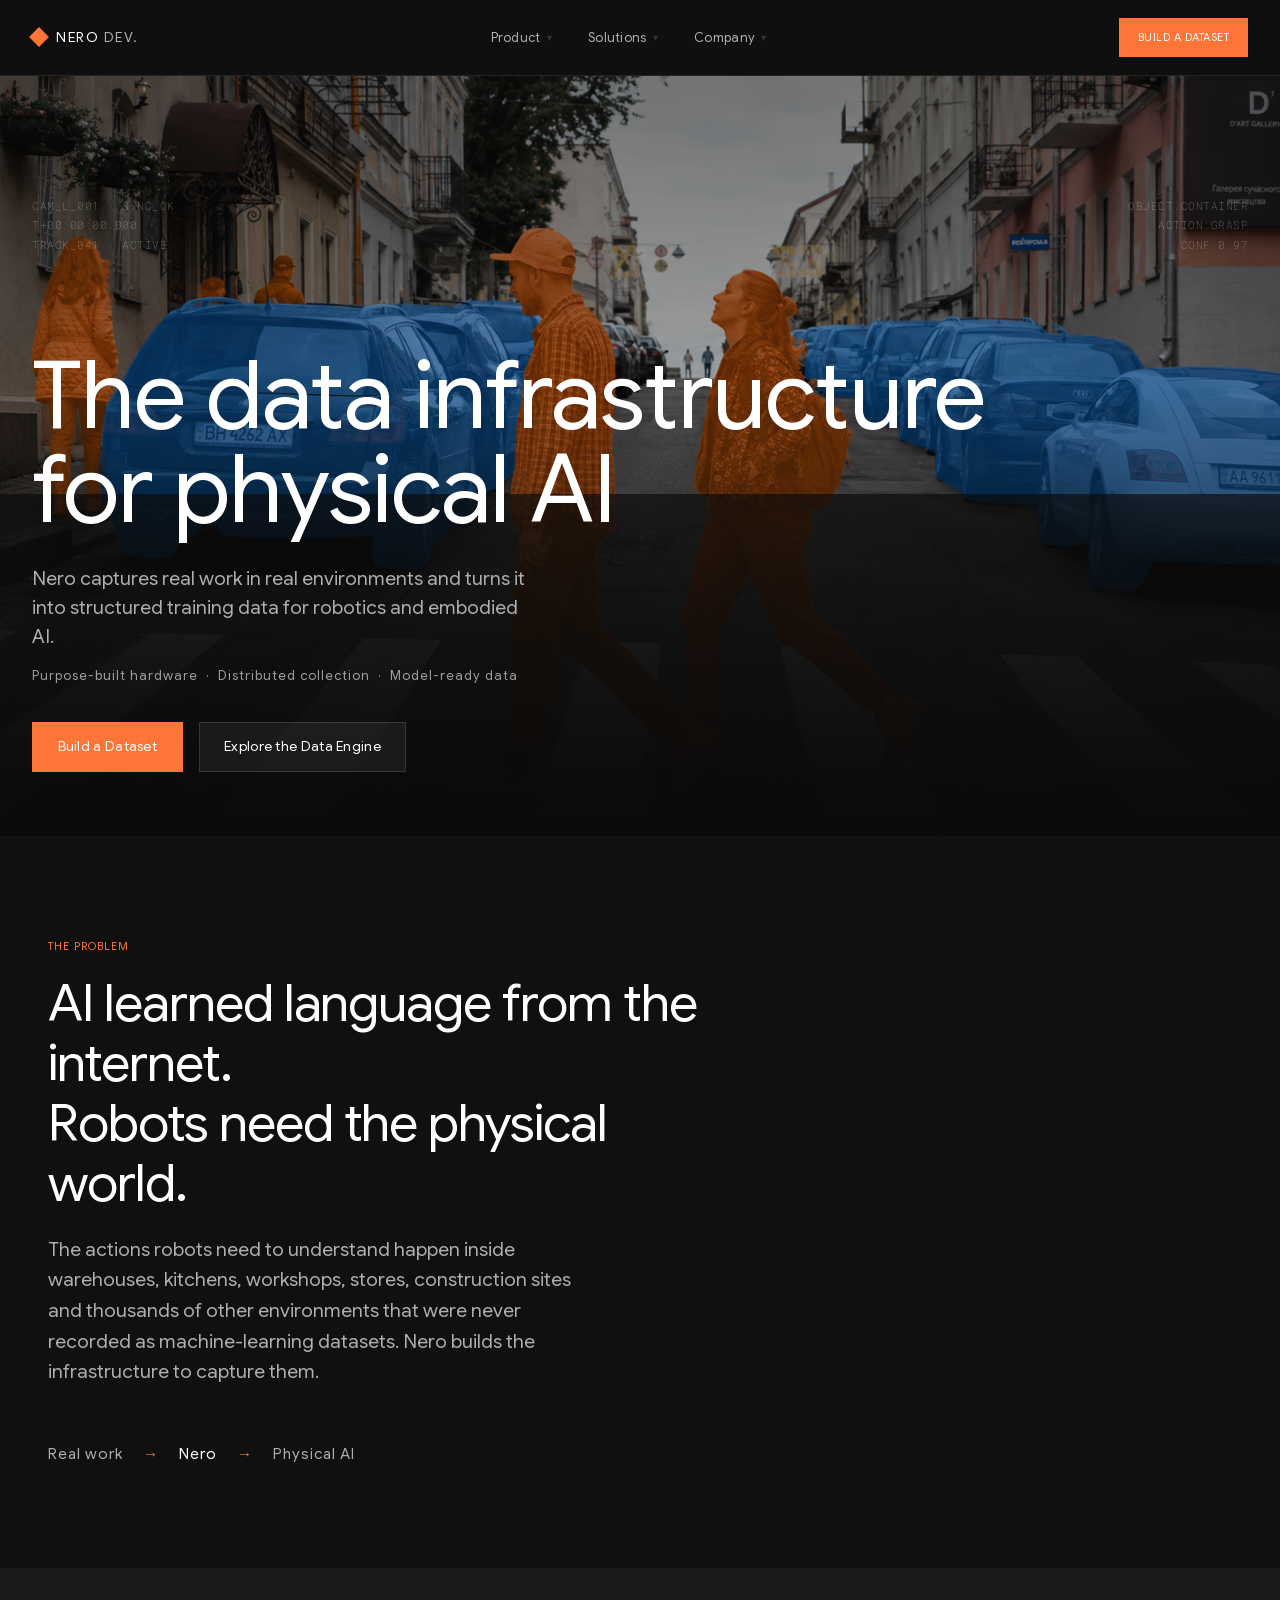
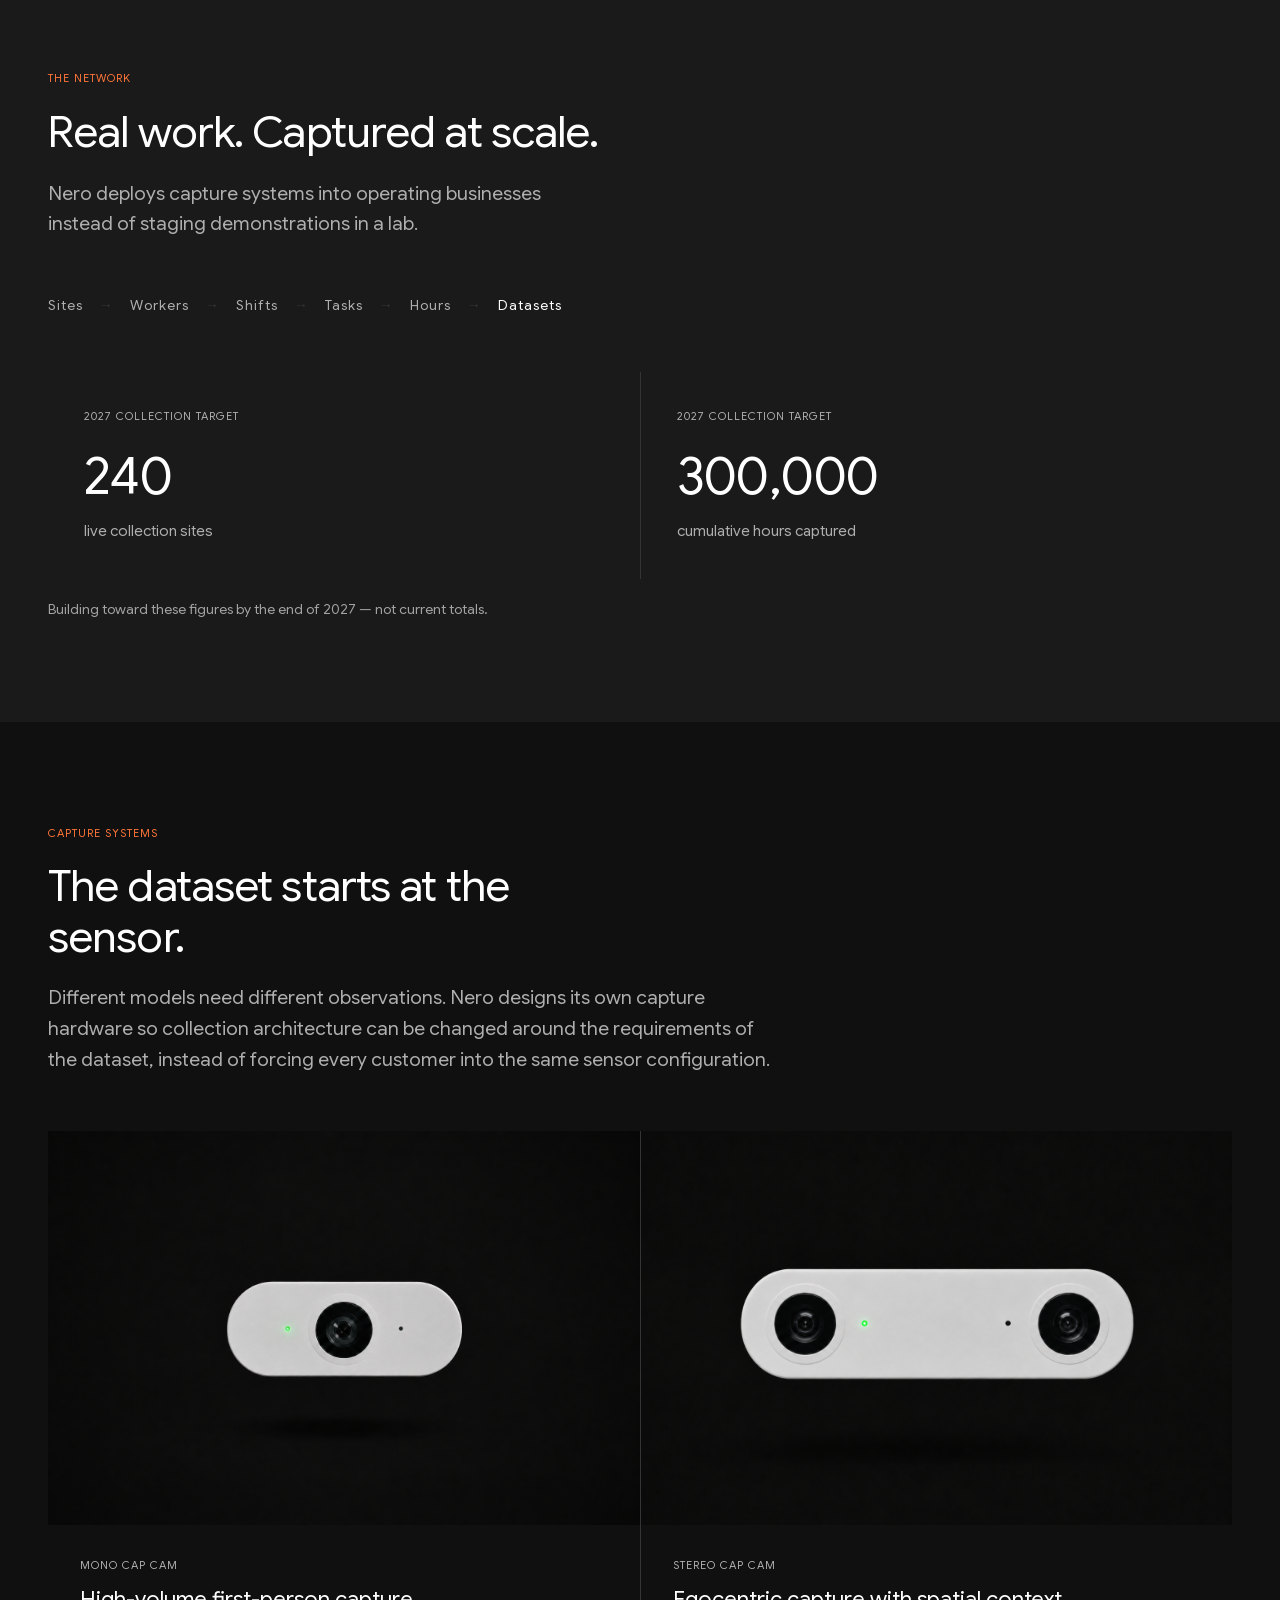
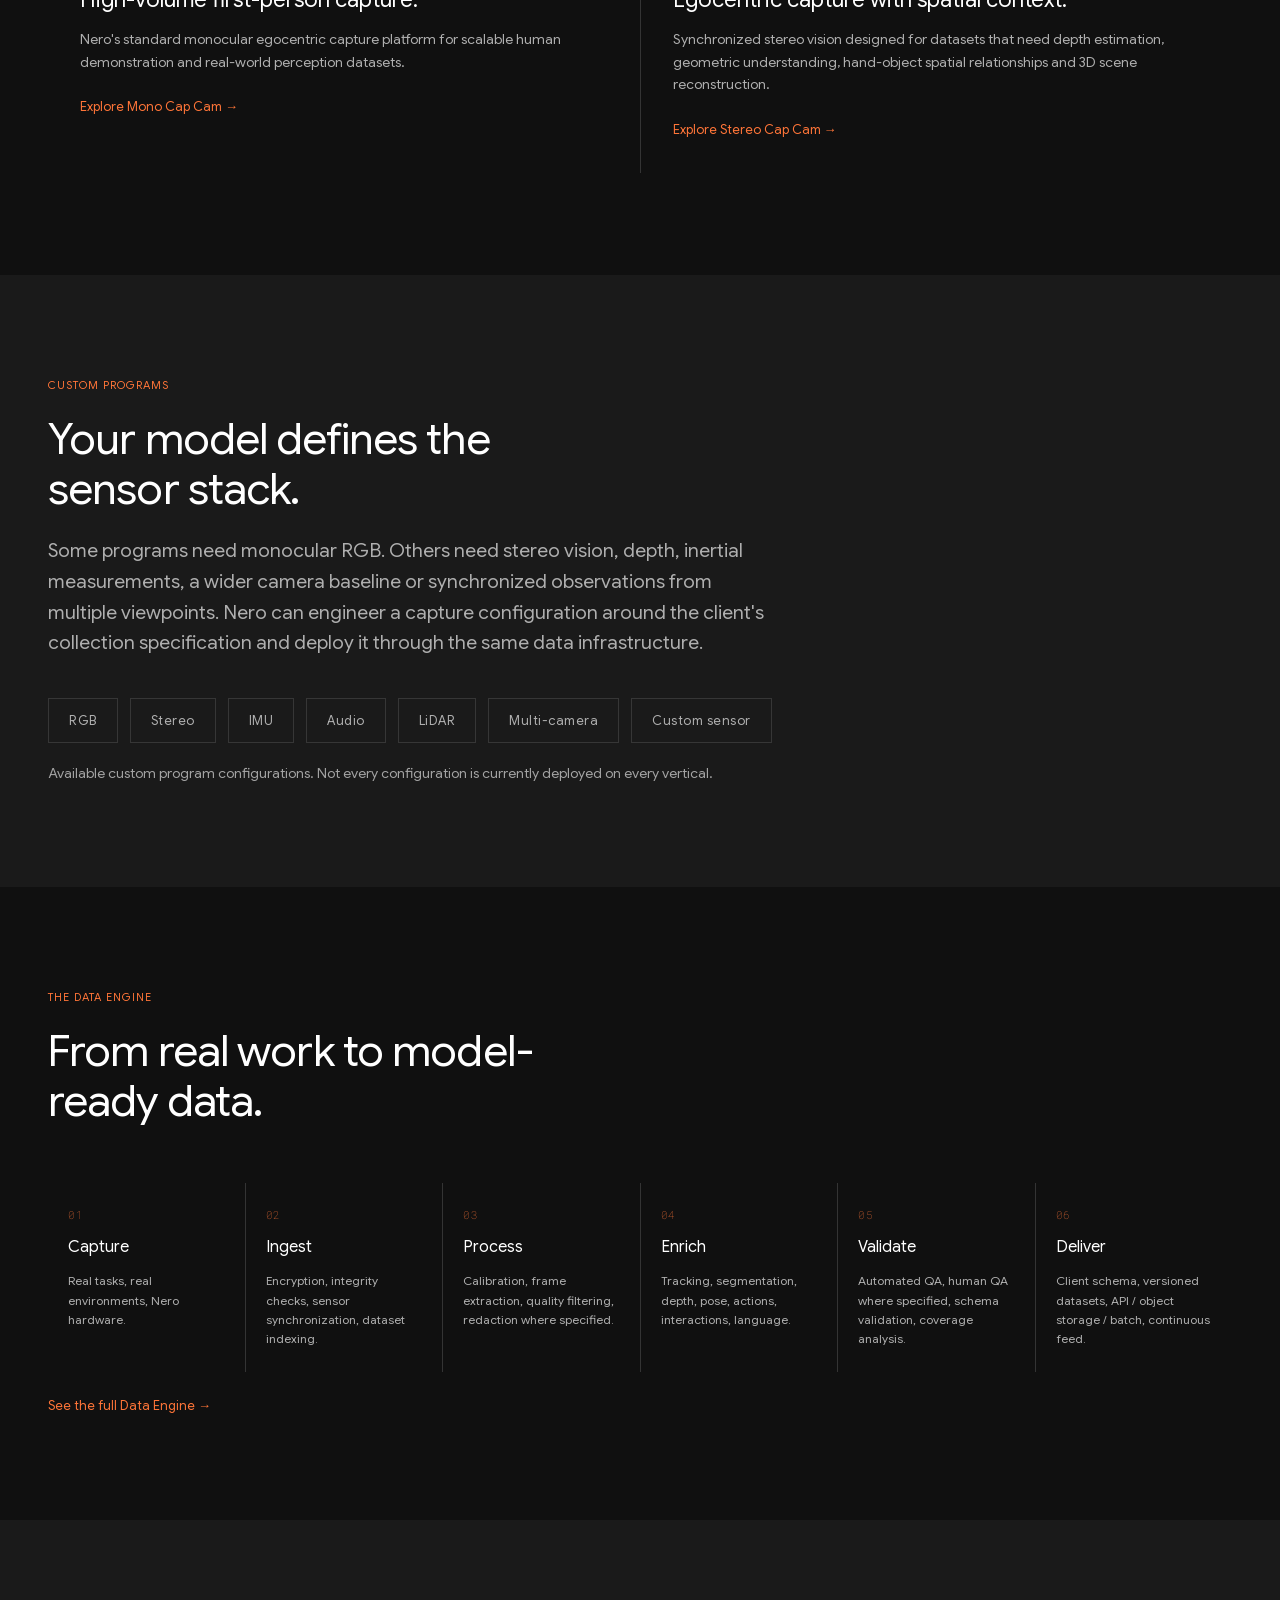
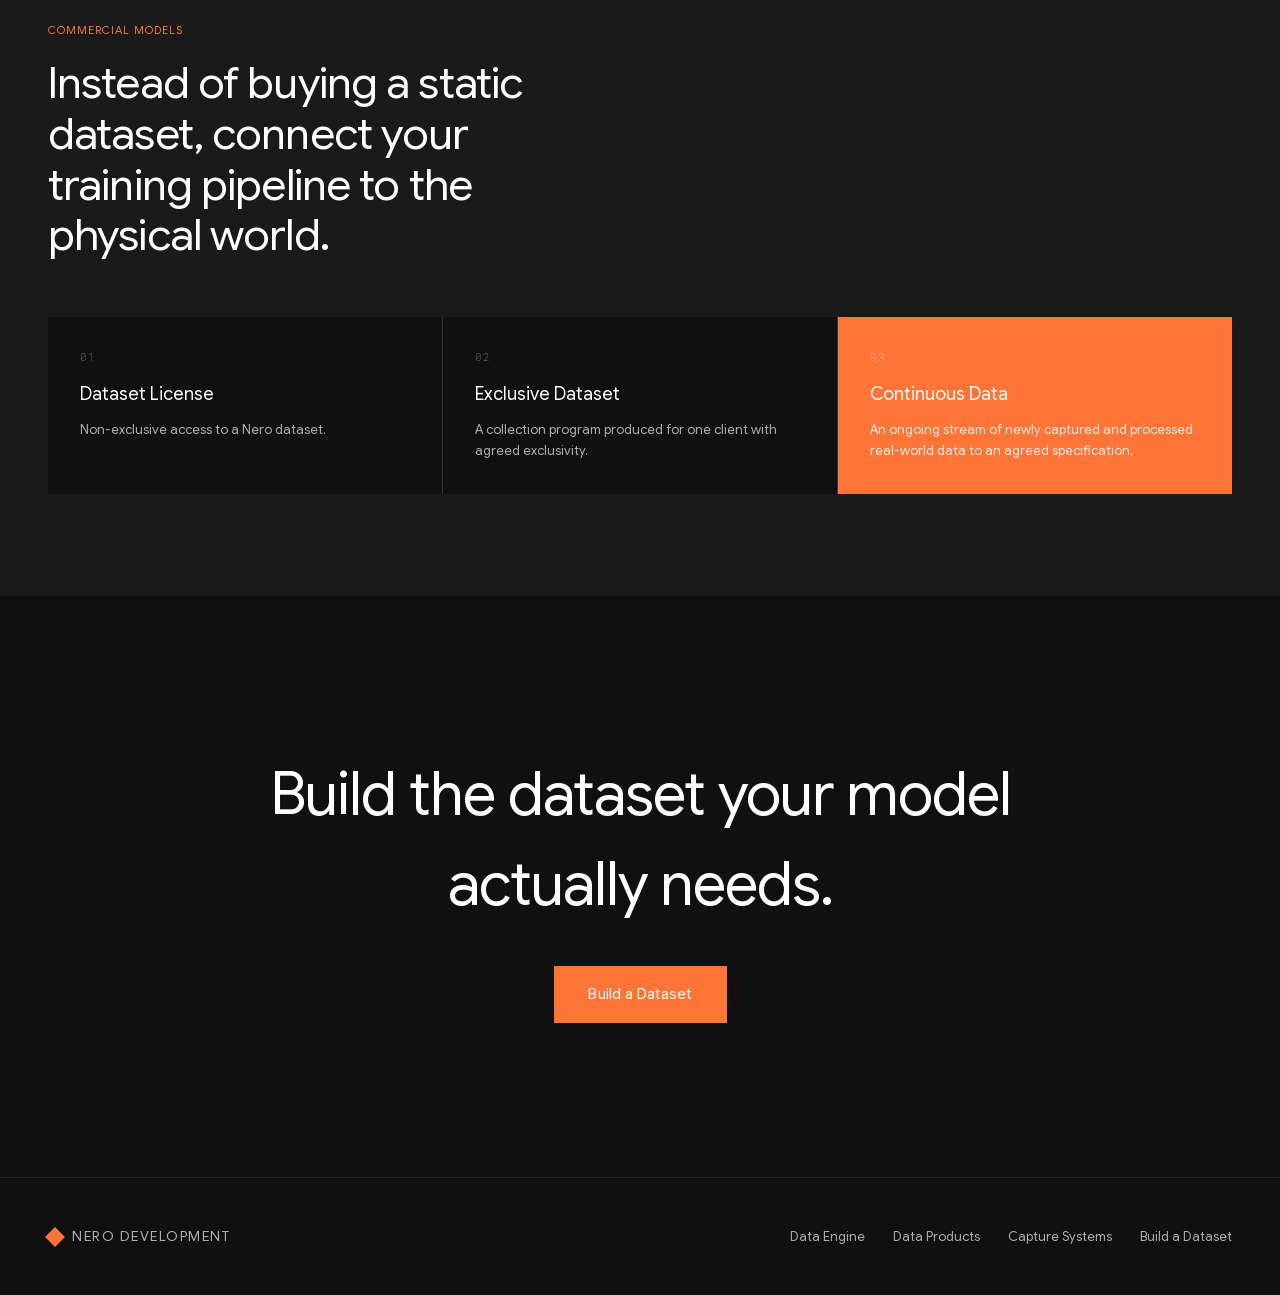
<file: index.html>
<!DOCTYPE html>
<html lang="en">
<head>
  <meta charset="utf-8">
  <meta name="viewport" content="width=device-width, initial-scale=1">
  <title>Nero Development — The Data Infrastructure for Physical AI</title>
  <meta name="description" content="Nero captures real work in real environments and turns it into structured training data for robotics and embodied AI. Purpose-built hardware, distributed collection, model-ready data.">
  <meta name="theme-color" content="#101010">

  <!-- Favicon -->
  <link rel="icon" type="image/svg+xml" href="data:image/svg+xml,%3Csvg xmlns='http://www.w3.org/2000/svg' viewBox='0 0 20 20'%3E%3Crect x='4' y='4' width='12' height='12' fill='%23FF7538' transform='rotate(45 10 10)'/%3E%3C/svg%3E">

  <meta property="og:title" content="Nero Development — The Data Infrastructure for Physical AI">
  <meta property="og:description" content="Nero captures real work in real environments and turns it into structured training data for robotics and embodied AI.">
  <meta property="og:type" content="website">

  <link rel="preconnect" href="https://fonts.gstatic.com" crossorigin>
  <link rel="stylesheet" href="styles/fonts.css">
  <link rel="stylesheet" href="styles/main.css">
  <link rel="stylesheet" href="styles/responsive.css">
</head>
<body>

  <!-- ============ Header / Nav ============ -->
  <header class="site-header">
    <div class="site-header__inner">
      <a class="brand" href="index.html" aria-label="Nero Development home">
        <span class="brand__mark" aria-hidden="true"></span>
        <span class="brand__name">NERO<span class="brand__name-dim"> DEV.</span></span>
      </a>

      <nav class="nav" aria-label="Primary">
        <button class="nav__toggle" type="button" aria-expanded="false" aria-controls="nav-menu">
          <span class="nav__toggle-bar"></span>
          <span class="nav__toggle-bar"></span>
          <span class="nav__toggle-bar"></span>
          <span class="sr-only">Menu</span>
        </button>

        <div class="nav__menu" id="nav-menu">
          <div class="nav__group">
            <button class="nav__group-label" type="button" aria-haspopup="true" aria-expanded="false">
              Product <span class="nav__caret" aria-hidden="true">▾</span>
            </button>
            <div class="nav__dropdown">
              <a class="nav__item" href="data-engine.html">
                <span class="nav__item-name">Data Engine</span>
                <span class="nav__item-desc">Capture to model-ready data</span>
              </a>
              <a class="nav__item" href="data-products.html">
                <span class="nav__item-name">Data Products</span>
                <span class="nav__item-desc">Sensor, perception &amp; task layers</span>
              </a>
              <a class="nav__item" href="capture-systems.html">
                <span class="nav__item-name">Capture Systems</span>
                <span class="nav__item-desc">Mono, stereo &amp; custom hardware</span>
              </a>
            </div>
          </div>

          <div class="nav__group">
            <button class="nav__group-label" type="button" aria-haspopup="true" aria-expanded="false">
              Solutions <span class="nav__caret" aria-hidden="true">▾</span>
            </button>
            <div class="nav__dropdown">
              <a class="nav__item" href="verticals.html">
                <span class="nav__item-name">Verticals</span>
                <span class="nav__item-desc">Warehouse, kitchen, workshop, retail</span>
              </a>
              <a class="nav__item" href="licensing.html">
                <span class="nav__item-name">Licensing</span>
                <span class="nav__item-desc">Dataset, exclusive &amp; continuous access</span>
              </a>
              <a class="nav__item" href="for-businesses.html">
                <span class="nav__item-name">For Businesses</span>
                <span class="nav__item-desc">Host capture, get compensated</span>
              </a>
            </div>
          </div>

          <div class="nav__group">
            <button class="nav__group-label" type="button" aria-haspopup="true" aria-expanded="false">
              Company <span class="nav__caret" aria-hidden="true">▾</span>
            </button>
            <div class="nav__dropdown">
              <a class="nav__item" href="security-governance.html">
                <span class="nav__item-name">Security &amp; Governance</span>
                <span class="nav__item-desc">Consent, redaction, data controls</span>
              </a>
              <a class="nav__item" href="company.html">
                <span class="nav__item-name">Company</span>
                <span class="nav__item-desc">Mission, team &amp; careers</span>
              </a>
            </div>
          </div>

          <a class="btn btn--primary nav__cta nav__cta--mobile" href="build-a-dataset.html">Build a Dataset</a>
        </div>
      </nav>

      <a class="btn btn--primary nav__cta" href="build-a-dataset.html">Build a Dataset</a>
    </div>
  </header>

  <main id="top">

    <!-- ============ Hero ============ -->
    <section class="hero" aria-label="Introduction">
      <img class="hero__bg" src="assets/photos/hero-perception.png" alt="" loading="eager">
      <div class="hero__scrim" aria-hidden="true"></div>
      <div class="hero__scrim-bottom" aria-hidden="true"></div>

      <div class="hero__hud hero__hud--left mono" aria-hidden="true">
        CAM_L_001 · SYNC_OK<br>
        T+00:00:00.000<br>
        TRACK_041 · ACTIVE
      </div>
      <div class="hero__hud hero__hud--right mono" aria-hidden="true">
        OBJECT.CONTAINER<br>
        ACTION.GRASP<br>
        CONF 0.97
      </div>

      <div class="hero__content">
        <h1 class="hero__headline">The data infrastructure<br>for physical AI</h1>
        <p class="hero__sub">Nero captures real work in real environments and turns it into structured training data for robotics and embodied AI.</p>
        <p class="hero__tags">Purpose-built hardware&nbsp;&nbsp;·&nbsp;&nbsp;Distributed collection&nbsp;&nbsp;·&nbsp;&nbsp;Model-ready data</p>
        <div class="hero__actions">
          <a class="btn btn--primary" href="build-a-dataset.html">Build a Dataset</a>
          <a class="btn btn--ghost" href="data-engine.html">Explore the Data Engine</a>
        </div>
      </div>
    </section>

    <!-- ============ The Problem ============ -->
    <section class="section" aria-labelledby="problem-title">
      <div class="container">
        <p class="eyebrow">The Problem</p>
        <h2 class="section-title" id="problem-title">AI learned language from the internet.<br>Robots need the physical world.</h2>
        <p class="lead">The actions robots need to understand happen inside warehouses, kitchens, workshops, stores, construction sites and thousands of other environments that were never recorded as machine-learning datasets. Nero builds the infrastructure to capture them.</p>
        <div class="flow">
          <span>Real work</span>
          <span class="flow__arrow" aria-hidden="true">→</span>
          <span class="flow__accent">Nero</span>
          <span class="flow__arrow" aria-hidden="true">→</span>
          <span>Physical AI</span>
        </div>
      </div>
    </section>

    <!-- ============ The Network ============ -->
    <section class="section section--charcoal" aria-labelledby="network-title">
      <div class="container">
        <p class="eyebrow">The Network</p>
        <h2 class="section-title section-title--md" id="network-title">Real work. Captured at scale.</h2>
        <p class="lead">Nero deploys capture systems into operating businesses instead of staging demonstrations in a lab.</p>

        <div class="pipeline-flow">
          <span>Sites</span><span class="pipeline-flow__arrow" aria-hidden="true">→</span>
          <span>Workers</span><span class="pipeline-flow__arrow" aria-hidden="true">→</span>
          <span>Shifts</span><span class="pipeline-flow__arrow" aria-hidden="true">→</span>
          <span>Tasks</span><span class="pipeline-flow__arrow" aria-hidden="true">→</span>
          <span>Hours</span><span class="pipeline-flow__arrow" aria-hidden="true">→</span>
          <span class="pipeline-flow__end">Datasets</span>
        </div>

        <div class="stat-grid">
          <div class="stat-tile">
            <p class="stat-tile__label">2027 Collection Target</p>
            <p class="stat-tile__value">240</p>
            <p class="stat-tile__caption">live collection sites</p>
          </div>
          <div class="stat-tile">
            <p class="stat-tile__label">2027 Collection Target</p>
            <p class="stat-tile__value">300,000</p>
            <p class="stat-tile__caption">cumulative hours captured</p>
          </div>
        </div>
        <p class="footnote">Building toward these figures by the end of 2027 — not current totals.</p>
      </div>
    </section>

    <!-- ============ Capture Systems ============ -->
    <section class="section" aria-labelledby="hardware-title">
      <div class="container">
        <p class="eyebrow">Capture Systems</p>
        <h2 class="section-title section-title--md" id="hardware-title">The dataset starts at the sensor.</h2>
        <p class="lead lead--wide">Different models need different observations. Nero designs its own capture hardware so collection architecture can be changed around the requirements of the dataset, instead of forcing every customer into the same sensor configuration.</p>

        <div class="hw-grid">
          <article class="hw-card">
            <div class="hw-card__media">
              <img src="assets/photos/mono-cap-cam.png" alt="Nero Mono Cap Cam — single-lens egocentric camera unit" loading="lazy">
            </div>
            <div class="hw-card__body">
              <p class="hw-card__eyebrow">Mono Cap Cam</p>
              <h3 class="hw-card__title">High-volume first-person capture.</h3>
              <p class="hw-card__text">Nero's standard monocular egocentric capture platform for scalable human demonstration and real-world perception datasets.</p>
              <a class="link-arrow" href="capture-systems.html#mono">Explore Mono Cap Cam <span aria-hidden="true">→</span></a>
            </div>
          </article>
          <article class="hw-card">
            <div class="hw-card__media">
              <img src="assets/photos/stereo-cap-cam.png" alt="Nero Stereo Cap Cam — dual-lens egocentric capture unit" loading="lazy">
            </div>
            <div class="hw-card__body">
              <p class="hw-card__eyebrow">Stereo Cap Cam</p>
              <h3 class="hw-card__title">Egocentric capture with spatial context.</h3>
              <p class="hw-card__text">Synchronized stereo vision designed for datasets that need depth estimation, geometric understanding, hand-object spatial relationships and 3D scene reconstruction.</p>
              <a class="link-arrow" href="capture-systems.html#stereo">Explore Stereo Cap Cam <span aria-hidden="true">→</span></a>
            </div>
          </article>
        </div>
      </div>
    </section>

    <!-- ============ Custom Sensor Stack ============ -->
    <section class="section section--charcoal" aria-labelledby="custom-title">
      <div class="container">
        <p class="eyebrow">Custom Programs</p>
        <h2 class="section-title section-title--md" id="custom-title">Your model defines the sensor stack.</h2>
        <p class="lead lead--wide">Some programs need monocular RGB. Others need stereo vision, depth, inertial measurements, a wider camera baseline or synchronized observations from multiple viewpoints. Nero can engineer a capture configuration around the client's collection specification and deploy it through the same data infrastructure.</p>

        <ul class="chips">
          <li class="chip">RGB</li>
          <li class="chip">Stereo</li>
          <li class="chip">IMU</li>
          <li class="chip">Audio</li>
          <li class="chip">LiDAR</li>
          <li class="chip">Multi-camera</li>
          <li class="chip">Custom sensor</li>
        </ul>
        <p class="footnote">Available custom program configurations. Not every configuration is currently deployed on every vertical.</p>
      </div>
    </section>

    <!-- ============ The Data Engine ============ -->
    <section class="section" aria-labelledby="pipeline-title">
      <div class="container">
        <p class="eyebrow">The Data Engine</p>
        <h2 class="section-title section-title--md" id="pipeline-title">From real work to model-ready data.</h2>

        <ol class="pipeline-grid">
          <li class="pipeline-stage">
            <p class="pipeline-stage__num mono">01</p>
            <p class="pipeline-stage__name">Capture</p>
            <p class="pipeline-stage__desc">Real tasks, real environments, Nero hardware.</p>
          </li>
          <li class="pipeline-stage">
            <p class="pipeline-stage__num mono">02</p>
            <p class="pipeline-stage__name">Ingest</p>
            <p class="pipeline-stage__desc">Encryption, integrity checks, sensor synchronization, dataset indexing.</p>
          </li>
          <li class="pipeline-stage">
            <p class="pipeline-stage__num mono">03</p>
            <p class="pipeline-stage__name">Process</p>
            <p class="pipeline-stage__desc">Calibration, frame extraction, quality filtering, redaction where specified.</p>
          </li>
          <li class="pipeline-stage">
            <p class="pipeline-stage__num mono">04</p>
            <p class="pipeline-stage__name">Enrich</p>
            <p class="pipeline-stage__desc">Tracking, segmentation, depth, pose, actions, interactions, language.</p>
          </li>
          <li class="pipeline-stage">
            <p class="pipeline-stage__num mono">05</p>
            <p class="pipeline-stage__name">Validate</p>
            <p class="pipeline-stage__desc">Automated QA, human QA where specified, schema validation, coverage analysis.</p>
          </li>
          <li class="pipeline-stage">
            <p class="pipeline-stage__num mono">06</p>
            <p class="pipeline-stage__name">Deliver</p>
            <p class="pipeline-stage__desc">Client schema, versioned datasets, API / object storage / batch, continuous feed.</p>
          </li>
        </ol>
        <a class="link-arrow" href="data-engine.html">See the full Data Engine <span aria-hidden="true">→</span></a>
      </div>
    </section>

    <!-- ============ Commercial Models ============ -->
    <section class="section section--charcoal" aria-labelledby="models-title">
      <div class="container">
        <p class="eyebrow">Commercial Models</p>
        <h2 class="section-title section-title--md" id="models-title">Instead of buying a static dataset, connect your training pipeline to the physical world.</h2>

        <div class="model-grid">
          <div class="model-card">
            <p class="model-card__num mono">01</p>
            <h3 class="model-card__title">Dataset License</h3>
            <p class="model-card__text">Non-exclusive access to a Nero dataset.</p>
          </div>
          <div class="model-card">
            <p class="model-card__num mono">02</p>
            <h3 class="model-card__title">Exclusive Dataset</h3>
            <p class="model-card__text">A collection program produced for one client with agreed exclusivity.</p>
          </div>
          <div class="model-card model-card--highlight">
            <p class="model-card__num mono">03</p>
            <h3 class="model-card__title">Continuous Data</h3>
            <p class="model-card__text">An ongoing stream of newly captured and processed real-world data to an agreed specification.</p>
          </div>
        </div>
      </div>
    </section>

    <!-- ============ Final CTA ============ -->
    <section class="section cta" aria-labelledby="cta-title">
      <div class="container">
        <h2 class="cta__headline" id="cta-title">Build the dataset your model actually needs.</h2>
        <a class="btn btn--primary btn--lg" href="build-a-dataset.html">Build a Dataset</a>
      </div>
    </section>

  </main>

  <!-- ============ Footer ============ -->
  <footer class="site-footer">
    <div class="container site-footer__inner">
      <div class="brand">
        <span class="brand__mark" aria-hidden="true"></span>
        <span class="brand__name">NERO DEVELOPMENT</span>
      </div>
      <nav class="site-footer__links" aria-label="Footer">
        <a href="data-engine.html">Data Engine</a>
        <a href="data-products.html">Data Products</a>
        <a href="capture-systems.html">Capture Systems</a>
        <a href="build-a-dataset.html">Build a Dataset</a>
      </nav>
    </div>
  </footer>

  <script src="scripts/nav.js"></script>
</body>
</html>
</file>
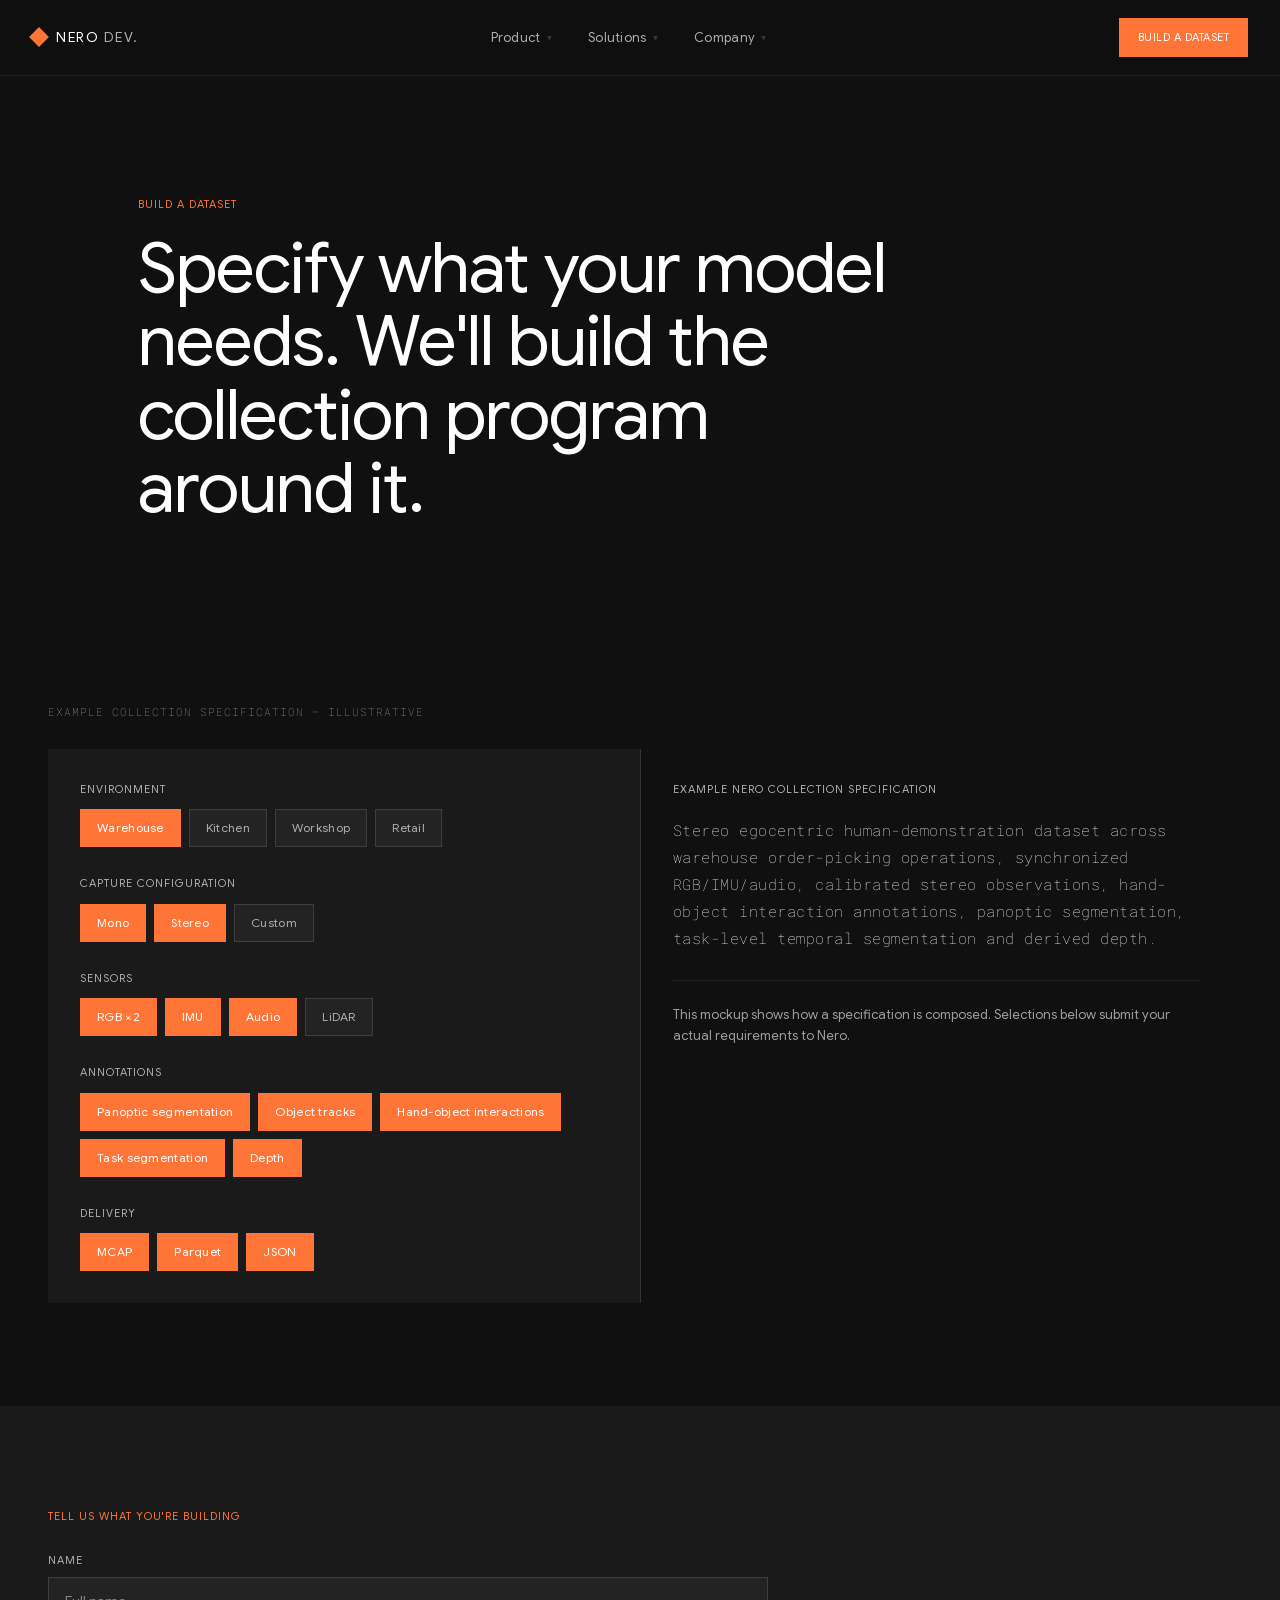
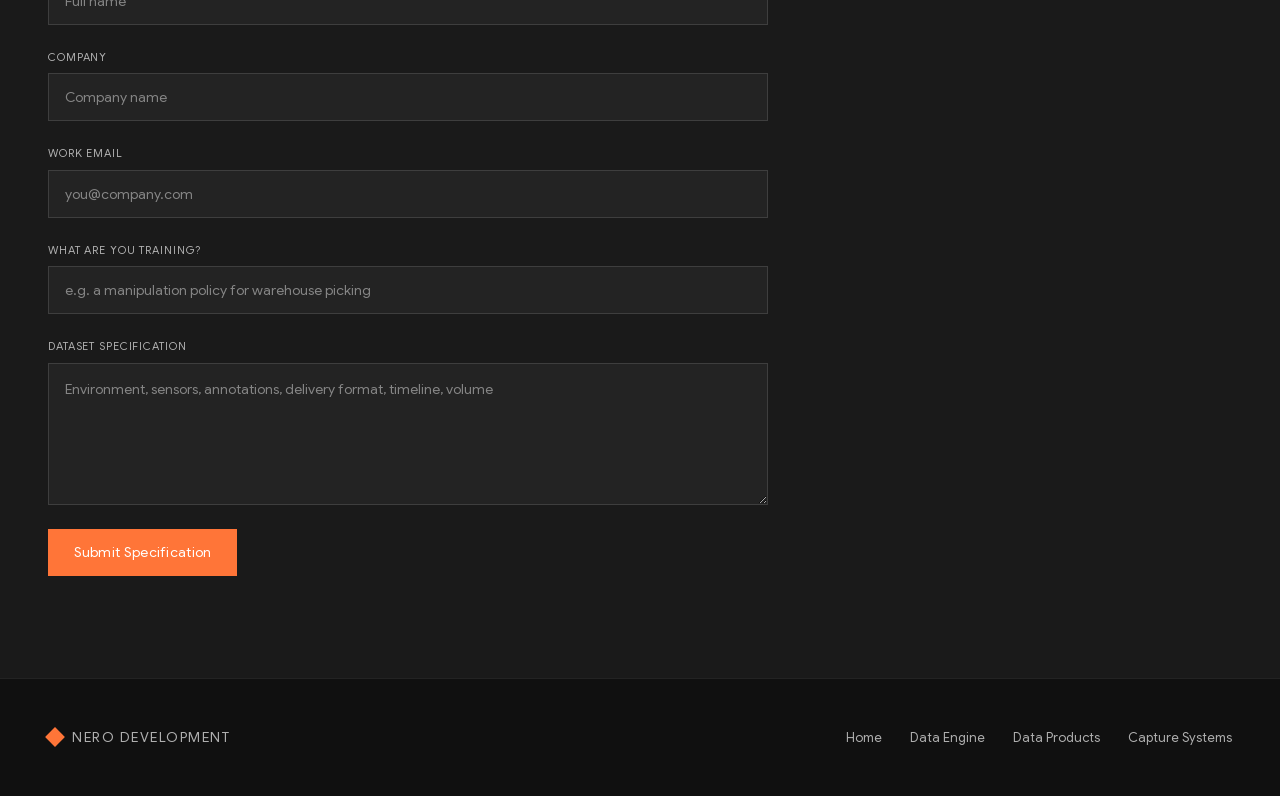
<file: build-a-dataset.html>
<!DOCTYPE html>
<html lang="en">
<head>
  <meta charset="utf-8">
  <meta name="viewport" content="width=device-width, initial-scale=1">
  <title>Build a Dataset — Nero Development</title>
  <meta name="description" content="Tell us what you're training. Specify the environment, sensors, annotations, delivery format, timeline and volume — Nero builds the collection program around it.">
  <meta name="theme-color" content="#101010">

  <!-- Favicon -->
  <link rel="icon" type="image/svg+xml" href="data:image/svg+xml,%3Csvg xmlns='http://www.w3.org/2000/svg' viewBox='0 0 20 20'%3E%3Crect x='4' y='4' width='12' height='12' fill='%23FF7538' transform='rotate(45 10 10)'/%3E%3C/svg%3E">

  <meta property="og:title" content="Build a Dataset — Nero Development">
  <meta property="og:description" content="Tell us what you're training. Specify the environment, sensors, annotations, delivery format, timeline and volume — Nero builds the collection program around it.">
  <meta property="og:type" content="website">

  <link rel="preconnect" href="https://fonts.gstatic.com" crossorigin>
  <link rel="stylesheet" href="styles/fonts.css">
  <link rel="stylesheet" href="styles/main.css">
  <link rel="stylesheet" href="styles/responsive.css">
  <link rel="stylesheet" href="styles/pages/build-a-dataset.css">
</head>
<body>

  <!-- ============ Header / Nav ============ -->
  <header class="site-header">
    <div class="site-header__inner">
      <a class="brand" href="index.html" aria-label="Nero Development home">
        <span class="brand__mark" aria-hidden="true"></span>
        <span class="brand__name">NERO<span class="brand__name-dim"> DEV.</span></span>
      </a>

      <nav class="nav" aria-label="Primary">
        <button class="nav__toggle" type="button" aria-expanded="false" aria-controls="nav-menu">
          <span class="nav__toggle-bar"></span>
          <span class="nav__toggle-bar"></span>
          <span class="nav__toggle-bar"></span>
          <span class="sr-only">Menu</span>
        </button>

        <div class="nav__menu" id="nav-menu">
          <div class="nav__group">
            <button class="nav__group-label" type="button" aria-haspopup="true" aria-expanded="false">
              Product <span class="nav__caret" aria-hidden="true">▾</span>
            </button>
            <div class="nav__dropdown">
              <a class="nav__item" href="data-engine.html">
                <span class="nav__item-name">Data Engine</span>
                <span class="nav__item-desc">Capture to model-ready data</span>
              </a>
              <a class="nav__item" href="data-products.html">
                <span class="nav__item-name">Data Products</span>
                <span class="nav__item-desc">Sensor, perception &amp; task layers</span>
              </a>
              <a class="nav__item" href="capture-systems.html">
                <span class="nav__item-name">Capture Systems</span>
                <span class="nav__item-desc">Mono, stereo &amp; custom hardware</span>
              </a>
            </div>
          </div>

          <div class="nav__group">
            <button class="nav__group-label" type="button" aria-haspopup="true" aria-expanded="false">
              Solutions <span class="nav__caret" aria-hidden="true">▾</span>
            </button>
            <div class="nav__dropdown">
              <a class="nav__item" href="verticals.html">
                <span class="nav__item-name">Verticals</span>
                <span class="nav__item-desc">Warehouse, kitchen, workshop, retail</span>
              </a>
              <a class="nav__item" href="licensing.html">
                <span class="nav__item-name">Licensing</span>
                <span class="nav__item-desc">Dataset, exclusive &amp; continuous access</span>
              </a>
              <a class="nav__item" href="for-businesses.html">
                <span class="nav__item-name">For Businesses</span>
                <span class="nav__item-desc">Host capture, get compensated</span>
              </a>
            </div>
          </div>

          <div class="nav__group">
            <button class="nav__group-label" type="button" aria-haspopup="true" aria-expanded="false">
              Company <span class="nav__caret" aria-hidden="true">▾</span>
            </button>
            <div class="nav__dropdown">
              <a class="nav__item" href="security-governance.html">
                <span class="nav__item-name">Security &amp; Governance</span>
                <span class="nav__item-desc">Consent, redaction, data controls</span>
              </a>
              <a class="nav__item" href="company.html">
                <span class="nav__item-name">Company</span>
                <span class="nav__item-desc">Mission, team &amp; careers</span>
              </a>
            </div>
          </div>

          <a class="btn btn--primary nav__cta nav__cta--mobile" href="build-a-dataset.html">Build a Dataset</a>
        </div>
      </nav>

      <a class="btn btn--primary nav__cta" href="build-a-dataset.html">Build a Dataset</a>
    </div>
  </header>

  <main id="top">

    <!-- ============ Page Intro ============ -->
    <div class="page-intro">
      <p class="eyebrow">Build a Dataset</p>
      <h1 class="page-intro__title">Specify what your model needs. We'll build the collection program around it.</h1>
    </div>

    <!-- ============ Illustrative Example Specification ============ -->
    <section class="section" aria-label="Example collection specification">
      <div class="container">
        <p class="spec-example__label mono">Example collection specification — illustrative</p>

        <div class="spec-panel">
          <div class="spec-panel__col spec-panel__col--left">
            <div class="spec-group">
              <p class="spec-group__label">Environment</p>
              <ul class="spec-chips">
                <li class="spec-chip spec-chip--selected">Warehouse</li>
                <li class="spec-chip">Kitchen</li>
                <li class="spec-chip">Workshop</li>
                <li class="spec-chip">Retail</li>
              </ul>
            </div>
            <div class="spec-group">
              <p class="spec-group__label">Capture Configuration</p>
              <ul class="spec-chips">
                <li class="spec-chip spec-chip--selected">Mono</li>
                <li class="spec-chip spec-chip--selected">Stereo</li>
                <li class="spec-chip">Custom</li>
              </ul>
            </div>
            <div class="spec-group">
              <p class="spec-group__label">Sensors</p>
              <ul class="spec-chips">
                <li class="spec-chip spec-chip--selected">RGB ×2</li>
                <li class="spec-chip spec-chip--selected">IMU</li>
                <li class="spec-chip spec-chip--selected">Audio</li>
                <li class="spec-chip">LiDAR</li>
              </ul>
            </div>
            <div class="spec-group">
              <p class="spec-group__label">Annotations</p>
              <ul class="spec-chips">
                <li class="spec-chip spec-chip--selected">Panoptic segmentation</li>
                <li class="spec-chip spec-chip--selected">Object tracks</li>
                <li class="spec-chip spec-chip--selected">Hand-object interactions</li>
                <li class="spec-chip spec-chip--selected">Task segmentation</li>
                <li class="spec-chip spec-chip--selected">Depth</li>
              </ul>
            </div>
            <div class="spec-group spec-group--last">
              <p class="spec-group__label">Delivery</p>
              <ul class="spec-chips">
                <li class="spec-chip spec-chip--selected">MCAP</li>
                <li class="spec-chip spec-chip--selected">Parquet</li>
                <li class="spec-chip spec-chip--selected">JSON</li>
              </ul>
            </div>
          </div>

          <div class="spec-panel__col spec-panel__col--right">
            <p class="spec-panel__right-label">Example Nero collection specification</p>
            <p class="spec-narrative mono">Stereo egocentric human-demonstration dataset across warehouse order-picking operations, synchronized RGB/IMU/audio, calibrated stereo observations, hand-object interaction annotations, panoptic segmentation, task-level temporal segmentation and derived depth.</p>
            <p class="spec-footnote">This mockup shows how a specification is composed. Selections below submit your actual requirements to Nero.</p>
          </div>
        </div>
      </div>
    </section>

    <!-- ============ Contact Form ============ -->
    <section class="section section--charcoal contact-section" aria-label="Tell us what you're building">
      <div class="container">
        <p class="eyebrow">Tell us what you're building</p>

        <form id="contact-form" class="contact-form" method="POST" action="mailto:inquiries@nerodevelopment.com" enctype="text/plain">
          <div class="form-field">
            <label class="form-label" for="name">Name</label>
            <input class="form-input" type="text" id="name" name="name" placeholder="Full name" required>
          </div>

          <div class="form-field">
            <label class="form-label" for="company">Company</label>
            <input class="form-input" type="text" id="company" name="company" placeholder="Company name">
          </div>

          <div class="form-field">
            <label class="form-label" for="email">Work Email</label>
            <input class="form-input" type="email" id="email" name="email" placeholder="you@company.com" required>
          </div>

          <div class="form-field">
            <label class="form-label" for="training">What Are You Training?</label>
            <input class="form-input" type="text" id="training" name="training" placeholder="e.g. a manipulation policy for warehouse picking">
          </div>

          <div class="form-field">
            <label class="form-label" for="spec">Dataset Specification</label>
            <textarea class="form-input form-textarea" id="spec" name="spec" rows="5" placeholder="Environment, sensors, annotations, delivery format, timeline, volume"></textarea>
          </div>

          <button type="submit" class="btn btn--primary contact-form__submit">Submit Specification</button>

          <p id="form-status" class="form-status" role="status" aria-live="polite"></p>
        </form>
      </div>
    </section>

  </main>

  <!-- ============ Footer ============ -->
  <footer class="site-footer">
    <div class="container site-footer__inner">
      <div class="brand">
        <span class="brand__mark" aria-hidden="true"></span>
        <span class="brand__name">NERO DEVELOPMENT</span>
      </div>
      <nav class="site-footer__links" aria-label="Footer">
        <a href="index.html">Home</a>
        <a href="data-engine.html">Data Engine</a>
        <a href="data-products.html">Data Products</a>
        <a href="capture-systems.html">Capture Systems</a>
      </nav>
    </div>
  </footer>
  <script src="scripts/nav.js"></script>
  <script src="scripts/build-a-dataset.js"></script>
</body>
</html>
</file>
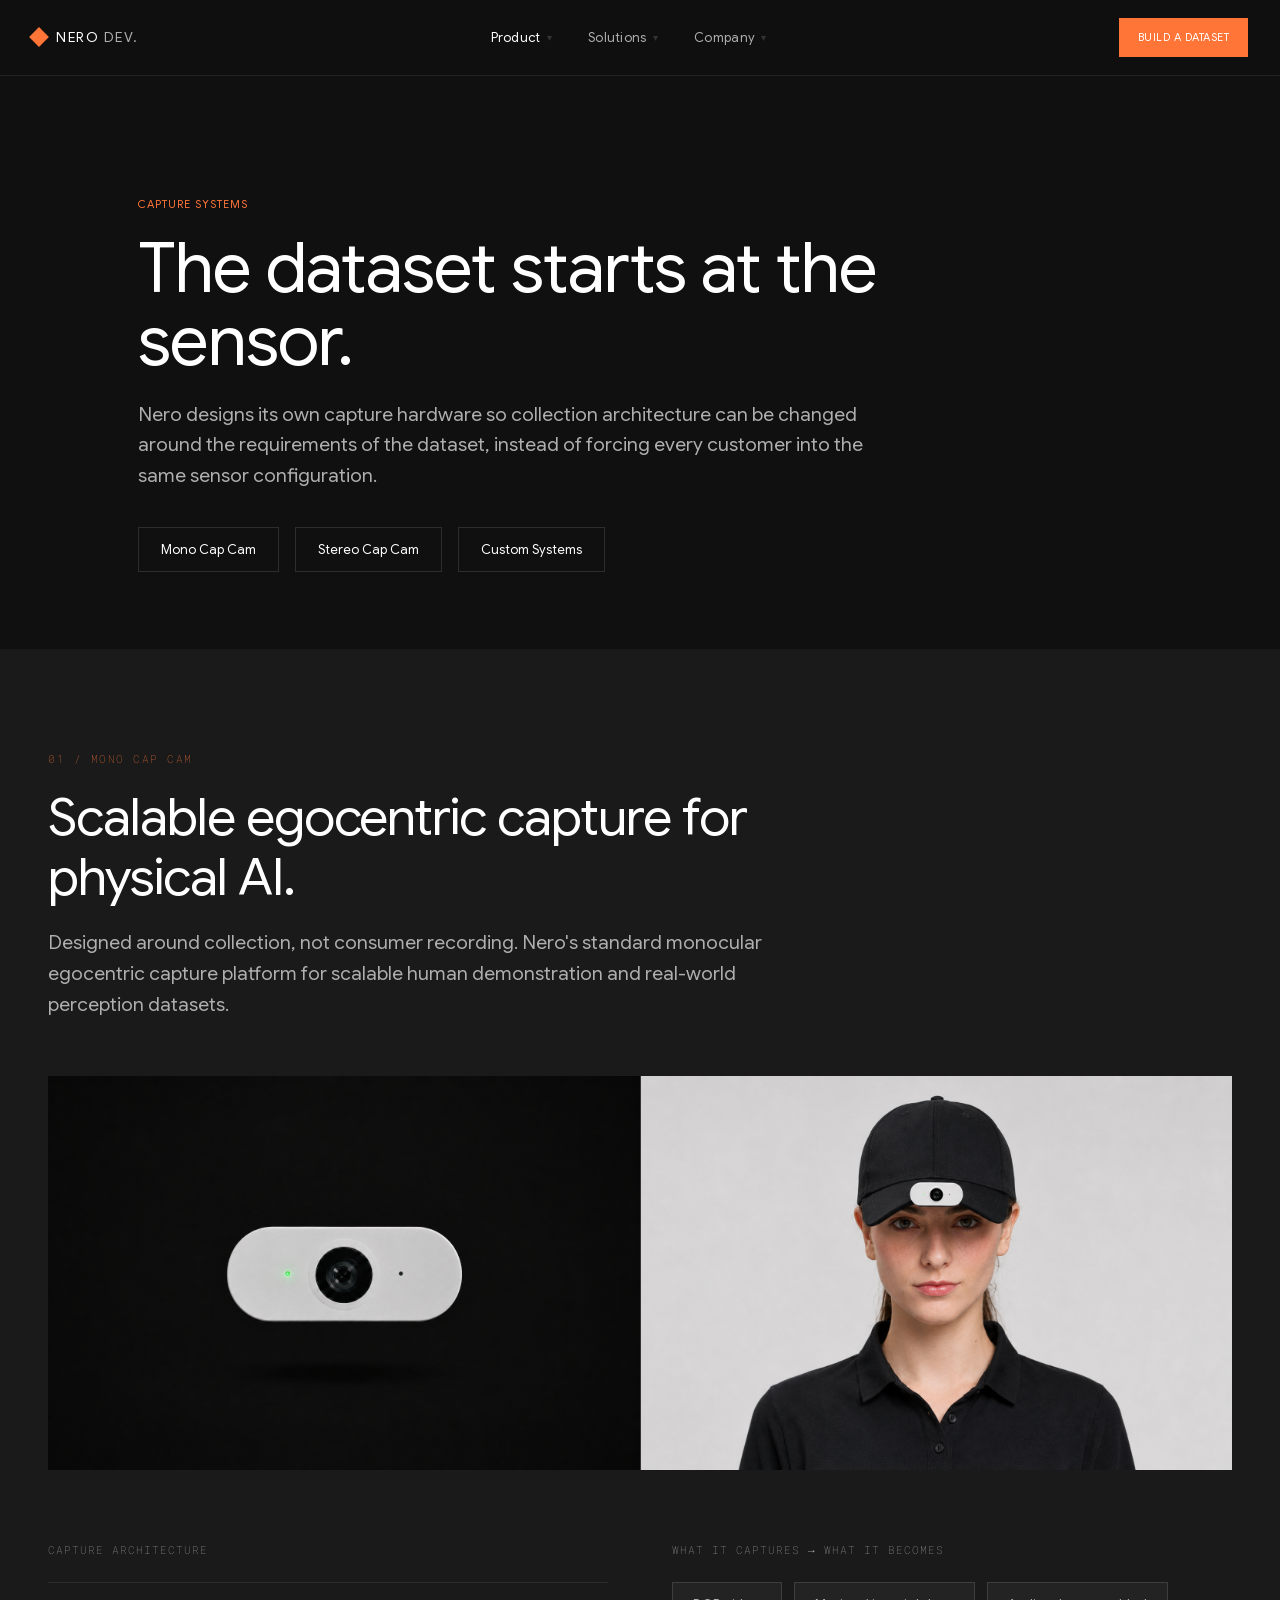
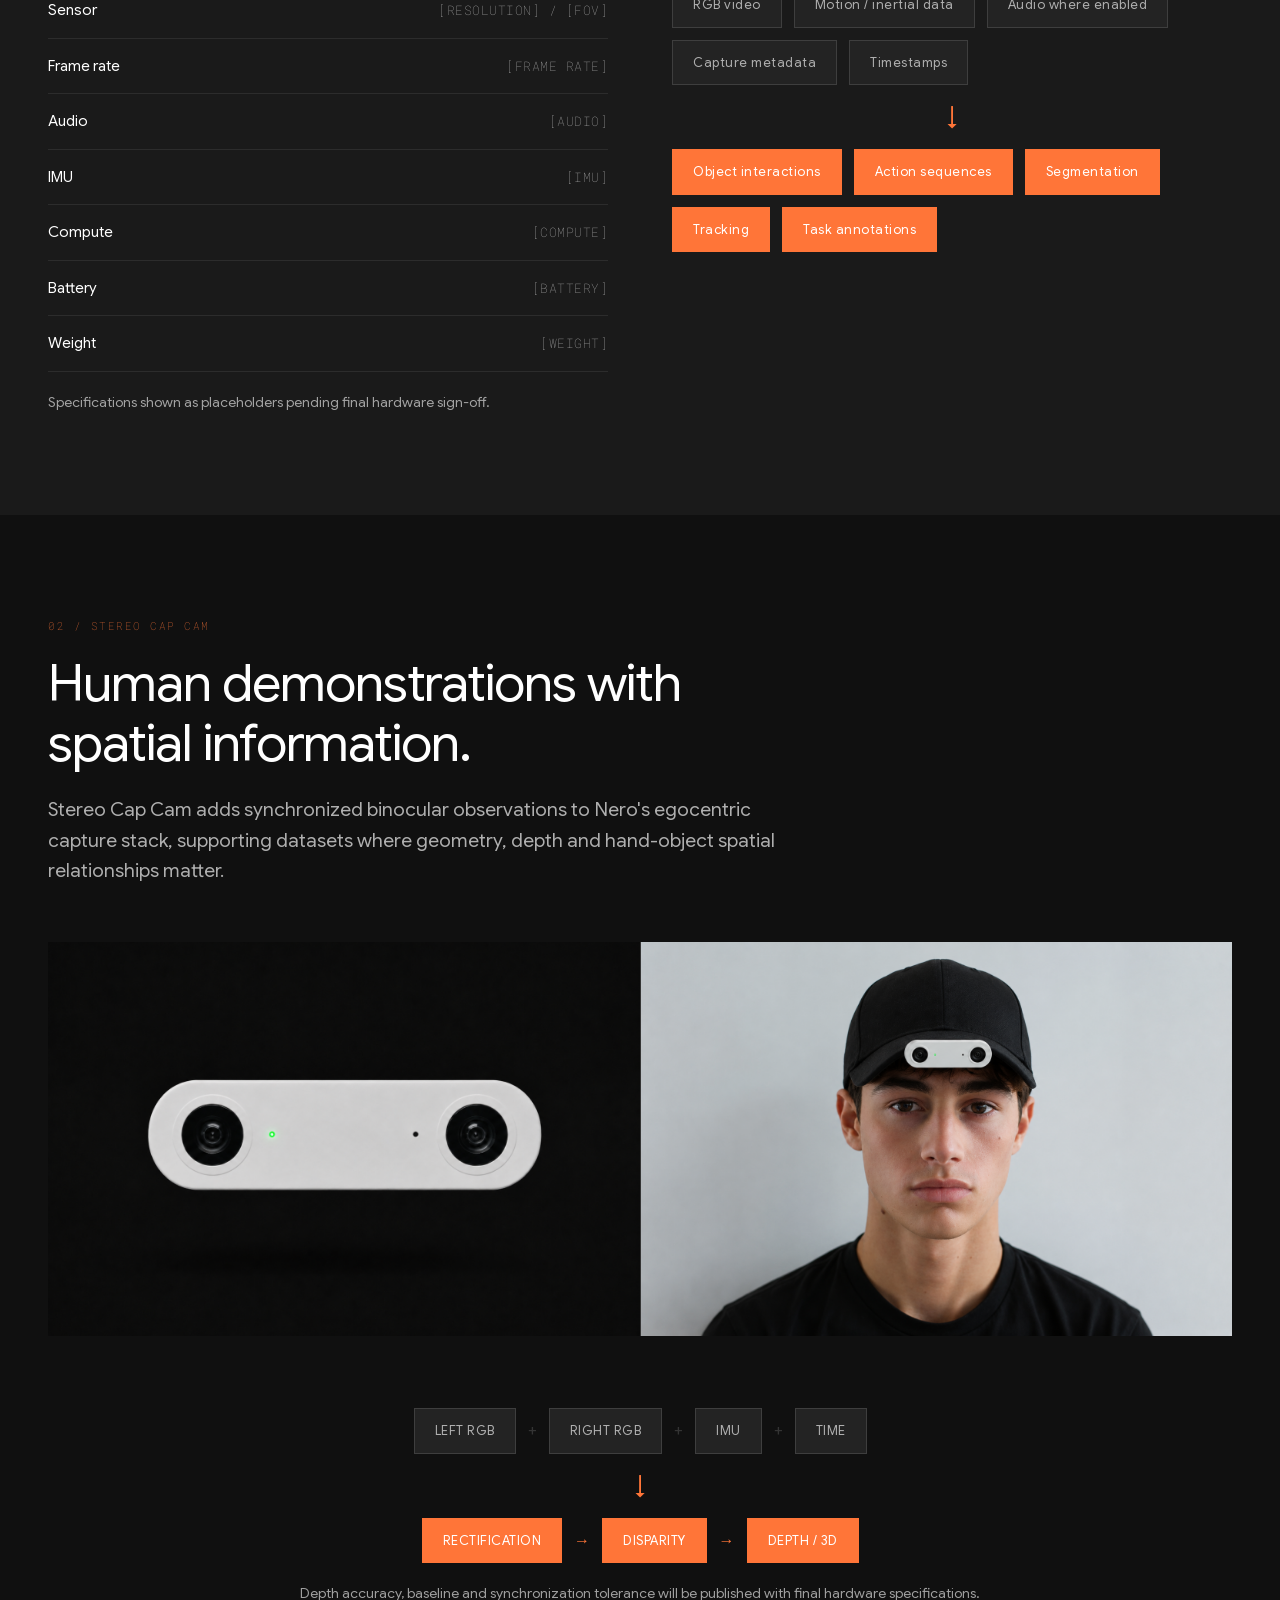
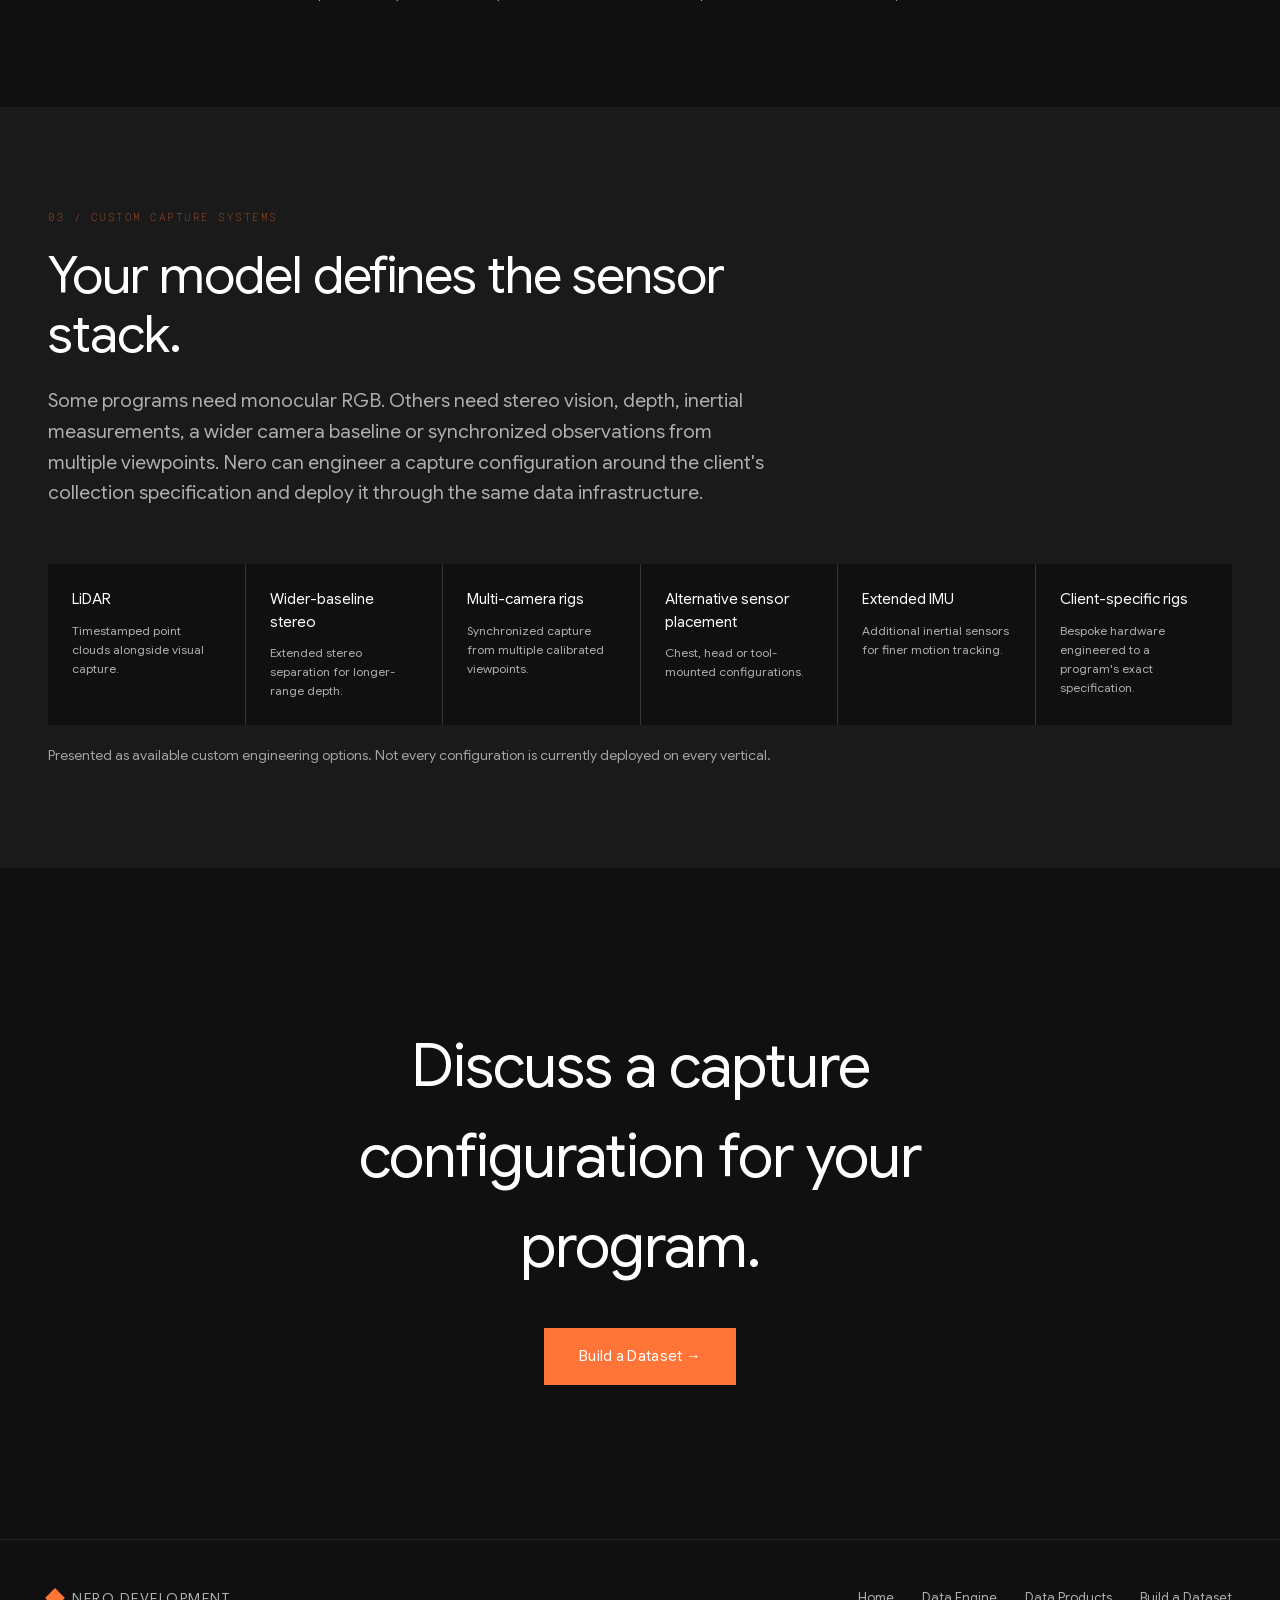
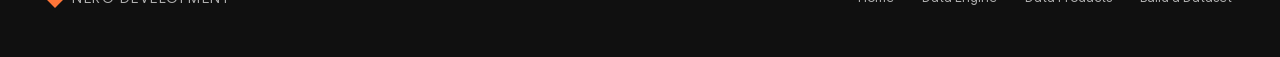
<file: capture-systems.html>
<!DOCTYPE html>
<html lang="en">
<head>
  <meta charset="utf-8">
  <meta name="viewport" content="width=device-width, initial-scale=1">
  <title>Capture Systems — Nero Development</title>
  <meta name="description" content="Nero designs its own capture hardware — Mono Cap Cam, Stereo Cap Cam, and custom sensor configurations — so collection architecture can be built around what each dataset actually needs.">
  <meta name="theme-color" content="#101010">

  <!-- Favicon -->
  <link rel="icon" type="image/svg+xml" href="data:image/svg+xml,%3Csvg xmlns='http://www.w3.org/2000/svg' viewBox='0 0 20 20'%3E%3Crect x='4' y='4' width='12' height='12' fill='%23FF7538' transform='rotate(45 10 10)'/%3E%3C/svg%3E">

  <meta property="og:title" content="Capture Systems — Nero Development">
  <meta property="og:description" content="Nero designs its own capture hardware — Mono Cap Cam, Stereo Cap Cam, and custom sensor configurations — so collection architecture can be built around what each dataset actually needs.">
  <meta property="og:type" content="website">

  <link rel="preconnect" href="https://fonts.gstatic.com" crossorigin>
  <link rel="stylesheet" href="styles/fonts.css">
  <link rel="stylesheet" href="styles/main.css">
  <link rel="stylesheet" href="styles/responsive.css">
  <link rel="stylesheet" href="styles/pages/capture-systems.css">
</head>
<body>

  <!-- ============ Header / Nav ============ -->
  <header class="site-header">
    <div class="site-header__inner">
      <a class="brand" href="index.html" aria-label="Nero Development home">
        <span class="brand__mark" aria-hidden="true"></span>
        <span class="brand__name">NERO<span class="brand__name-dim"> DEV.</span></span>
      </a>

      <nav class="nav" aria-label="Primary">
        <button class="nav__toggle" type="button" aria-expanded="false" aria-controls="nav-menu">
          <span class="nav__toggle-bar"></span>
          <span class="nav__toggle-bar"></span>
          <span class="nav__toggle-bar"></span>
          <span class="sr-only">Menu</span>
        </button>

        <div class="nav__menu" id="nav-menu">
          <div class="nav__group">
            <button class="nav__group-label nav__group-label--active" type="button" aria-haspopup="true" aria-expanded="false">
              Product <span class="nav__caret" aria-hidden="true">▾</span>
            </button>
            <div class="nav__dropdown">
              <a class="nav__item" href="data-engine.html">
                <span class="nav__item-name">Data Engine</span>
                <span class="nav__item-desc">Capture to model-ready data</span>
              </a>
              <a class="nav__item" href="data-products.html">
                <span class="nav__item-name">Data Products</span>
                <span class="nav__item-desc">Sensor, perception &amp; task layers</span>
              </a>
              <a class="nav__item" href="capture-systems.html">
                <span class="nav__item-name">Capture Systems</span>
                <span class="nav__item-desc">Mono, stereo &amp; custom hardware</span>
              </a>
            </div>
          </div>

          <div class="nav__group">
            <button class="nav__group-label" type="button" aria-haspopup="true" aria-expanded="false">
              Solutions <span class="nav__caret" aria-hidden="true">▾</span>
            </button>
            <div class="nav__dropdown">
              <a class="nav__item" href="verticals.html">
                <span class="nav__item-name">Verticals</span>
                <span class="nav__item-desc">Warehouse, kitchen, workshop, retail</span>
              </a>
              <a class="nav__item" href="licensing.html">
                <span class="nav__item-name">Licensing</span>
                <span class="nav__item-desc">Dataset, exclusive &amp; continuous access</span>
              </a>
              <a class="nav__item" href="for-businesses.html">
                <span class="nav__item-name">For Businesses</span>
                <span class="nav__item-desc">Host capture, get compensated</span>
              </a>
            </div>
          </div>

          <div class="nav__group">
            <button class="nav__group-label" type="button" aria-haspopup="true" aria-expanded="false">
              Company <span class="nav__caret" aria-hidden="true">▾</span>
            </button>
            <div class="nav__dropdown">
              <a class="nav__item" href="security-governance.html">
                <span class="nav__item-name">Security &amp; Governance</span>
                <span class="nav__item-desc">Consent, redaction, data controls</span>
              </a>
              <a class="nav__item" href="company.html">
                <span class="nav__item-name">Company</span>
                <span class="nav__item-desc">Mission, team &amp; careers</span>
              </a>
            </div>
          </div>

          <a class="btn btn--primary nav__cta nav__cta--mobile" href="build-a-dataset.html">Build a Dataset</a>
        </div>
      </nav>

      <a class="btn btn--primary nav__cta" href="build-a-dataset.html">Build a Dataset</a>
    </div>
  </header>

  <main id="top">

    <!-- ============ Page Intro ============ -->
    <div class="page-intro">
      <p class="eyebrow">Capture Systems</p>
      <h1 class="page-intro__title">The dataset starts at the sensor.</h1>
      <p class="lead lead--wide">Nero designs its own capture hardware so collection architecture can be changed around the requirements of the dataset, instead of forcing every customer into the same sensor configuration.</p>
      <nav class="page-links" aria-label="Jump to section">
        <a href="#mono">Mono Cap Cam</a>
        <a href="#stereo">Stereo Cap Cam</a>
        <a href="#custom">Custom Systems</a>
      </nav>
    </div>

    <!-- ============ Mono Cap Cam ============ -->
    <section class="section section--charcoal cap-section" id="mono" aria-labelledby="mono-title">
      <div class="container">
        <p class="cap-section__label mono">01 / MONO CAP CAM</p>
        <h2 class="cap-section__title" id="mono-title">Scalable egocentric capture for physical AI.</h2>
        <p class="lead lead--wide">Designed around collection, not consumer recording. Nero's standard monocular egocentric capture platform for scalable human demonstration and real-world perception datasets.</p>

        <div class="cap-media-grid">
          <div class="cap-media">
            <img src="assets/photos/mono-cap-cam.png" alt="Nero Mono Cap Cam — single-lens egocentric camera unit on a black background" loading="lazy">
          </div>
          <div class="cap-media">
            <img src="assets/photos/mono-cap-cam-worn.png" alt="Mono Cap Cam worn clipped to a white cap during outdoor capture" loading="lazy">
          </div>
        </div>

        <div class="cap-detail-grid">
          <div class="cap-detail">
            <p class="cap-detail__label mono">Capture Architecture</p>
            <dl class="spec-list">
              <div class="spec-row">
                <dt>Sensor</dt>
                <dd class="mono">[RESOLUTION] / [FOV]</dd>
              </div>
              <div class="spec-row">
                <dt>Frame rate</dt>
                <dd class="mono">[FRAME RATE]</dd>
              </div>
              <div class="spec-row">
                <dt>Audio</dt>
                <dd class="mono">[AUDIO]</dd>
              </div>
              <div class="spec-row">
                <dt>IMU</dt>
                <dd class="mono">[IMU]</dd>
              </div>
              <div class="spec-row">
                <dt>Compute</dt>
                <dd class="mono">[COMPUTE]</dd>
              </div>
              <div class="spec-row">
                <dt>Battery</dt>
                <dd class="mono">[BATTERY]</dd>
              </div>
              <div class="spec-row">
                <dt>Weight</dt>
                <dd class="mono">[WEIGHT]</dd>
              </div>
            </dl>
          </div>

          <div class="cap-detail">
            <p class="cap-detail__label mono">What It Captures → What It Becomes</p>
            <ul class="chips chip-row">
              <li class="chip">RGB video</li>
              <li class="chip">Motion / inertial data</li>
              <li class="chip">Audio where enabled</li>
              <li class="chip">Capture metadata</li>
              <li class="chip">Timestamps</li>
            </ul>
            <p class="cap-flow-arrow" aria-hidden="true">↓</p>
            <ul class="chips chip-row chip-row--accent">
              <li class="chip chip--accent">Object interactions</li>
              <li class="chip chip--accent">Action sequences</li>
              <li class="chip chip--accent">Segmentation</li>
              <li class="chip chip--accent">Tracking</li>
              <li class="chip chip--accent">Task annotations</li>
            </ul>
          </div>
        </div>

        <p class="footnote">Specifications shown as placeholders pending final hardware sign-off.</p>
      </div>
    </section>

    <!-- ============ Stereo Cap Cam ============ -->
    <section class="section cap-section" id="stereo" aria-labelledby="stereo-title">
      <div class="container">
        <p class="cap-section__label mono">02 / STEREO CAP CAM</p>
        <h2 class="cap-section__title" id="stereo-title">Human demonstrations with spatial information.</h2>
        <p class="lead lead--wide">Stereo Cap Cam adds synchronized binocular observations to Nero's egocentric capture stack, supporting datasets where geometry, depth and hand-object spatial relationships matter.</p>

        <div class="cap-media-grid">
          <div class="cap-media">
            <img src="assets/photos/stereo-cap-cam.png" alt="Nero Stereo Cap Cam — dual-lens egocentric capture unit on a black background" loading="lazy">
          </div>
          <div class="cap-media">
            <img src="assets/photos/stereo-cap-cam-worn.png" alt="Stereo Cap Cam worn on a black cap during studio capture" loading="lazy">
          </div>
        </div>

        <div class="stereo-flow">
          <ul class="chips chip-row stereo-flow__row" aria-label="Inputs">
            <li class="chip">LEFT RGB</li>
            <li class="stereo-flow__plus" aria-hidden="true">+</li>
            <li class="chip">RIGHT RGB</li>
            <li class="stereo-flow__plus" aria-hidden="true">+</li>
            <li class="chip">IMU</li>
            <li class="stereo-flow__plus" aria-hidden="true">+</li>
            <li class="chip">TIME</li>
          </ul>
          <p class="cap-flow-arrow" aria-hidden="true">↓</p>
          <ul class="chips chip-row chip-row--accent stereo-flow__row" aria-label="Processing pipeline">
            <li class="chip chip--accent">RECTIFICATION</li>
            <li class="stereo-flow__plus stereo-flow__plus--accent" aria-hidden="true">→</li>
            <li class="chip chip--accent">DISPARITY</li>
            <li class="stereo-flow__plus stereo-flow__plus--accent" aria-hidden="true">→</li>
            <li class="chip chip--accent">DEPTH / 3D</li>
          </ul>
        </div>

        <p class="footnote footnote--center">Depth accuracy, baseline and synchronization tolerance will be published with final hardware specifications.</p>
      </div>
    </section>

    <!-- ============ Custom Capture Systems ============ -->
    <section class="section section--charcoal cap-section" id="custom" aria-labelledby="custom-title">
      <div class="container">
        <p class="cap-section__label mono">03 / CUSTOM CAPTURE SYSTEMS</p>
        <h2 class="cap-section__title" id="custom-title">Your model defines the sensor stack.</h2>
        <p class="lead lead--wide">Some programs need monocular RGB. Others need stereo vision, depth, inertial measurements, a wider camera baseline or synchronized observations from multiple viewpoints. Nero can engineer a capture configuration around the client's collection specification and deploy it through the same data infrastructure.</p>

        <div class="custom-grid">
          <div class="custom-card">
            <p class="custom-card__name">LiDAR</p>
            <p class="custom-card__desc">Timestamped point clouds alongside visual capture.</p>
          </div>
          <div class="custom-card">
            <p class="custom-card__name">Wider-baseline stereo</p>
            <p class="custom-card__desc">Extended stereo separation for longer-range depth.</p>
          </div>
          <div class="custom-card">
            <p class="custom-card__name">Multi-camera rigs</p>
            <p class="custom-card__desc">Synchronized capture from multiple calibrated viewpoints.</p>
          </div>
          <div class="custom-card">
            <p class="custom-card__name">Alternative sensor placement</p>
            <p class="custom-card__desc">Chest, head or tool-mounted configurations.</p>
          </div>
          <div class="custom-card">
            <p class="custom-card__name">Extended IMU</p>
            <p class="custom-card__desc">Additional inertial sensors for finer motion tracking.</p>
          </div>
          <div class="custom-card">
            <p class="custom-card__name">Client-specific rigs</p>
            <p class="custom-card__desc">Bespoke hardware engineered to a program's exact specification.</p>
          </div>
        </div>

        <p class="footnote">Presented as available custom engineering options. Not every configuration is currently deployed on every vertical.</p>
      </div>
    </section>

    <!-- ============ Final CTA ============ -->
    <section class="section cta" aria-labelledby="cta-title">
      <div class="container">
        <h2 class="cta__headline" id="cta-title">Discuss a capture configuration for your program.</h2>
        <a class="btn btn--primary btn--lg" href="build-a-dataset.html">Build a Dataset →</a>
      </div>
    </section>

  </main>

  <!-- ============ Footer ============ -->
  <footer class="site-footer">
    <div class="container site-footer__inner">
      <div class="brand">
        <span class="brand__mark" aria-hidden="true"></span>
        <span class="brand__name">NERO DEVELOPMENT</span>
      </div>
      <nav class="site-footer__links" aria-label="Footer">
        <a href="index.html">Home</a>
        <a href="data-engine.html">Data Engine</a>
        <a href="data-products.html">Data Products</a>
        <a href="build-a-dataset.html">Build a Dataset</a>
      </nav>
    </div>
  </footer>

  <script src="scripts/nav.js"></script>
</body>
</html>
</file>
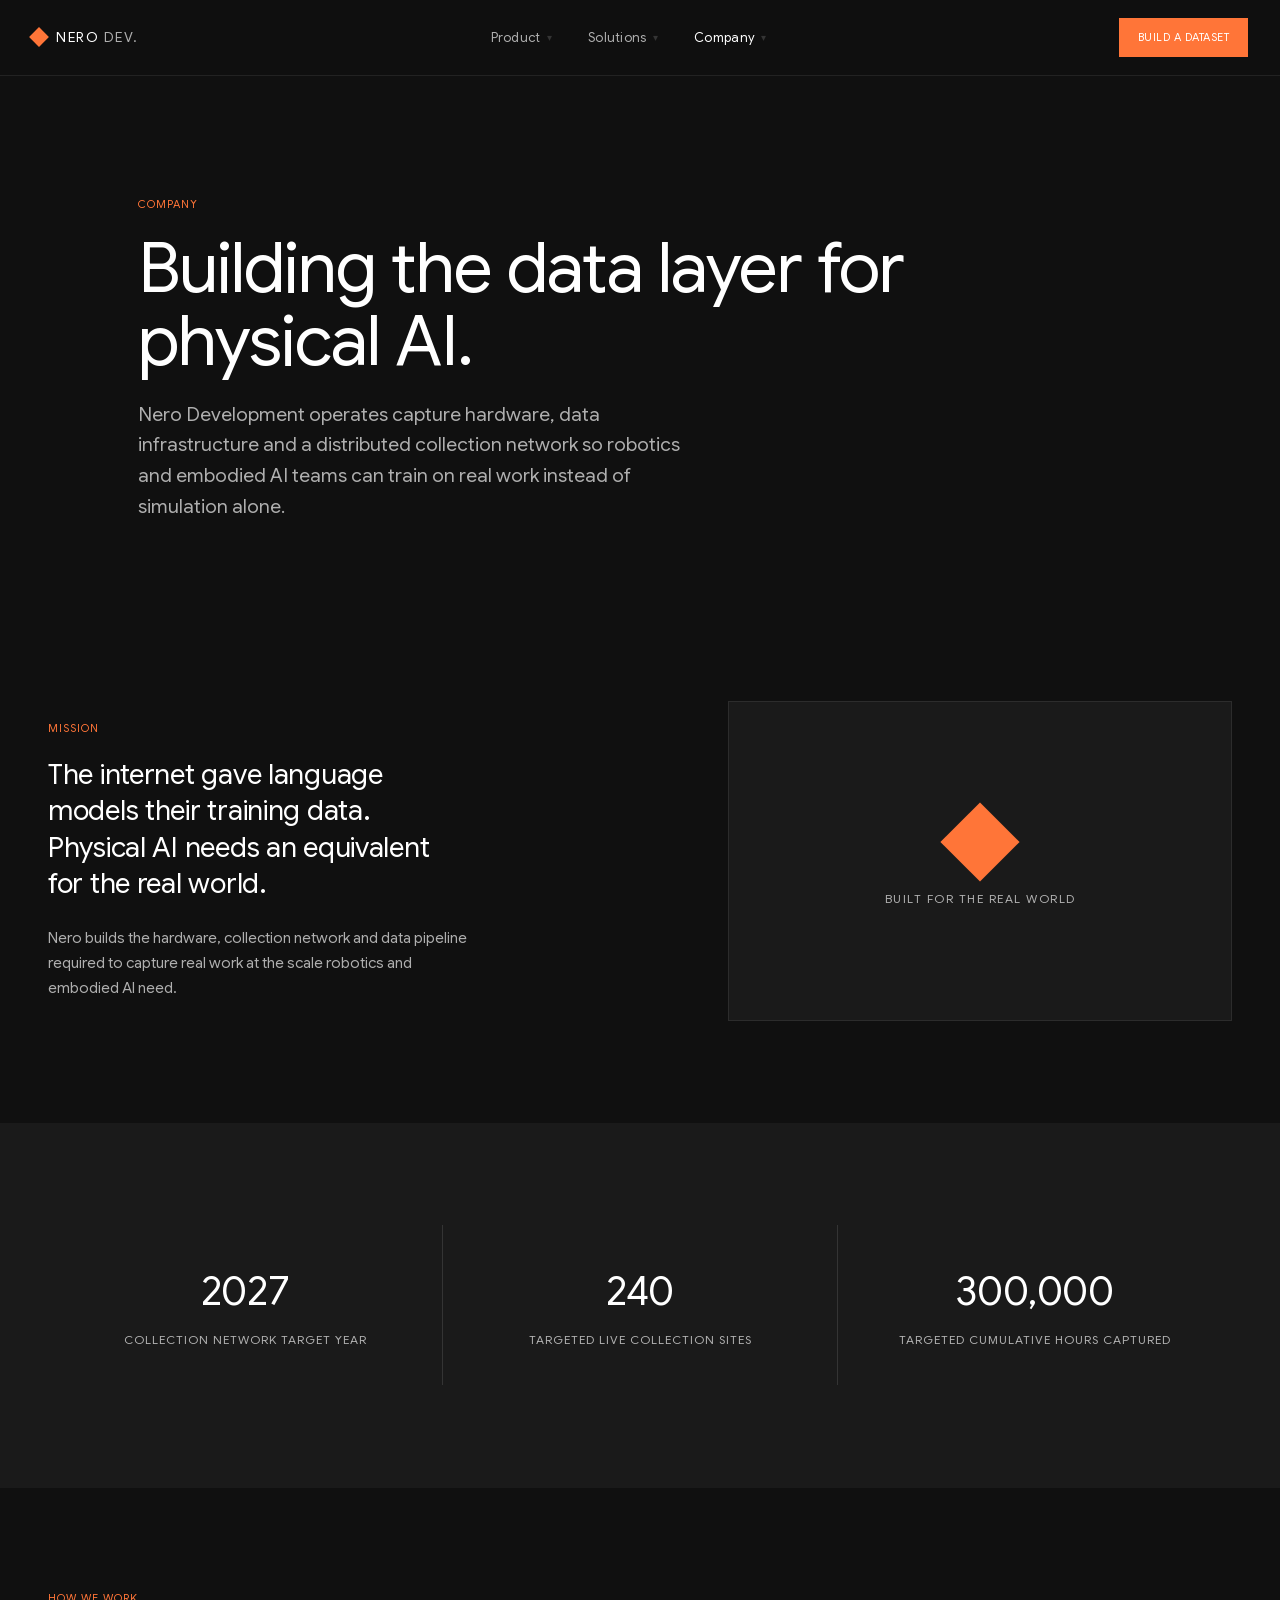
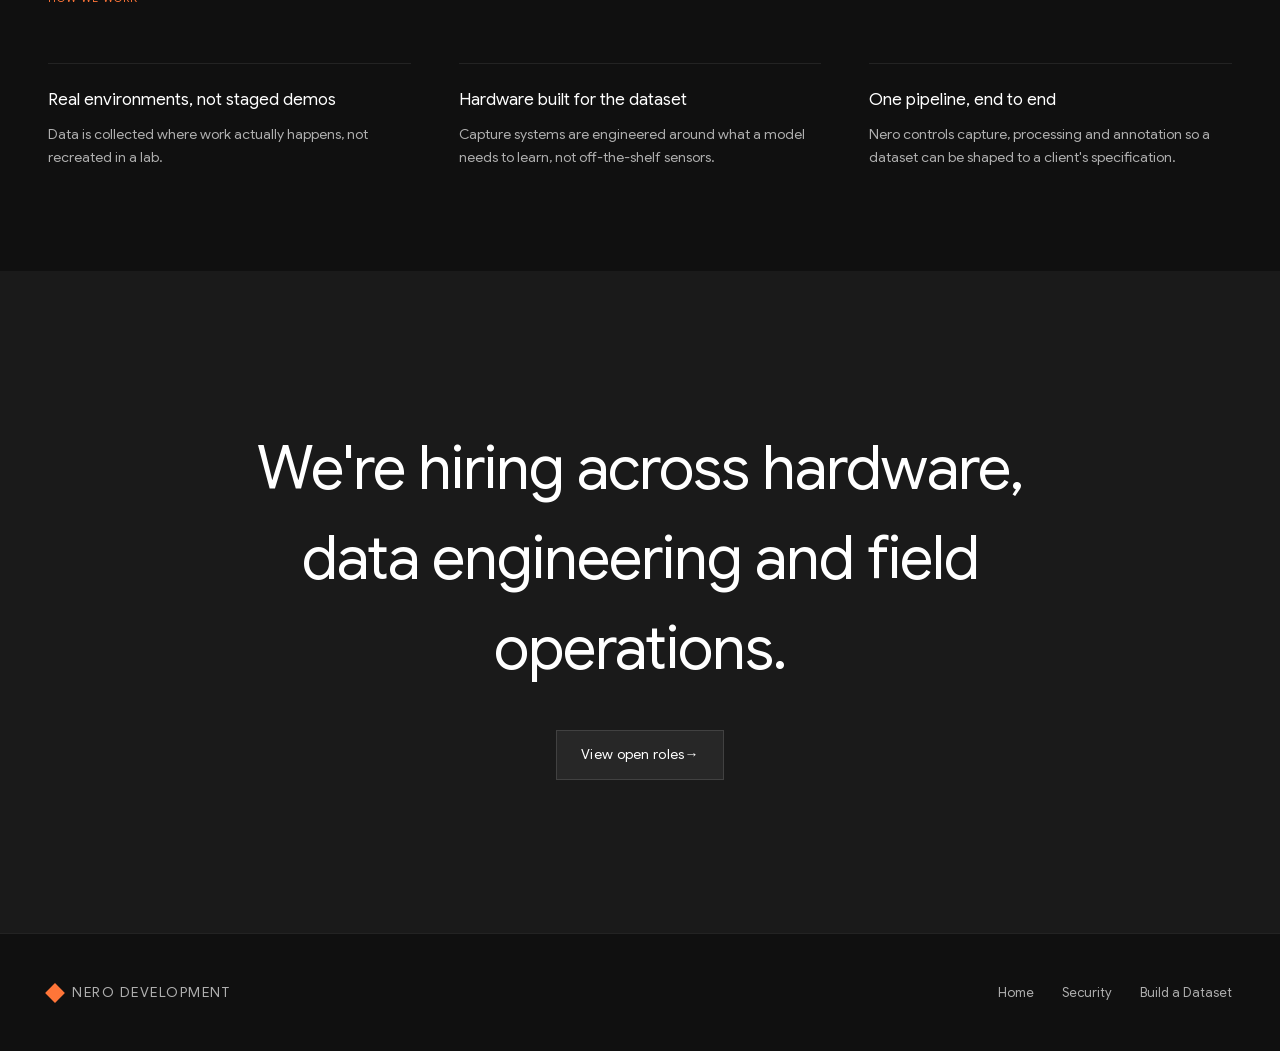
<file: company.html>
<!DOCTYPE html>
<html lang="en">
<head>
  <meta charset="utf-8">
  <meta name="viewport" content="width=device-width, initial-scale=1">
  <title>Company — Nero Development</title>
  <meta name="description" content="Nero Development operates capture hardware, data infrastructure and a distributed collection network so robotics and embodied AI teams can train on real work instead of simulation alone.">
  <meta name="theme-color" content="#101010">

  <!-- Favicon -->
  <link rel="icon" type="image/svg+xml" href="data:image/svg+xml,%3Csvg xmlns='http://www.w3.org/2000/svg' viewBox='0 0 20 20'%3E%3Crect x='4' y='4' width='12' height='12' fill='%23FF7538' transform='rotate(45 10 10)'/%3E%3C/svg%3E">

  <meta property="og:title" content="Company — Nero Development">
  <meta property="og:description" content="Nero Development operates capture hardware, data infrastructure and a distributed collection network so robotics and embodied AI teams can train on real work instead of simulation alone.">
  <meta property="og:type" content="website">

  <link rel="preconnect" href="https://fonts.gstatic.com" crossorigin>
  <link rel="stylesheet" href="styles/fonts.css">
  <link rel="stylesheet" href="styles/main.css">
  <link rel="stylesheet" href="styles/responsive.css">
  <link rel="stylesheet" href="styles/pages/company.css">
</head>
<body>

  <!-- ============ Header / Nav ============ -->
  <header class="site-header">
    <div class="site-header__inner">
      <a class="brand" href="index.html" aria-label="Nero Development home">
        <span class="brand__mark" aria-hidden="true"></span>
        <span class="brand__name">NERO<span class="brand__name-dim"> DEV.</span></span>
      </a>

      <nav class="nav" aria-label="Primary">
        <button class="nav__toggle" type="button" aria-expanded="false" aria-controls="nav-menu">
          <span class="nav__toggle-bar"></span>
          <span class="nav__toggle-bar"></span>
          <span class="nav__toggle-bar"></span>
          <span class="sr-only">Menu</span>
        </button>

        <div class="nav__menu" id="nav-menu">
          <div class="nav__group">
            <button class="nav__group-label" type="button" aria-haspopup="true" aria-expanded="false">
              Product <span class="nav__caret" aria-hidden="true">▾</span>
            </button>
            <div class="nav__dropdown">
              <a class="nav__item" href="data-engine.html">
                <span class="nav__item-name">Data Engine</span>
                <span class="nav__item-desc">Capture to model-ready data</span>
              </a>
              <a class="nav__item" href="data-products.html">
                <span class="nav__item-name">Data Products</span>
                <span class="nav__item-desc">Sensor, perception &amp; task layers</span>
              </a>
              <a class="nav__item" href="capture-systems.html">
                <span class="nav__item-name">Capture Systems</span>
                <span class="nav__item-desc">Mono, stereo &amp; custom hardware</span>
              </a>
            </div>
          </div>

          <div class="nav__group">
            <button class="nav__group-label" type="button" aria-haspopup="true" aria-expanded="false">
              Solutions <span class="nav__caret" aria-hidden="true">▾</span>
            </button>
            <div class="nav__dropdown">
              <a class="nav__item" href="verticals.html">
                <span class="nav__item-name">Verticals</span>
                <span class="nav__item-desc">Warehouse, kitchen, workshop, retail</span>
              </a>
              <a class="nav__item" href="licensing.html">
                <span class="nav__item-name">Licensing</span>
                <span class="nav__item-desc">Dataset, exclusive &amp; continuous access</span>
              </a>
              <a class="nav__item" href="for-businesses.html">
                <span class="nav__item-name">For Businesses</span>
                <span class="nav__item-desc">Host capture, get compensated</span>
              </a>
            </div>
          </div>

          <div class="nav__group">
            <button class="nav__group-label nav__group-label--active" type="button" aria-haspopup="true" aria-expanded="false">
              Company <span class="nav__caret" aria-hidden="true">▾</span>
            </button>
            <div class="nav__dropdown">
              <a class="nav__item" href="security-governance.html">
                <span class="nav__item-name">Security &amp; Governance</span>
                <span class="nav__item-desc">Consent, redaction, data controls</span>
              </a>
              <a class="nav__item" href="company.html">
                <span class="nav__item-name">Company</span>
                <span class="nav__item-desc">Mission, team &amp; careers</span>
              </a>
            </div>
          </div>

          <a class="btn btn--primary nav__cta nav__cta--mobile" href="build-a-dataset.html">Build a Dataset</a>
        </div>
      </nav>

      <a class="btn btn--primary nav__cta" href="build-a-dataset.html">Build a Dataset</a>
    </div>
  </header>

  <main id="top">

    <!-- ============ Page Intro ============ -->
    <div class="page-intro">
      <p class="eyebrow">Company</p>
      <h1 class="page-intro__title">Building the data layer for physical AI.</h1>
      <p class="lead">Nero Development operates capture hardware, data infrastructure and a distributed collection network so robotics and embodied AI teams can train on real work instead of simulation alone.</p>
    </div>

    <!-- ============ Mission ============ -->
    <section class="section" aria-labelledby="mission-title">
      <div class="container">
        <div class="mission-grid">
          <div class="mission-text">
            <p class="eyebrow">Mission</p>
            <h2 class="mission-statement" id="mission-title">The internet gave language models their training data. Physical AI needs an equivalent for the real world.</h2>
            <p class="mission-body">Nero builds the hardware, collection network and data pipeline required to capture real work at the scale robotics and embodied AI need.</p>
          </div>
          <div class="mission-visual" aria-hidden="true">
            <span class="mission-visual__mark"></span>
            <p class="mission-visual__caption">Built for the real world</p>
          </div>
        </div>
      </div>
    </section>

    <!-- ============ Stats ============ -->
    <section class="section section--charcoal" aria-label="Key figures">
      <div class="container">
        <div class="company-stats">
          <div class="company-stat">
            <p class="company-stat__value">2027</p>
            <p class="company-stat__label">Collection Network Target Year</p>
          </div>
          <div class="company-stat">
            <p class="company-stat__value">240</p>
            <p class="company-stat__label">Targeted Live Collection Sites</p>
          </div>
          <div class="company-stat">
            <p class="company-stat__value">300,000</p>
            <p class="company-stat__label">Targeted Cumulative Hours Captured</p>
          </div>
        </div>
      </div>
    </section>

    <!-- ============ How We Work ============ -->
    <section class="section" aria-label="How we work">
      <div class="container">
        <p class="eyebrow">How We Work</p>
        <div class="values-grid">
          <div class="value-col">
            <h3 class="value-col__title">Real environments, not staged demos</h3>
            <p class="value-col__text">Data is collected where work actually happens, not recreated in a lab.</p>
          </div>
          <div class="value-col">
            <h3 class="value-col__title">Hardware built for the dataset</h3>
            <p class="value-col__text">Capture systems are engineered around what a model needs to learn, not off-the-shelf sensors.</p>
          </div>
          <div class="value-col">
            <h3 class="value-col__title">One pipeline, end to end</h3>
            <p class="value-col__text">Nero controls capture, processing and annotation so a dataset can be shaped to a client's specification.</p>
          </div>
        </div>
      </div>
    </section>

    <!-- ============ Careers CTA ============ -->
    <section class="section section--charcoal cta careers-cta" aria-labelledby="careers-title">
      <div class="container">
        <h2 class="cta__headline" id="careers-title">We're hiring across hardware, data engineering and field operations.</h2>
        <a class="btn btn--ghost" href="mailto:careers@nerodevelopment.com">View open roles <span aria-hidden="true">→</span></a>
      </div>
    </section>

  </main>

  <!-- ============ Footer ============ -->
  <footer class="site-footer">
    <div class="container site-footer__inner">
      <div class="brand">
        <span class="brand__mark" aria-hidden="true"></span>
        <span class="brand__name">NERO DEVELOPMENT</span>
      </div>
      <nav class="site-footer__links" aria-label="Footer">
        <a href="index.html">Home</a>
        <a href="security-governance.html">Security</a>
        <a href="build-a-dataset.html">Build a Dataset</a>
      </nav>
    </div>
  </footer>
  <script src="scripts/nav.js"></script>
</body>
</html>
</file>
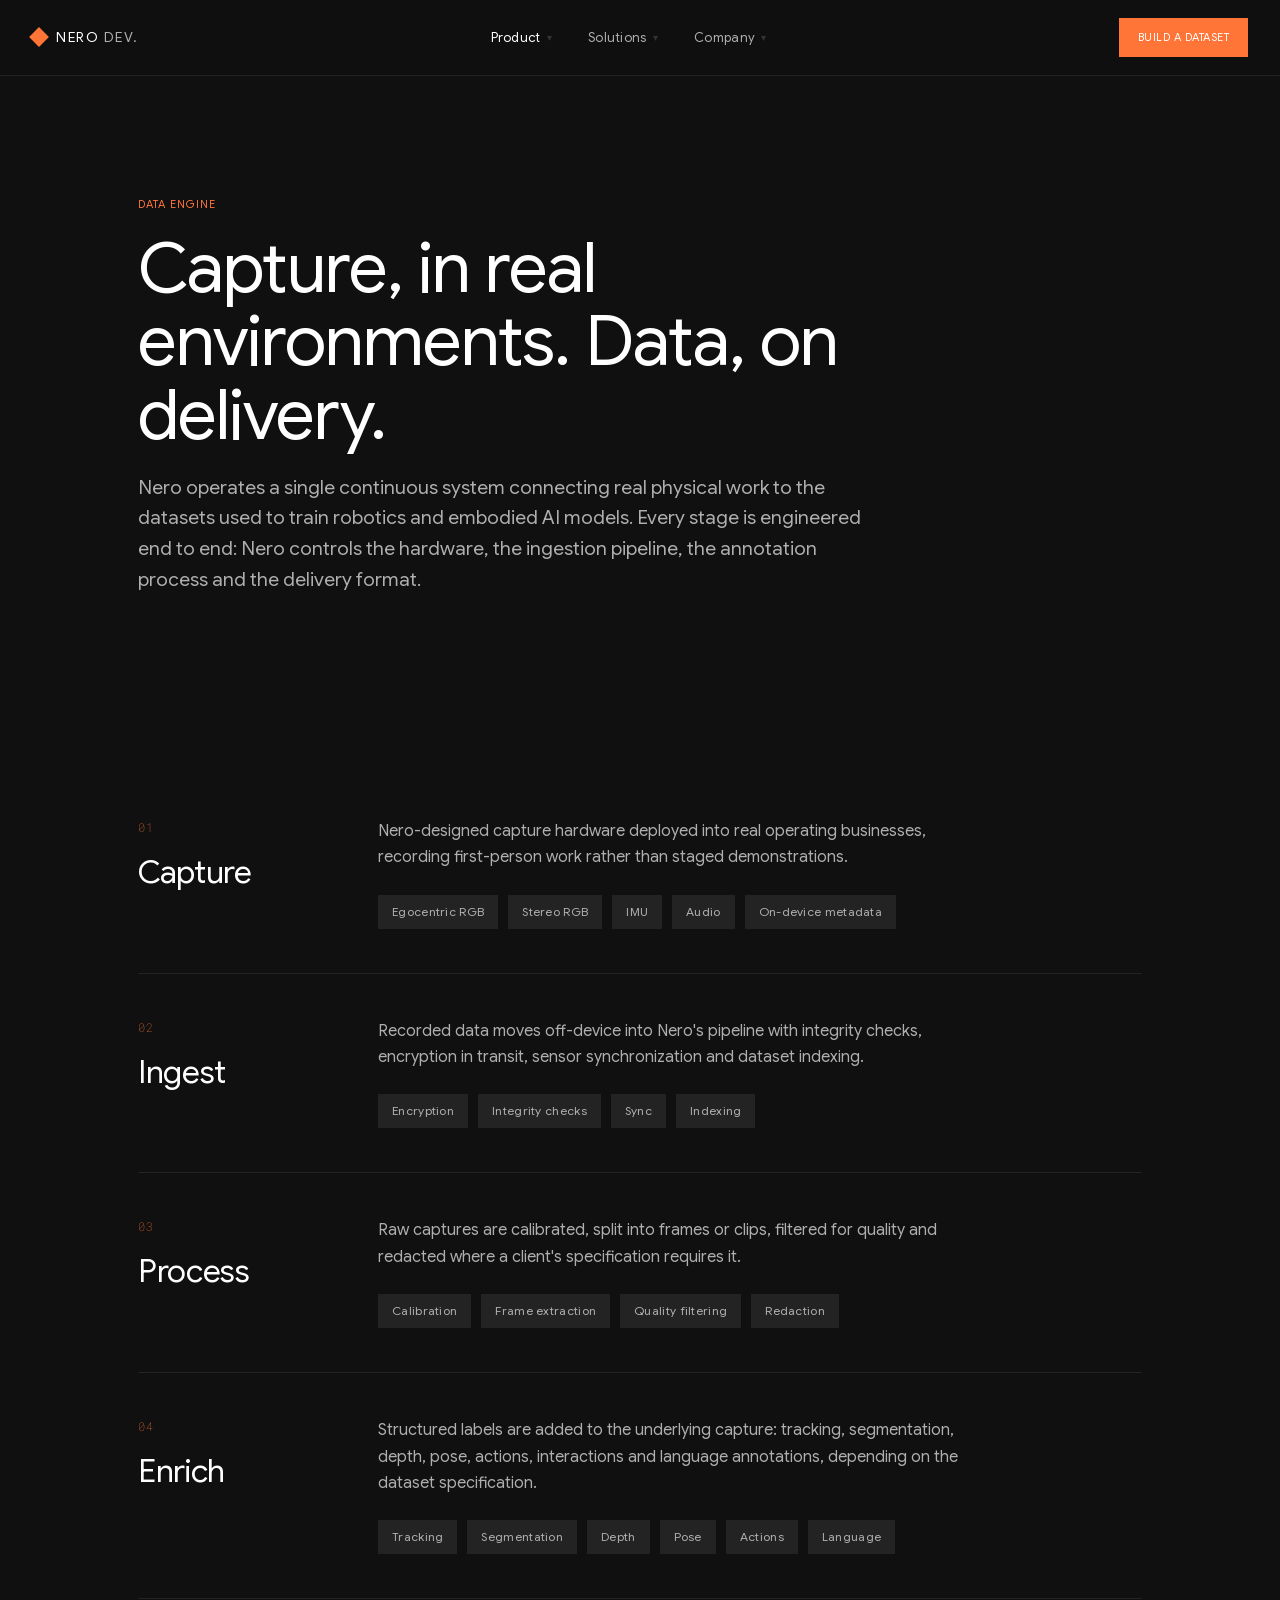
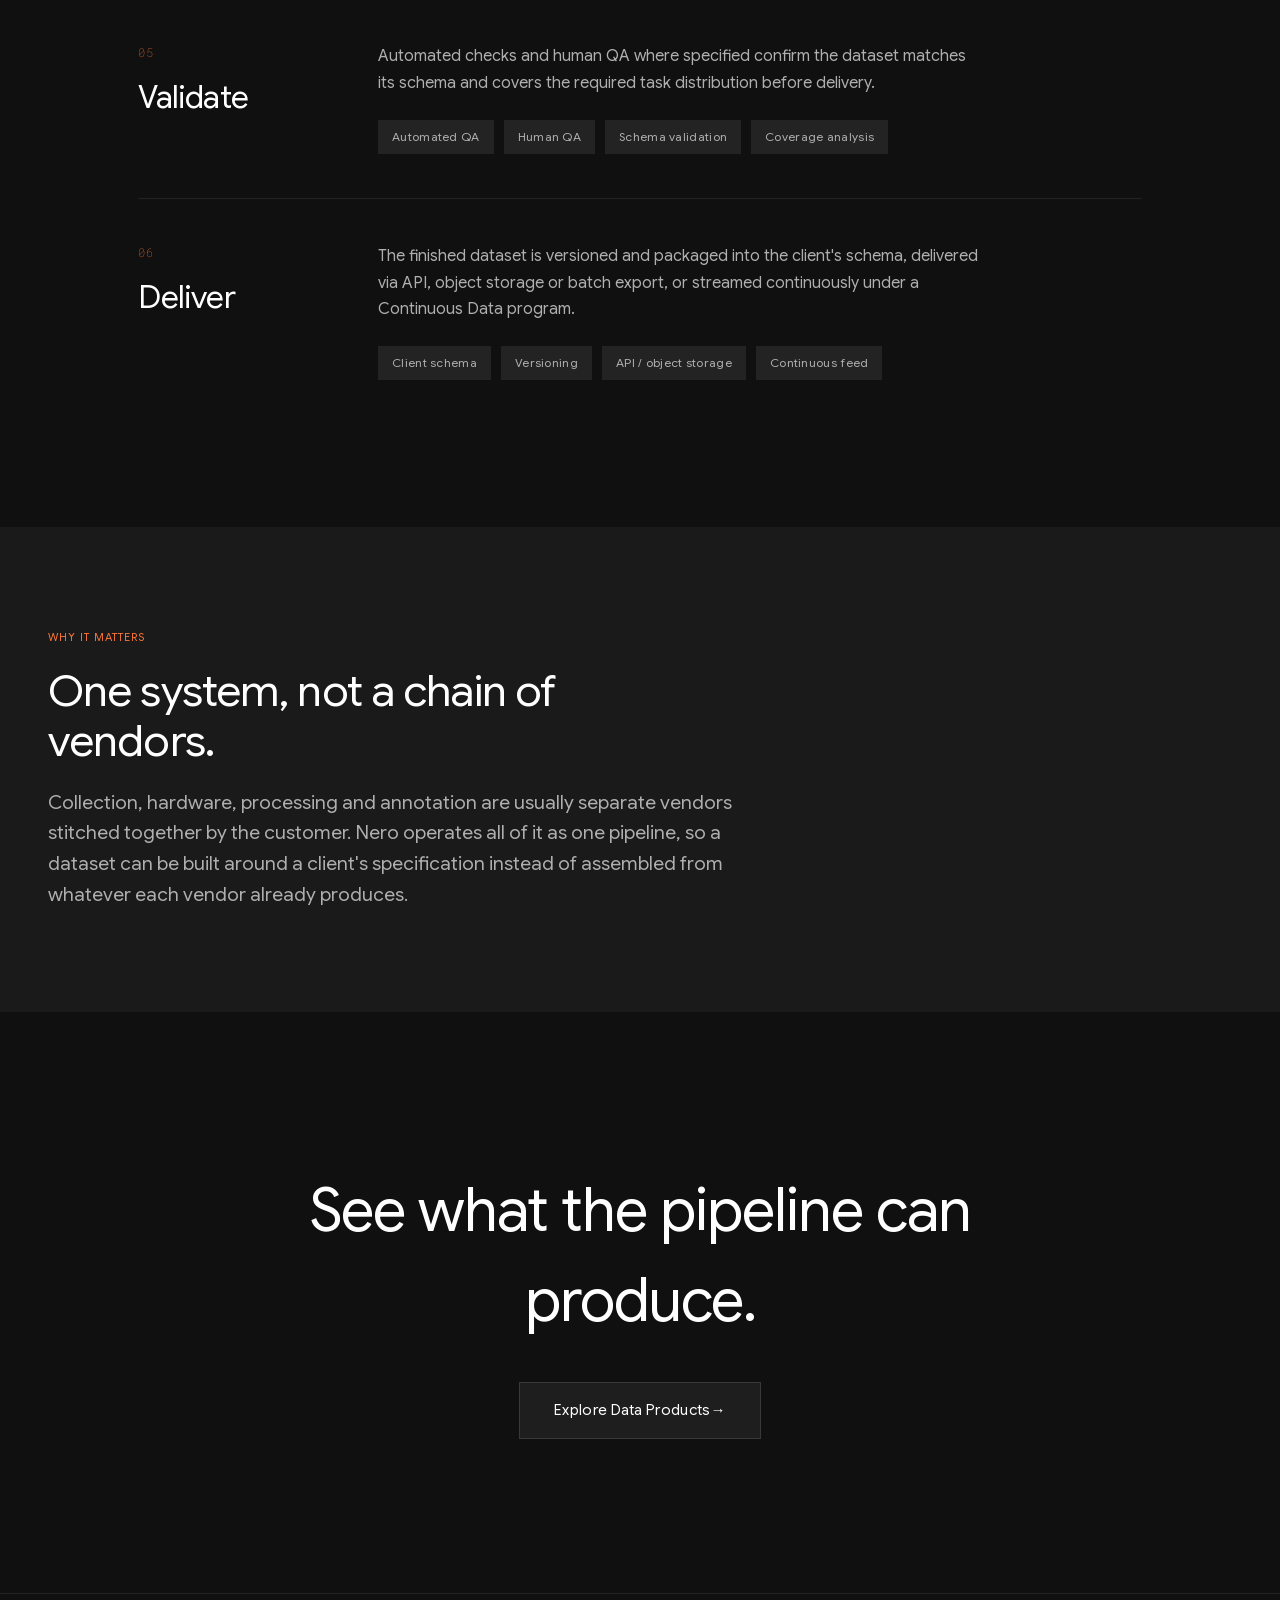
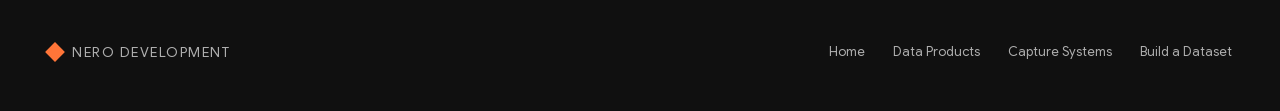
<file: data-engine.html>
<!DOCTYPE html>
<html lang="en">
<head>
  <meta charset="utf-8">
  <meta name="viewport" content="width=device-width, initial-scale=1">
  <title>Data Engine — Nero Development</title>
  <meta name="description" content="Nero operates a single continuous system connecting real physical work to the datasets used to train robotics and embodied AI models — capture, ingest, process, enrich, validate, deliver.">
  <meta name="theme-color" content="#101010">

  <!-- Favicon -->
  <link rel="icon" type="image/svg+xml" href="data:image/svg+xml,%3Csvg xmlns='http://www.w3.org/2000/svg' viewBox='0 0 20 20'%3E%3Crect x='4' y='4' width='12' height='12' fill='%23FF7538' transform='rotate(45 10 10)'/%3E%3C/svg%3E">

  <meta property="og:title" content="Data Engine — Nero Development">
  <meta property="og:description" content="Nero operates a single continuous system connecting real physical work to the datasets used to train robotics and embodied AI models — capture, ingest, process, enrich, validate, deliver.">
  <meta property="og:type" content="website">

  <link rel="preconnect" href="https://fonts.gstatic.com" crossorigin>
  <link rel="stylesheet" href="styles/fonts.css">
  <link rel="stylesheet" href="styles/main.css">
  <link rel="stylesheet" href="styles/responsive.css">
  <link rel="stylesheet" href="styles/pages/data-engine.css">
</head>
<body>

  <!-- ============ Header / Nav ============ -->
  <header class="site-header">
    <div class="site-header__inner">
      <a class="brand" href="index.html" aria-label="Nero Development home">
        <span class="brand__mark" aria-hidden="true"></span>
        <span class="brand__name">NERO<span class="brand__name-dim"> DEV.</span></span>
      </a>

      <nav class="nav" aria-label="Primary">
        <button class="nav__toggle" type="button" aria-expanded="false" aria-controls="nav-menu">
          <span class="nav__toggle-bar"></span>
          <span class="nav__toggle-bar"></span>
          <span class="nav__toggle-bar"></span>
          <span class="sr-only">Menu</span>
        </button>

        <div class="nav__menu" id="nav-menu">
          <div class="nav__group">
            <button class="nav__group-label nav__group-label--active" type="button" aria-haspopup="true" aria-expanded="false">
              Product <span class="nav__caret" aria-hidden="true">▾</span>
            </button>
            <div class="nav__dropdown">
              <a class="nav__item" href="data-engine.html">
                <span class="nav__item-name">Data Engine</span>
                <span class="nav__item-desc">Capture to model-ready data</span>
              </a>
              <a class="nav__item" href="data-products.html">
                <span class="nav__item-name">Data Products</span>
                <span class="nav__item-desc">Sensor, perception &amp; task layers</span>
              </a>
              <a class="nav__item" href="capture-systems.html">
                <span class="nav__item-name">Capture Systems</span>
                <span class="nav__item-desc">Mono, stereo &amp; custom hardware</span>
              </a>
            </div>
          </div>

          <div class="nav__group">
            <button class="nav__group-label" type="button" aria-haspopup="true" aria-expanded="false">
              Solutions <span class="nav__caret" aria-hidden="true">▾</span>
            </button>
            <div class="nav__dropdown">
              <a class="nav__item" href="verticals.html">
                <span class="nav__item-name">Verticals</span>
                <span class="nav__item-desc">Warehouse, kitchen, workshop, retail</span>
              </a>
              <a class="nav__item" href="licensing.html">
                <span class="nav__item-name">Licensing</span>
                <span class="nav__item-desc">Dataset, exclusive &amp; continuous access</span>
              </a>
              <a class="nav__item" href="for-businesses.html">
                <span class="nav__item-name">For Businesses</span>
                <span class="nav__item-desc">Host capture, get compensated</span>
              </a>
            </div>
          </div>

          <div class="nav__group">
            <button class="nav__group-label" type="button" aria-haspopup="true" aria-expanded="false">
              Company <span class="nav__caret" aria-hidden="true">▾</span>
            </button>
            <div class="nav__dropdown">
              <a class="nav__item" href="security-governance.html">
                <span class="nav__item-name">Security &amp; Governance</span>
                <span class="nav__item-desc">Consent, redaction, data controls</span>
              </a>
              <a class="nav__item" href="company.html">
                <span class="nav__item-name">Company</span>
                <span class="nav__item-desc">Mission, team &amp; careers</span>
              </a>
            </div>
          </div>

          <a class="btn btn--primary nav__cta nav__cta--mobile" href="build-a-dataset.html">Build a Dataset</a>
        </div>
      </nav>

      <a class="btn btn--primary nav__cta" href="build-a-dataset.html">Build a Dataset</a>
    </div>
  </header>

  <main id="top">

    <!-- ============ Page Intro ============ -->
    <div class="page-intro">
      <p class="eyebrow">Data Engine</p>
      <h1 class="page-intro__title">Capture, in real environments. Data, on delivery.</h1>
      <p class="lead lead--wide">Nero operates a single continuous system connecting real physical work to the datasets used to train robotics and embodied AI models. Every stage is engineered end to end: Nero controls the hardware, the ingestion pipeline, the annotation process and the delivery format.</p>
    </div>

    <!-- ============ Pipeline Detail ============ -->
    <section class="section pipeline-detail" aria-labelledby="pipeline-detail-title">
      <div class="container">
        <h2 class="sr-only" id="pipeline-detail-title">Pipeline stages</h2>

        <ol class="stage-list">
          <li class="stage-row">
            <div class="stage-row__label">
              <p class="stage-row__num mono">01</p>
              <h3 class="stage-row__name">Capture</h3>
            </div>
            <div class="stage-row__content">
              <p class="stage-row__desc">Nero-designed capture hardware deployed into real operating businesses, recording first-person work rather than staged demonstrations.</p>
              <ul class="stage-tags">
                <li class="stage-tag">Egocentric RGB</li>
                <li class="stage-tag">Stereo RGB</li>
                <li class="stage-tag">IMU</li>
                <li class="stage-tag">Audio</li>
                <li class="stage-tag">On-device metadata</li>
              </ul>
            </div>
          </li>

          <li class="stage-row">
            <div class="stage-row__label">
              <p class="stage-row__num mono">02</p>
              <h3 class="stage-row__name">Ingest</h3>
            </div>
            <div class="stage-row__content">
              <p class="stage-row__desc">Recorded data moves off-device into Nero's pipeline with integrity checks, encryption in transit, sensor synchronization and dataset indexing.</p>
              <ul class="stage-tags">
                <li class="stage-tag">Encryption</li>
                <li class="stage-tag">Integrity checks</li>
                <li class="stage-tag">Sync</li>
                <li class="stage-tag">Indexing</li>
              </ul>
            </div>
          </li>

          <li class="stage-row">
            <div class="stage-row__label">
              <p class="stage-row__num mono">03</p>
              <h3 class="stage-row__name">Process</h3>
            </div>
            <div class="stage-row__content">
              <p class="stage-row__desc">Raw captures are calibrated, split into frames or clips, filtered for quality and redacted where a client's specification requires it.</p>
              <ul class="stage-tags">
                <li class="stage-tag">Calibration</li>
                <li class="stage-tag">Frame extraction</li>
                <li class="stage-tag">Quality filtering</li>
                <li class="stage-tag">Redaction</li>
              </ul>
            </div>
          </li>

          <li class="stage-row">
            <div class="stage-row__label">
              <p class="stage-row__num mono">04</p>
              <h3 class="stage-row__name">Enrich</h3>
            </div>
            <div class="stage-row__content">
              <p class="stage-row__desc">Structured labels are added to the underlying capture: tracking, segmentation, depth, pose, actions, interactions and language annotations, depending on the dataset specification.</p>
              <ul class="stage-tags">
                <li class="stage-tag">Tracking</li>
                <li class="stage-tag">Segmentation</li>
                <li class="stage-tag">Depth</li>
                <li class="stage-tag">Pose</li>
                <li class="stage-tag">Actions</li>
                <li class="stage-tag">Language</li>
              </ul>
            </div>
          </li>

          <li class="stage-row">
            <div class="stage-row__label">
              <p class="stage-row__num mono">05</p>
              <h3 class="stage-row__name">Validate</h3>
            </div>
            <div class="stage-row__content">
              <p class="stage-row__desc">Automated checks and human QA where specified confirm the dataset matches its schema and covers the required task distribution before delivery.</p>
              <ul class="stage-tags">
                <li class="stage-tag">Automated QA</li>
                <li class="stage-tag">Human QA</li>
                <li class="stage-tag">Schema validation</li>
                <li class="stage-tag">Coverage analysis</li>
              </ul>
            </div>
          </li>

          <li class="stage-row">
            <div class="stage-row__label">
              <p class="stage-row__num mono">06</p>
              <h3 class="stage-row__name">Deliver</h3>
            </div>
            <div class="stage-row__content">
              <p class="stage-row__desc">The finished dataset is versioned and packaged into the client's schema, delivered via API, object storage or batch export, or streamed continuously under a Continuous Data program.</p>
              <ul class="stage-tags">
                <li class="stage-tag">Client schema</li>
                <li class="stage-tag">Versioning</li>
                <li class="stage-tag">API / object storage</li>
                <li class="stage-tag">Continuous feed</li>
              </ul>
            </div>
          </li>
        </ol>
      </div>
    </section>

    <!-- ============ Why It Matters ============ -->
    <section class="section section--charcoal" aria-labelledby="why-title">
      <div class="container">
        <p class="eyebrow">Why It Matters</p>
        <h2 class="section-title section-title--md" id="why-title">One system, not a chain of vendors.</h2>
        <p class="lead lead--wide">Collection, hardware, processing and annotation are usually separate vendors stitched together by the customer. Nero operates all of it as one pipeline, so a dataset can be built around a client's specification instead of assembled from whatever each vendor already produces.</p>
      </div>
    </section>

    <!-- ============ Final CTA ============ -->
    <section class="section cta" aria-labelledby="cta-title">
      <div class="container">
        <h2 class="cta__headline" id="cta-title">See what the pipeline can produce.</h2>
        <a class="btn btn--ghost btn--lg" href="data-products.html">Explore Data Products <span aria-hidden="true">→</span></a>
      </div>
    </section>

  </main>

  <!-- ============ Footer ============ -->
  <footer class="site-footer">
    <div class="container site-footer__inner">
      <div class="brand">
        <span class="brand__mark" aria-hidden="true"></span>
        <span class="brand__name">NERO DEVELOPMENT</span>
      </div>
      <nav class="site-footer__links" aria-label="Footer">
        <a href="index.html">Home</a>
        <a href="data-products.html">Data Products</a>
        <a href="capture-systems.html">Capture Systems</a>
        <a href="build-a-dataset.html">Build a Dataset</a>
      </nav>
    </div>
  </footer>

  <script src="scripts/nav.js"></script>
</body>
</html>
</file>
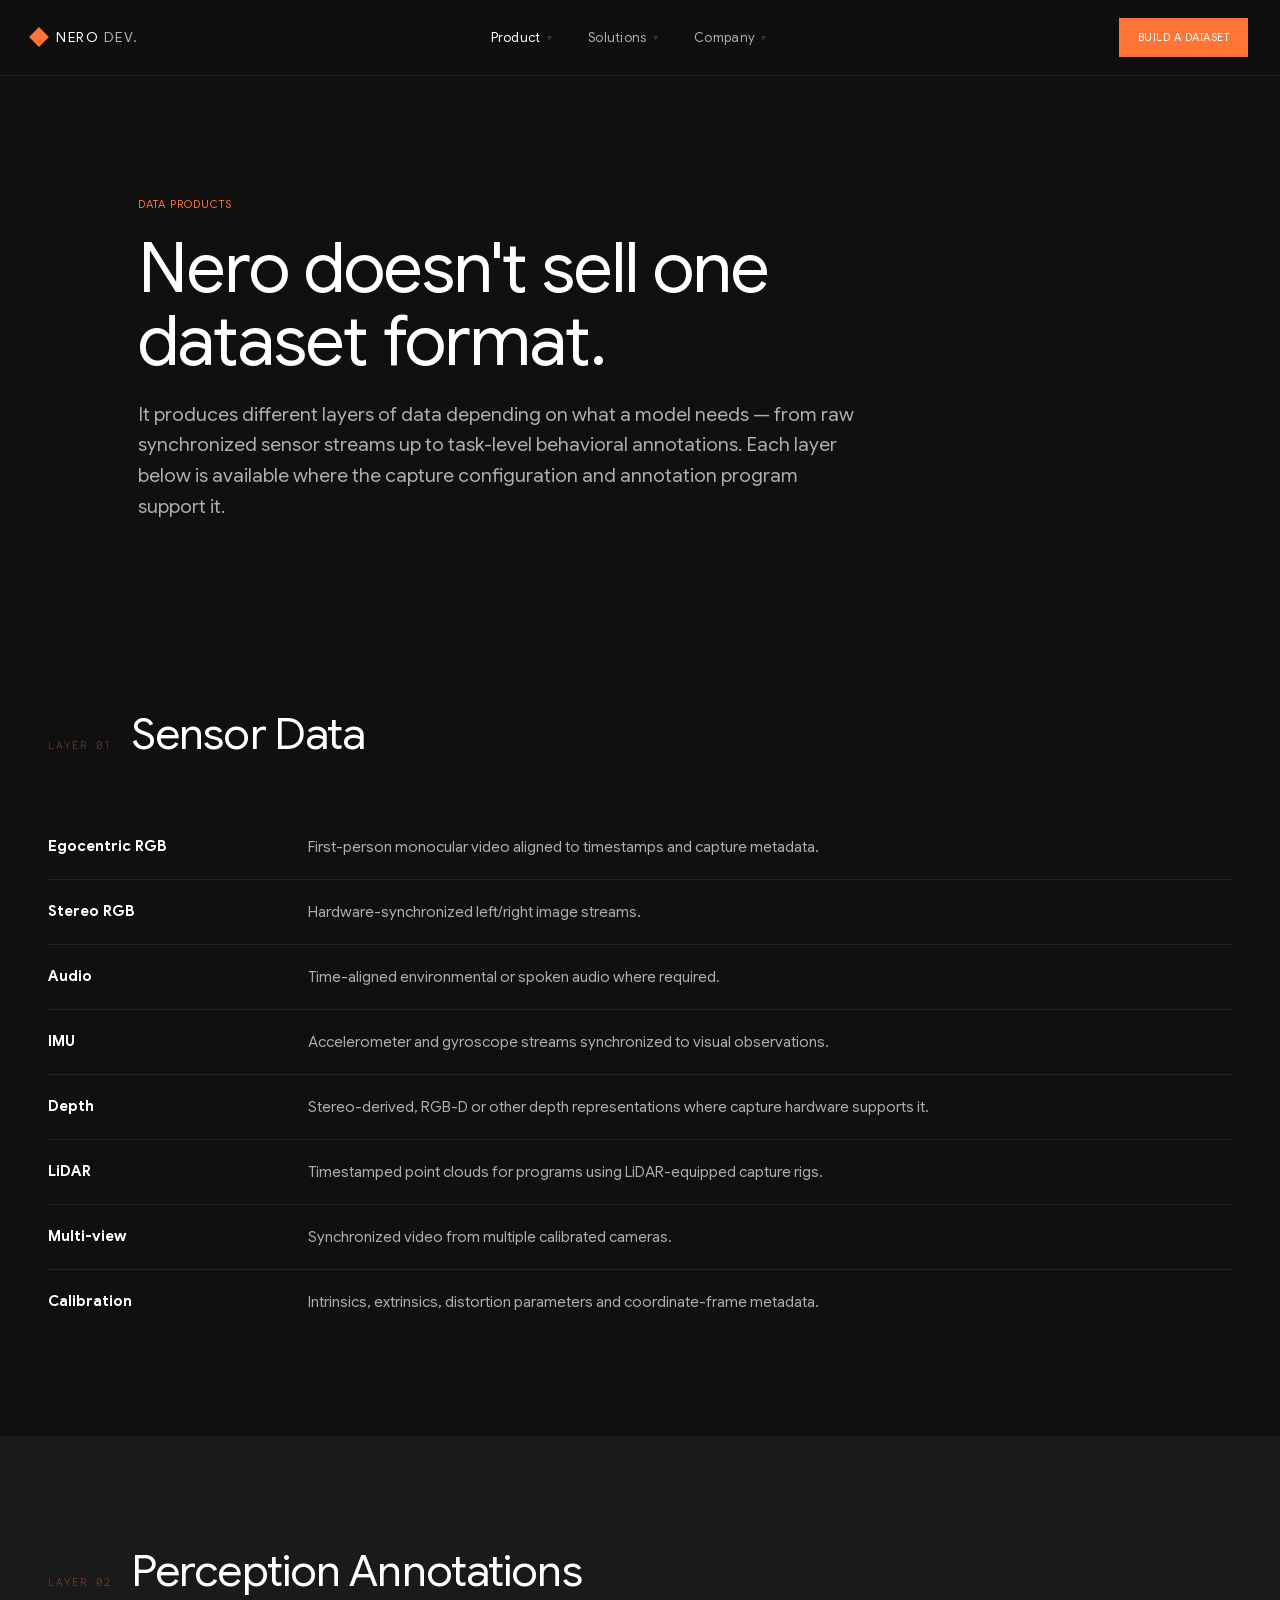
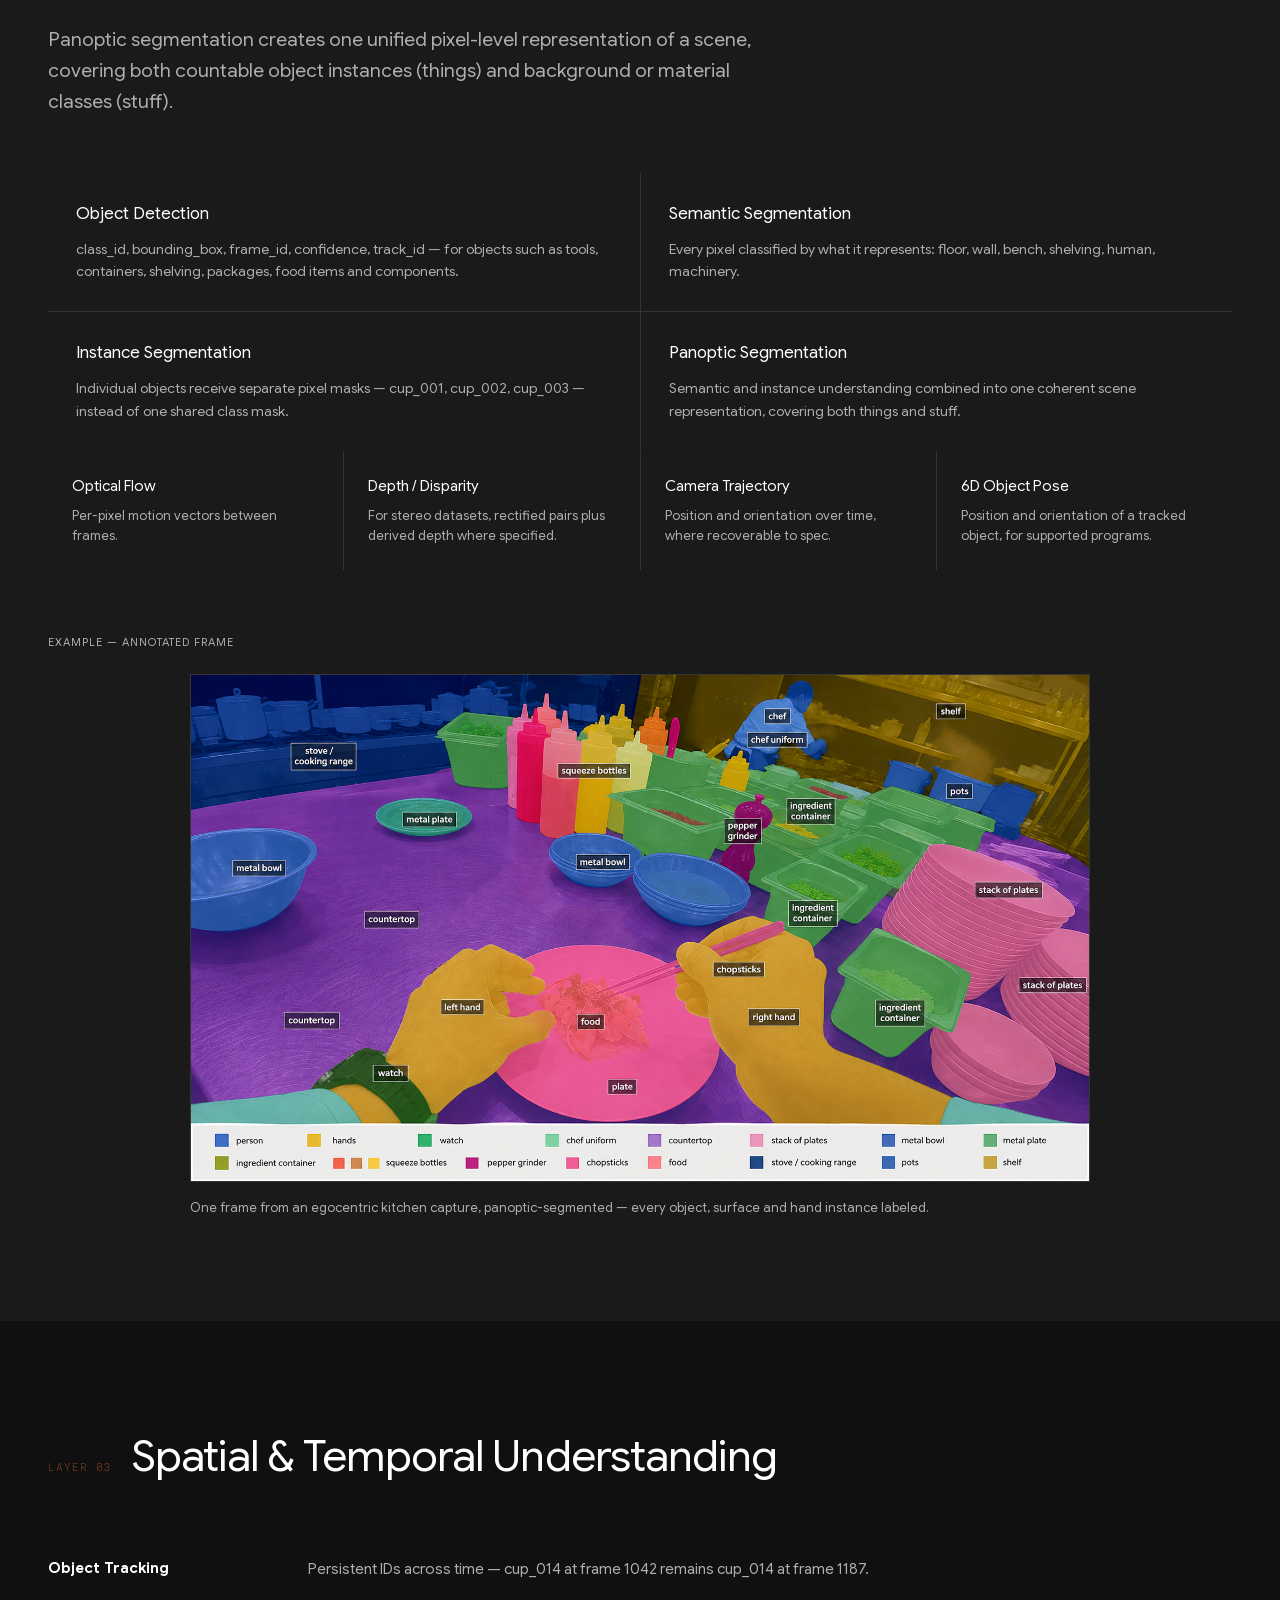
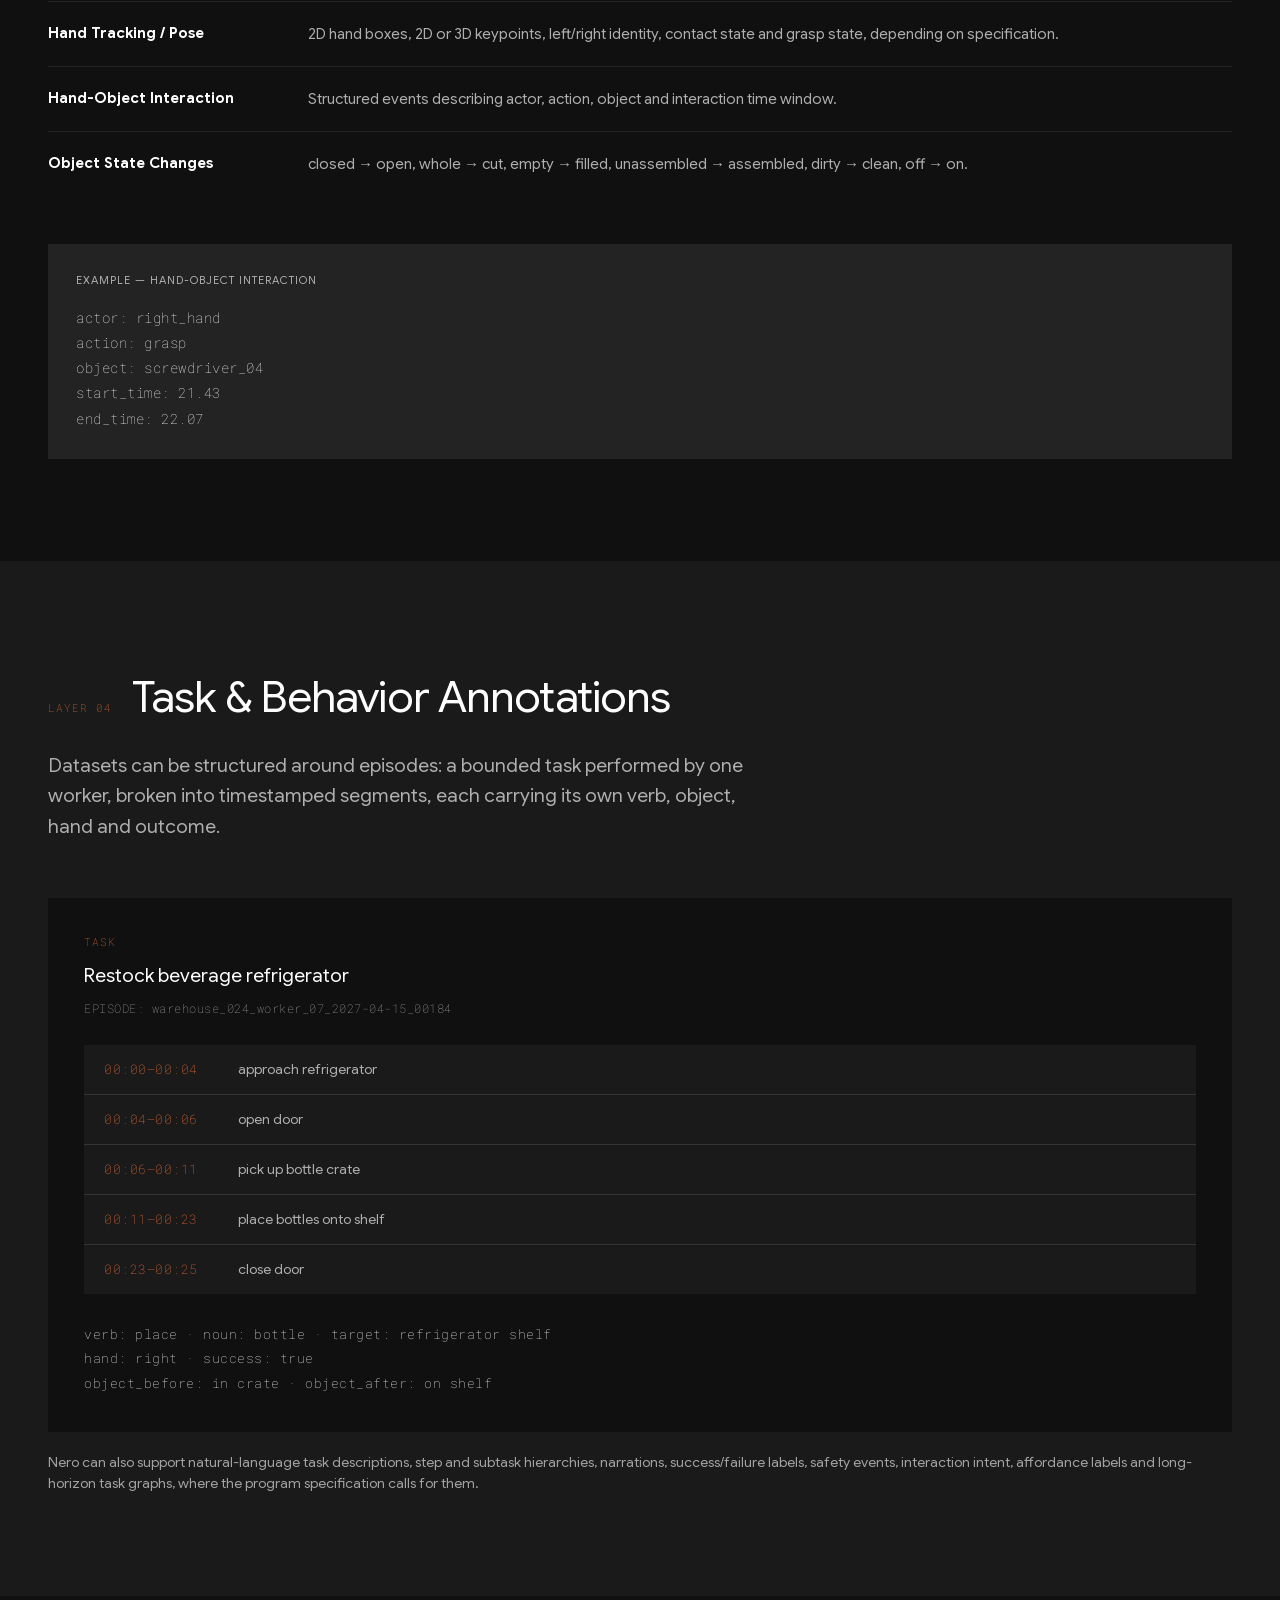
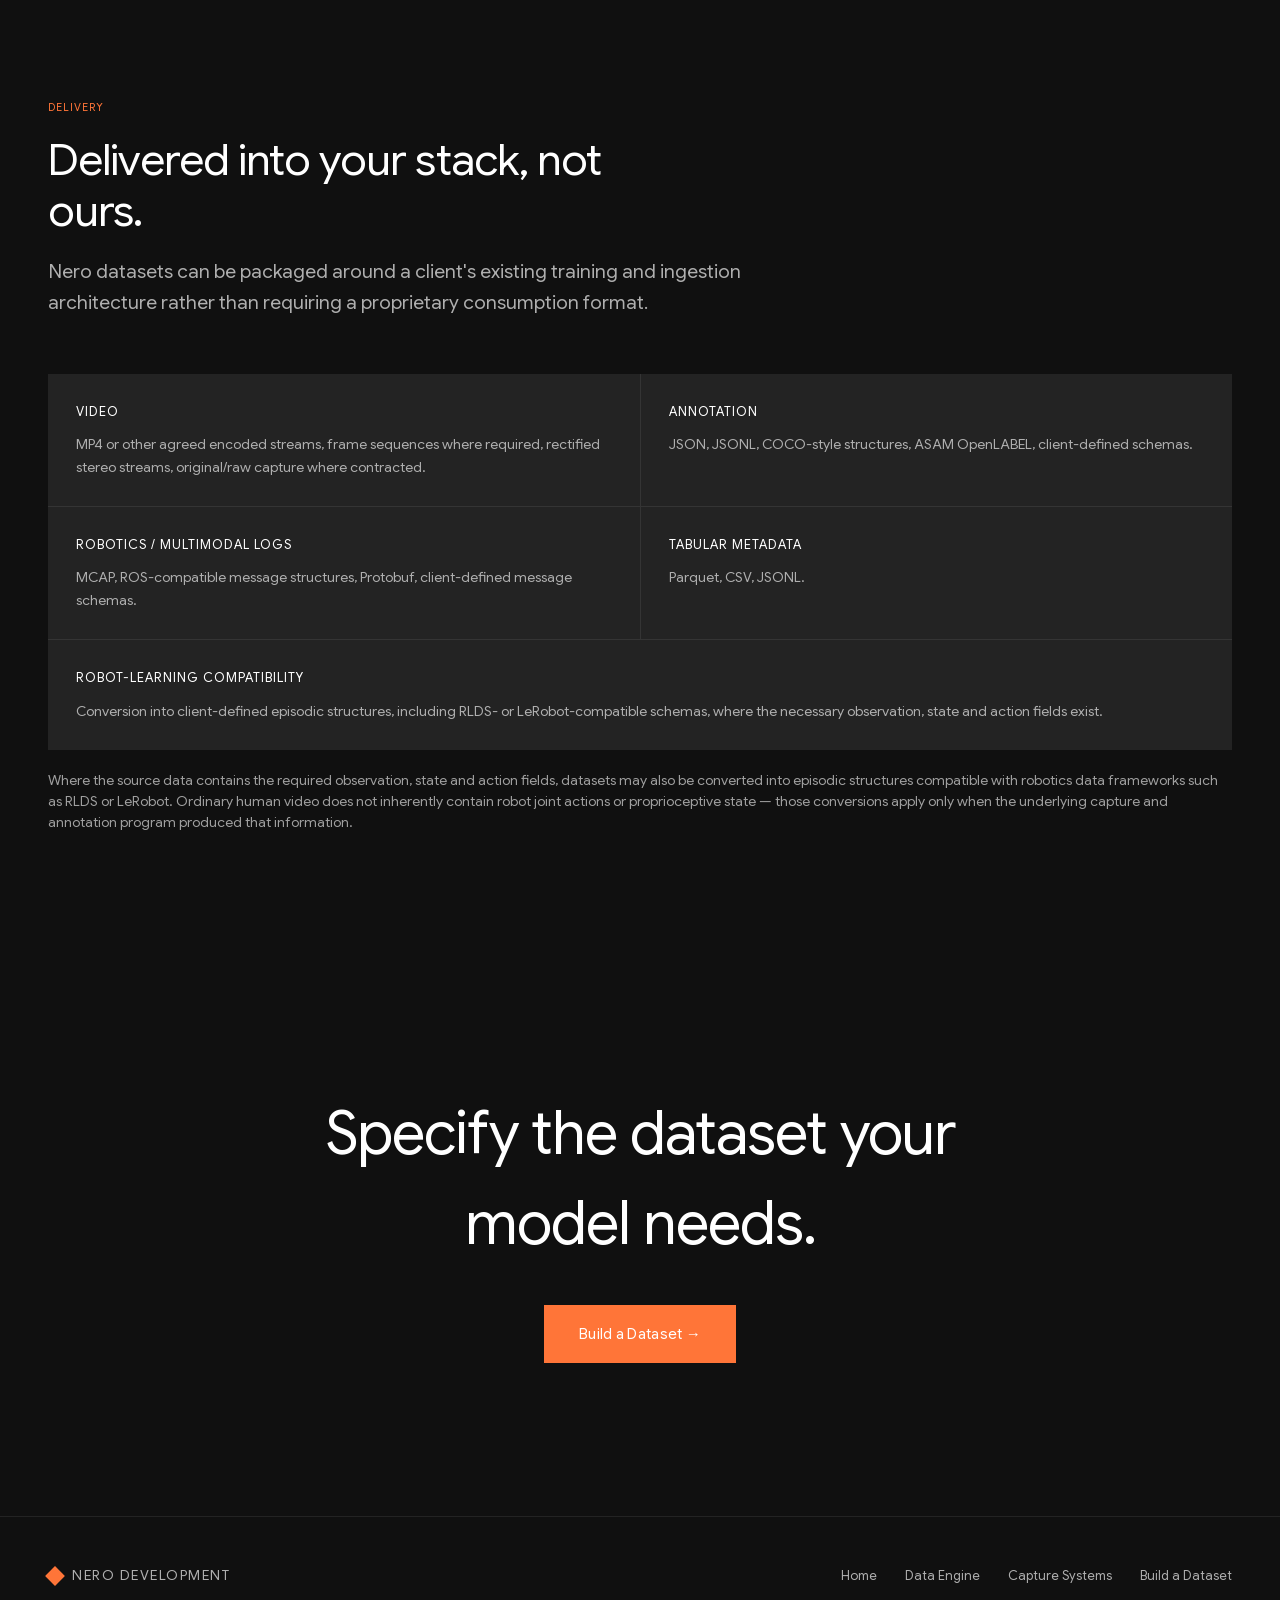
<file: data-products.html>
<!DOCTYPE html>
<html lang="en">
<head>
  <meta charset="utf-8">
  <meta name="viewport" content="width=device-width, initial-scale=1">
  <title>Data Products — Nero Development</title>
  <meta name="description" content="Nero produces layered datasets — raw sensor streams, perception annotations, spatial/temporal understanding, and task-level behavior annotations — delivered into your existing training stack.">
  <meta name="theme-color" content="#101010">

  <!-- Favicon -->
  <link rel="icon" type="image/svg+xml" href="data:image/svg+xml,%3Csvg xmlns='http://www.w3.org/2000/svg' viewBox='0 0 20 20'%3E%3Crect x='4' y='4' width='12' height='12' fill='%23FF7538' transform='rotate(45 10 10)'/%3E%3C/svg%3E">

  <meta property="og:title" content="Data Products — Nero Development">
  <meta property="og:description" content="Nero produces layered datasets — raw sensor streams, perception annotations, spatial/temporal understanding, and task-level behavior annotations — delivered into your existing training stack.">
  <meta property="og:type" content="website">

  <link rel="preconnect" href="https://fonts.gstatic.com" crossorigin>
  <link rel="stylesheet" href="styles/fonts.css">
  <link rel="stylesheet" href="styles/main.css">
  <link rel="stylesheet" href="styles/responsive.css">
  <link rel="stylesheet" href="styles/pages/data-products.css">
</head>
<body>

  <!-- ============ Header / Nav ============ -->
  <header class="site-header">
    <div class="site-header__inner">
      <a class="brand" href="index.html" aria-label="Nero Development home">
        <span class="brand__mark" aria-hidden="true"></span>
        <span class="brand__name">NERO<span class="brand__name-dim"> DEV.</span></span>
      </a>

      <nav class="nav" aria-label="Primary">
        <button class="nav__toggle" type="button" aria-expanded="false" aria-controls="nav-menu">
          <span class="nav__toggle-bar"></span>
          <span class="nav__toggle-bar"></span>
          <span class="nav__toggle-bar"></span>
          <span class="sr-only">Menu</span>
        </button>

        <div class="nav__menu" id="nav-menu">
          <div class="nav__group">
            <button class="nav__group-label nav__group-label--active" type="button" aria-haspopup="true" aria-expanded="false">
              Product <span class="nav__caret" aria-hidden="true">▾</span>
            </button>
            <div class="nav__dropdown">
              <a class="nav__item" href="data-engine.html">
                <span class="nav__item-name">Data Engine</span>
                <span class="nav__item-desc">Capture to model-ready data</span>
              </a>
              <a class="nav__item" href="data-products.html">
                <span class="nav__item-name">Data Products</span>
                <span class="nav__item-desc">Sensor, perception &amp; task layers</span>
              </a>
              <a class="nav__item" href="capture-systems.html">
                <span class="nav__item-name">Capture Systems</span>
                <span class="nav__item-desc">Mono, stereo &amp; custom hardware</span>
              </a>
            </div>
          </div>

          <div class="nav__group">
            <button class="nav__group-label" type="button" aria-haspopup="true" aria-expanded="false">
              Solutions <span class="nav__caret" aria-hidden="true">▾</span>
            </button>
            <div class="nav__dropdown">
              <a class="nav__item" href="verticals.html">
                <span class="nav__item-name">Verticals</span>
                <span class="nav__item-desc">Warehouse, kitchen, workshop, retail</span>
              </a>
              <a class="nav__item" href="licensing.html">
                <span class="nav__item-name">Licensing</span>
                <span class="nav__item-desc">Dataset, exclusive &amp; continuous access</span>
              </a>
              <a class="nav__item" href="for-businesses.html">
                <span class="nav__item-name">For Businesses</span>
                <span class="nav__item-desc">Host capture, get compensated</span>
              </a>
            </div>
          </div>

          <div class="nav__group">
            <button class="nav__group-label" type="button" aria-haspopup="true" aria-expanded="false">
              Company <span class="nav__caret" aria-hidden="true">▾</span>
            </button>
            <div class="nav__dropdown">
              <a class="nav__item" href="security-governance.html">
                <span class="nav__item-name">Security &amp; Governance</span>
                <span class="nav__item-desc">Consent, redaction, data controls</span>
              </a>
              <a class="nav__item" href="company.html">
                <span class="nav__item-name">Company</span>
                <span class="nav__item-desc">Mission, team &amp; careers</span>
              </a>
            </div>
          </div>

          <a class="btn btn--primary nav__cta nav__cta--mobile" href="build-a-dataset.html">Build a Dataset</a>
        </div>
      </nav>

      <a class="btn btn--primary nav__cta" href="build-a-dataset.html">Build a Dataset</a>
    </div>
  </header>

  <main id="top">

    <!-- ============ Page Intro ============ -->
    <section class="page-intro">
      <p class="eyebrow">Data Products</p>
      <h1 class="page-intro__title">Nero doesn't sell one dataset format.</h1>
      <p class="lead lead--wide">It produces different layers of data depending on what a model needs — from raw synchronized sensor streams up to task-level behavioral annotations. Each layer below is available where the capture configuration and annotation program support it.</p>
    </section>

    <!-- ============ Layer 01 — Sensor Data ============ -->
    <section class="section" aria-labelledby="layer-01-title">
      <div class="container">
        <div class="layer-head">
          <p class="layer-head__label mono">LAYER 01</p>
          <h2 class="layer-head__name" id="layer-01-title">Sensor Data</h2>
        </div>

        <table class="kv-table">
          <tbody>
            <tr>
              <td class="kv-table__k">Egocentric RGB</td>
              <td class="kv-table__v">First-person monocular video aligned to timestamps and capture metadata.</td>
            </tr>
            <tr>
              <td class="kv-table__k">Stereo RGB</td>
              <td class="kv-table__v">Hardware-synchronized left/right image streams.</td>
            </tr>
            <tr>
              <td class="kv-table__k">Audio</td>
              <td class="kv-table__v">Time-aligned environmental or spoken audio where required.</td>
            </tr>
            <tr>
              <td class="kv-table__k">IMU</td>
              <td class="kv-table__v">Accelerometer and gyroscope streams synchronized to visual observations.</td>
            </tr>
            <tr>
              <td class="kv-table__k">Depth</td>
              <td class="kv-table__v">Stereo-derived, RGB-D or other depth representations where capture hardware supports it.</td>
            </tr>
            <tr>
              <td class="kv-table__k">LiDAR</td>
              <td class="kv-table__v">Timestamped point clouds for programs using LiDAR-equipped capture rigs.</td>
            </tr>
            <tr>
              <td class="kv-table__k">Multi-view</td>
              <td class="kv-table__v">Synchronized video from multiple calibrated cameras.</td>
            </tr>
            <tr>
              <td class="kv-table__k">Calibration</td>
              <td class="kv-table__v">Intrinsics, extrinsics, distortion parameters and coordinate-frame metadata.</td>
            </tr>
          </tbody>
        </table>
      </div>
    </section>

    <!-- ============ Layer 02 — Perception Annotations ============ -->
    <section class="section section--charcoal" aria-labelledby="layer-02-title">
      <div class="container">
        <div class="layer-head">
          <p class="layer-head__label mono">LAYER 02</p>
          <h2 class="layer-head__name" id="layer-02-title">Perception Annotations</h2>
        </div>
        <p class="lead lead--wide">Panoptic segmentation creates one unified pixel-level representation of a scene, covering both countable object instances (things) and background or material classes (stuff).</p>

        <div class="perception-grid">
          <div class="perception-card">
            <h3 class="perception-card__title">Object Detection</h3>
            <p class="perception-card__text">class_id, bounding_box, frame_id, confidence, track_id — for objects such as tools, containers, shelving, packages, food items and components.</p>
          </div>
          <div class="perception-card">
            <h3 class="perception-card__title">Semantic Segmentation</h3>
            <p class="perception-card__text">Every pixel classified by what it represents: floor, wall, bench, shelving, human, machinery.</p>
          </div>
          <div class="perception-card">
            <h3 class="perception-card__title">Instance Segmentation</h3>
            <p class="perception-card__text">Individual objects receive separate pixel masks — cup_001, cup_002, cup_003 — instead of one shared class mask.</p>
          </div>
          <div class="perception-card">
            <h3 class="perception-card__title">Panoptic Segmentation</h3>
            <p class="perception-card__text">Semantic and instance understanding combined into one coherent scene representation, covering both things and stuff.</p>
          </div>
        </div>

        <div class="tile-row">
          <div class="info-tile">
            <p class="info-tile__title">Optical Flow</p>
            <p class="info-tile__text">Per-pixel motion vectors between frames.</p>
          </div>
          <div class="info-tile">
            <p class="info-tile__title">Depth / Disparity</p>
            <p class="info-tile__text">For stereo datasets, rectified pairs plus derived depth where specified.</p>
          </div>
          <div class="info-tile">
            <p class="info-tile__title">Camera Trajectory</p>
            <p class="info-tile__text">Position and orientation over time, where recoverable to spec.</p>
          </div>
          <div class="info-tile">
            <p class="info-tile__title">6D Object Pose</p>
            <p class="info-tile__text">Position and orientation of a tracked object, for supported programs.</p>
          </div>
        </div>

        <p class="example-label">EXAMPLE — ANNOTATED FRAME</p>
        <figure class="example-figure">
          <img src="assets/photos/panoptic-segmentation-example.png" alt="Egocentric kitchen capture panoptic-segmented, showing a chef plating food with colored region overlays labeling chef, hands, food, chopsticks, stack of plates and other scene elements, plus a color-key legend along the bottom." loading="lazy">
          <figcaption class="example-figure__caption">One frame from an egocentric kitchen capture, panoptic-segmented — every object, surface and hand instance labeled.</figcaption>
        </figure>
      </div>
    </section>

    <!-- ============ Layer 03 — Spatial & Temporal Understanding ============ -->
    <section class="section" aria-labelledby="layer-03-title">
      <div class="container">
        <div class="layer-head">
          <p class="layer-head__label mono">LAYER 03</p>
          <h2 class="layer-head__name" id="layer-03-title">Spatial &amp; Temporal Understanding</h2>
        </div>

        <table class="kv-table">
          <tbody>
            <tr>
              <td class="kv-table__k">Object Tracking</td>
              <td class="kv-table__v">Persistent IDs across time — cup_014 at frame 1042 remains cup_014 at frame 1187.</td>
            </tr>
            <tr>
              <td class="kv-table__k">Hand Tracking / Pose</td>
              <td class="kv-table__v">2D hand boxes, 2D or 3D keypoints, left/right identity, contact state and grasp state, depending on specification.</td>
            </tr>
            <tr>
              <td class="kv-table__k">Hand-Object Interaction</td>
              <td class="kv-table__v">Structured events describing actor, action, object and interaction time window.</td>
            </tr>
            <tr>
              <td class="kv-table__k">Object State Changes</td>
              <td class="kv-table__v">closed → open, whole → cut, empty → filled, unassembled → assembled, dirty → clean, off → on.</td>
            </tr>
          </tbody>
        </table>

        <div class="code-example">
          <p class="code-example__label">EXAMPLE — HAND-OBJECT INTERACTION</p>
          <pre class="code-example__body mono">actor: right_hand
action: grasp
object: screwdriver_04
start_time: 21.43
end_time: 22.07</pre>
        </div>
      </div>
    </section>

    <!-- ============ Layer 04 — Task & Behavior Annotations ============ -->
    <section class="section section--charcoal" aria-labelledby="layer-04-title">
      <div class="container">
        <div class="layer-head">
          <p class="layer-head__label mono">LAYER 04</p>
          <h2 class="layer-head__name" id="layer-04-title">Task &amp; Behavior Annotations</h2>
        </div>
        <p class="lead lead--wide">Datasets can be structured around episodes: a bounded task performed by one worker, broken into timestamped segments, each carrying its own verb, object, hand and outcome.</p>

        <div class="task-card">
          <p class="task-card__label mono">TASK</p>
          <h3 class="task-card__title">Restock beverage refrigerator</h3>
          <p class="task-card__episode mono">EPISODE: warehouse_024_worker_07_2027-04-15_00184</p>

          <ol class="task-segments">
            <li class="task-segment">
              <span class="task-segment__time mono">00:00–00:04</span>
              <span class="task-segment__action">approach refrigerator</span>
            </li>
            <li class="task-segment">
              <span class="task-segment__time mono">00:04–00:06</span>
              <span class="task-segment__action">open door</span>
            </li>
            <li class="task-segment">
              <span class="task-segment__time mono">00:06–00:11</span>
              <span class="task-segment__action">pick up bottle crate</span>
            </li>
            <li class="task-segment">
              <span class="task-segment__time mono">00:11–00:23</span>
              <span class="task-segment__action">place bottles onto shelf</span>
            </li>
            <li class="task-segment">
              <span class="task-segment__time mono">00:23–00:25</span>
              <span class="task-segment__action">close door</span>
            </li>
          </ol>

          <div class="task-card__meta mono">
            <p>verb: place · noun: bottle · target: refrigerator shelf</p>
            <p>hand: right · success: true</p>
            <p>object_before: in crate · object_after: on shelf</p>
          </div>
        </div>

        <p class="footnote">Nero can also support natural-language task descriptions, step and subtask hierarchies, narrations, success/failure labels, safety events, interaction intent, affordance labels and long-horizon task graphs, where the program specification calls for them.</p>
      </div>
    </section>

    <!-- ============ Delivery Formats ============ -->
    <section class="section" aria-labelledby="delivery-title">
      <div class="container">
        <p class="eyebrow">Delivery</p>
        <h2 class="section-title section-title--md" id="delivery-title">Delivered into your stack, not ours.</h2>
        <p class="lead lead--wide">Nero datasets can be packaged around a client's existing training and ingestion architecture rather than requiring a proprietary consumption format.</p>

        <div class="format-grid">
          <div class="format-card">
            <h3 class="format-card__title">Video</h3>
            <p class="format-card__text">MP4 or other agreed encoded streams, frame sequences where required, rectified stereo streams, original/raw capture where contracted.</p>
          </div>
          <div class="format-card">
            <h3 class="format-card__title">Annotation</h3>
            <p class="format-card__text">JSON, JSONL, COCO-style structures, ASAM OpenLABEL, client-defined schemas.</p>
          </div>
          <div class="format-card">
            <h3 class="format-card__title">Robotics / Multimodal Logs</h3>
            <p class="format-card__text">MCAP, ROS-compatible message structures, Protobuf, client-defined message schemas.</p>
          </div>
          <div class="format-card">
            <h3 class="format-card__title">Tabular Metadata</h3>
            <p class="format-card__text">Parquet, CSV, JSONL.</p>
          </div>
          <div class="format-card format-card--wide">
            <h3 class="format-card__title">Robot-Learning Compatibility</h3>
            <p class="format-card__text">Conversion into client-defined episodic structures, including RLDS- or LeRobot-compatible schemas, where the necessary observation, state and action fields exist.</p>
          </div>
        </div>

        <p class="footnote">Where the source data contains the required observation, state and action fields, datasets may also be converted into episodic structures compatible with robotics data frameworks such as RLDS or LeRobot. Ordinary human video does not inherently contain robot joint actions or proprioceptive state — those conversions apply only when the underlying capture and annotation program produced that information.</p>
      </div>
    </section>

    <!-- ============ Final CTA ============ -->
    <section class="section cta" aria-labelledby="cta-title">
      <div class="container">
        <h2 class="cta__headline" id="cta-title">Specify the dataset your model needs.</h2>
        <a class="btn btn--primary btn--lg" href="build-a-dataset.html">Build a Dataset →</a>
      </div>
    </section>

  </main>

  <!-- ============ Footer ============ -->
  <footer class="site-footer">
    <div class="container site-footer__inner">
      <div class="brand">
        <span class="brand__mark" aria-hidden="true"></span>
        <span class="brand__name">NERO DEVELOPMENT</span>
      </div>
      <nav class="site-footer__links" aria-label="Footer">
        <a href="index.html">Home</a>
        <a href="data-engine.html">Data Engine</a>
        <a href="capture-systems.html">Capture Systems</a>
        <a href="build-a-dataset.html">Build a Dataset</a>
      </nav>
    </div>
  </footer>

  <script src="scripts/nav.js"></script>
</body>
</html>
</file>
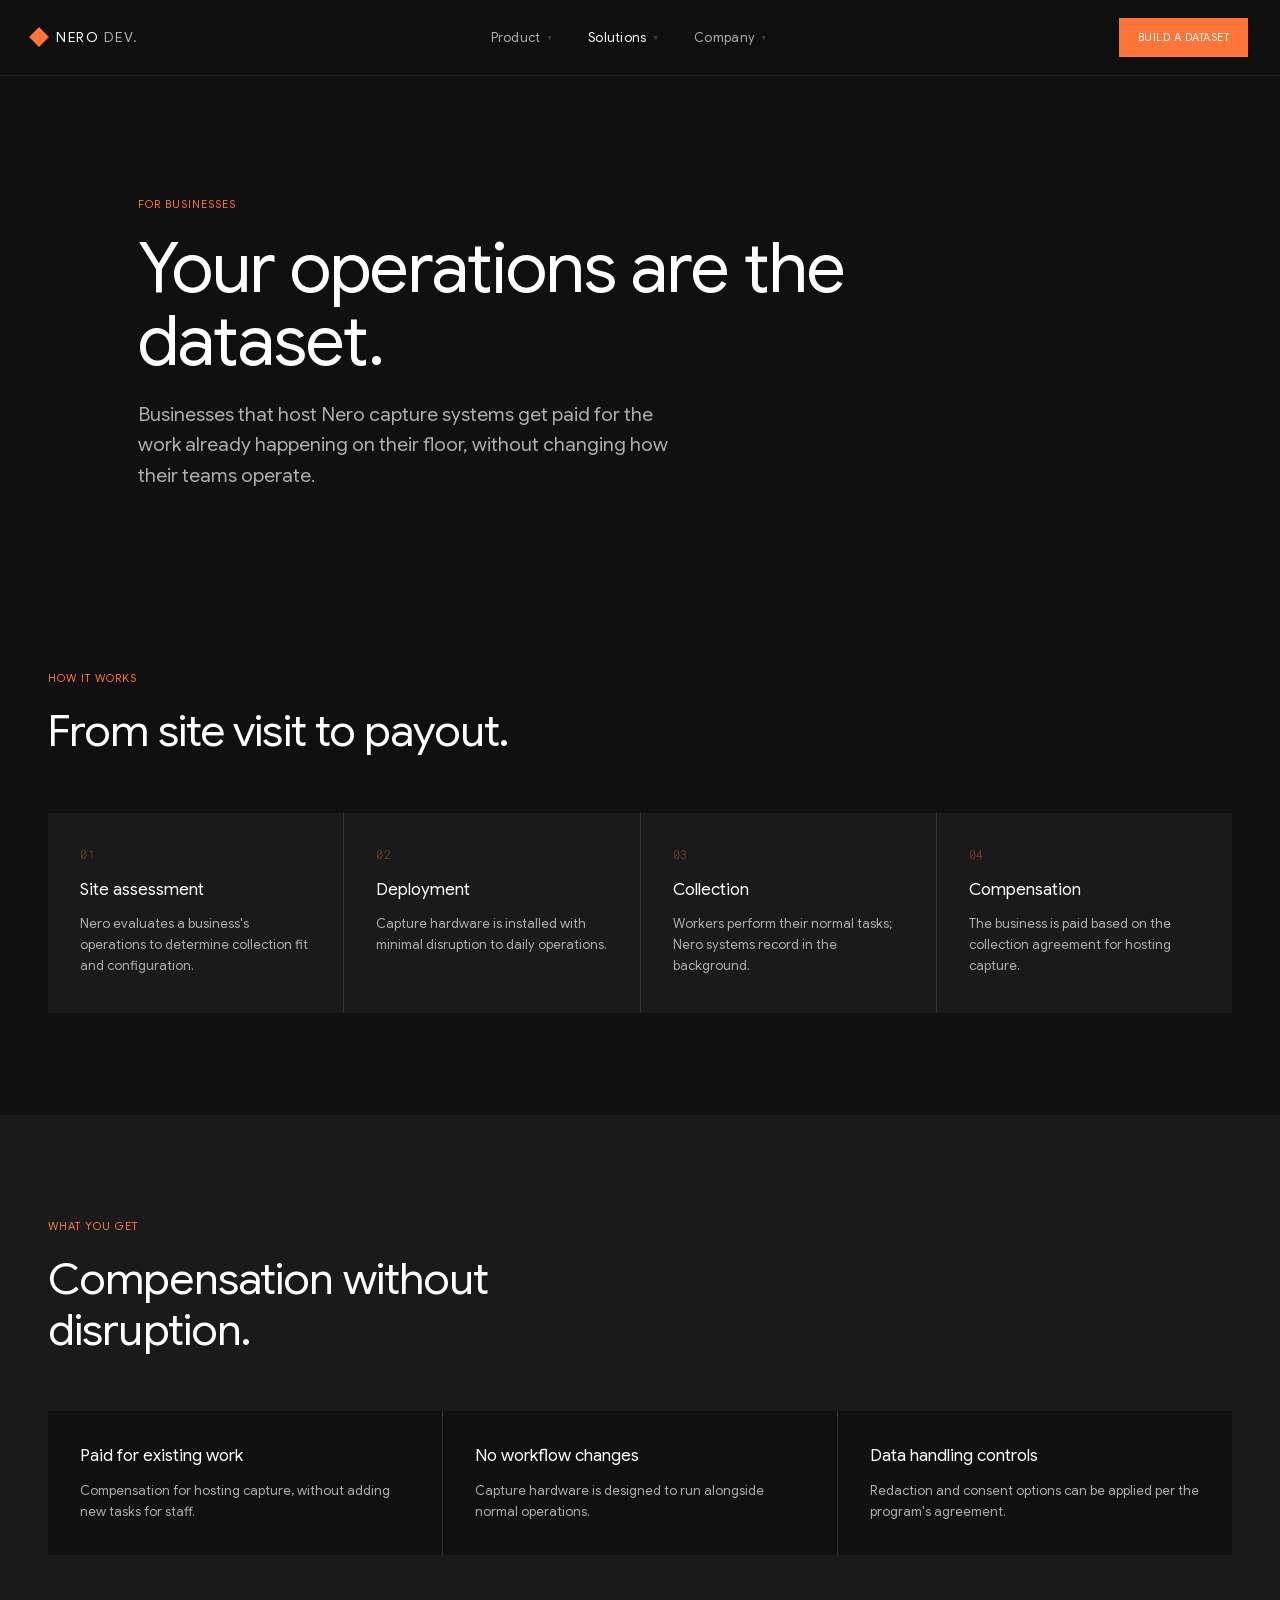
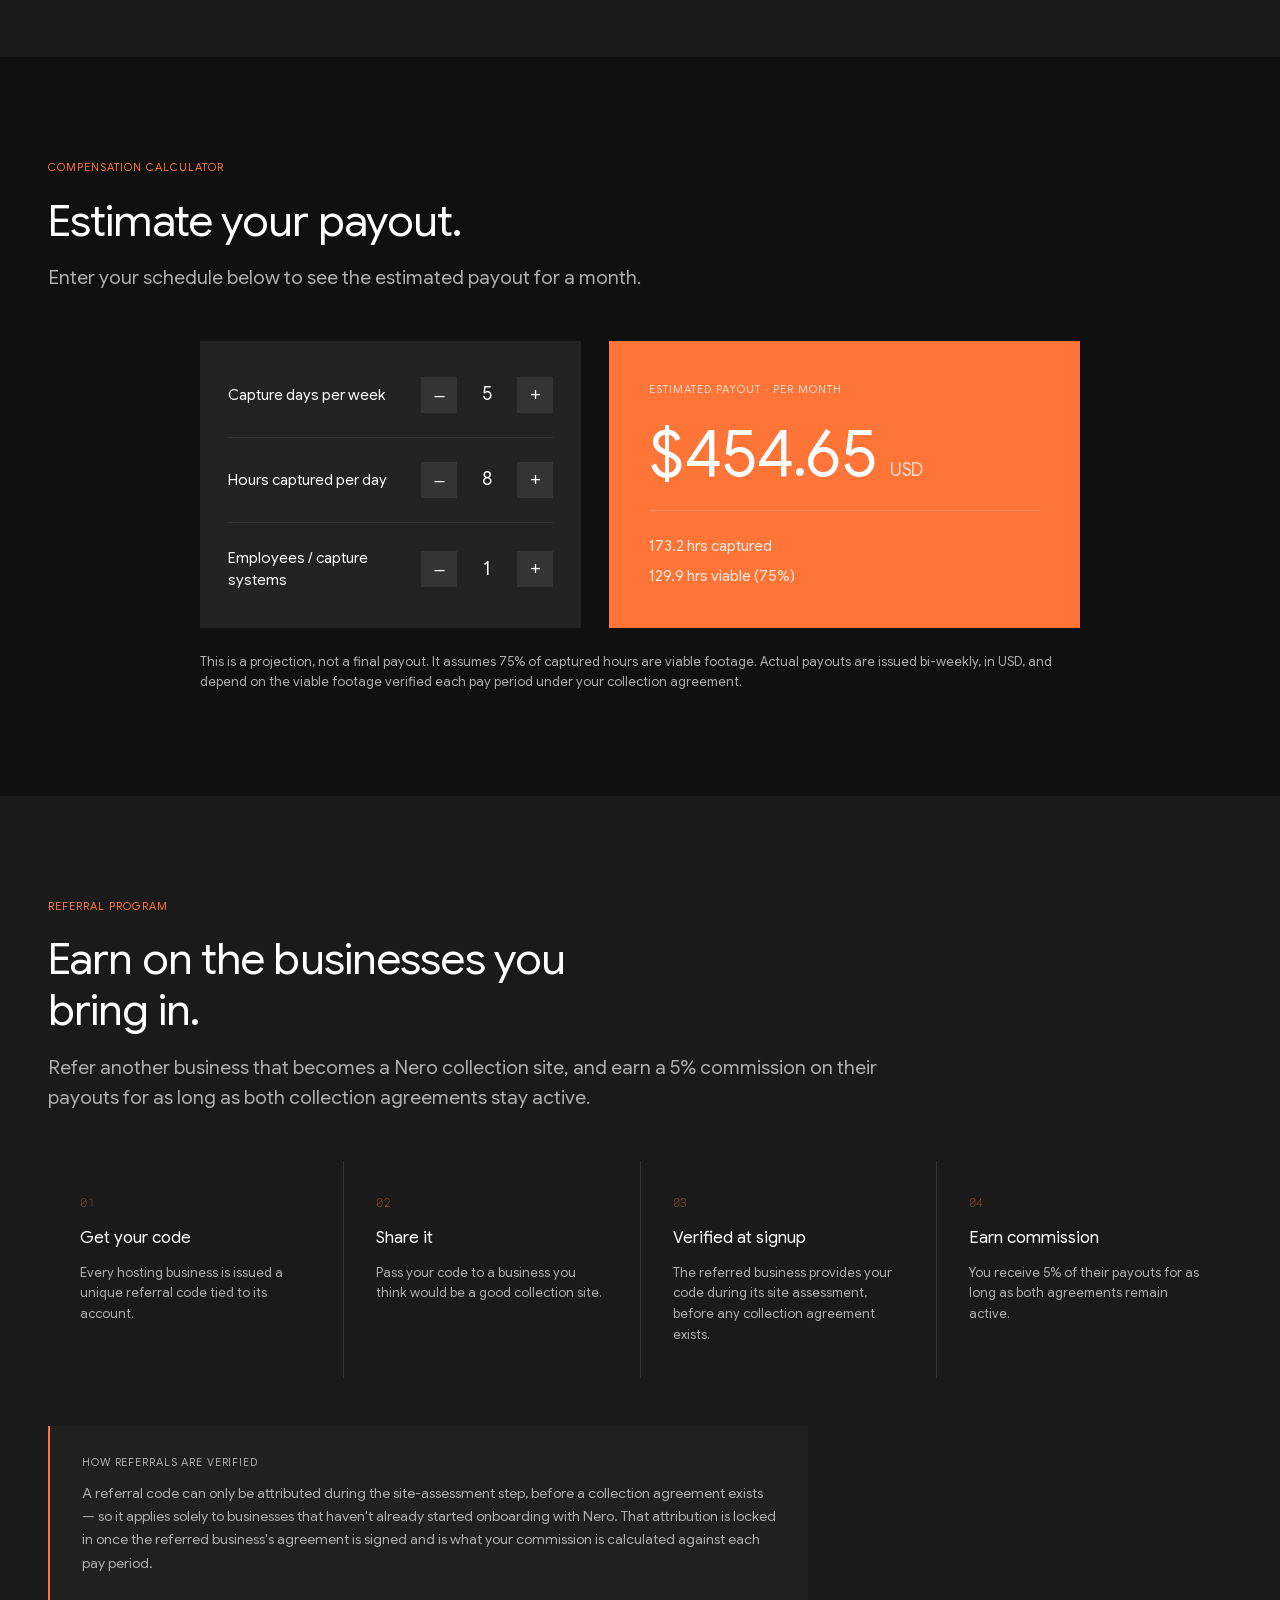
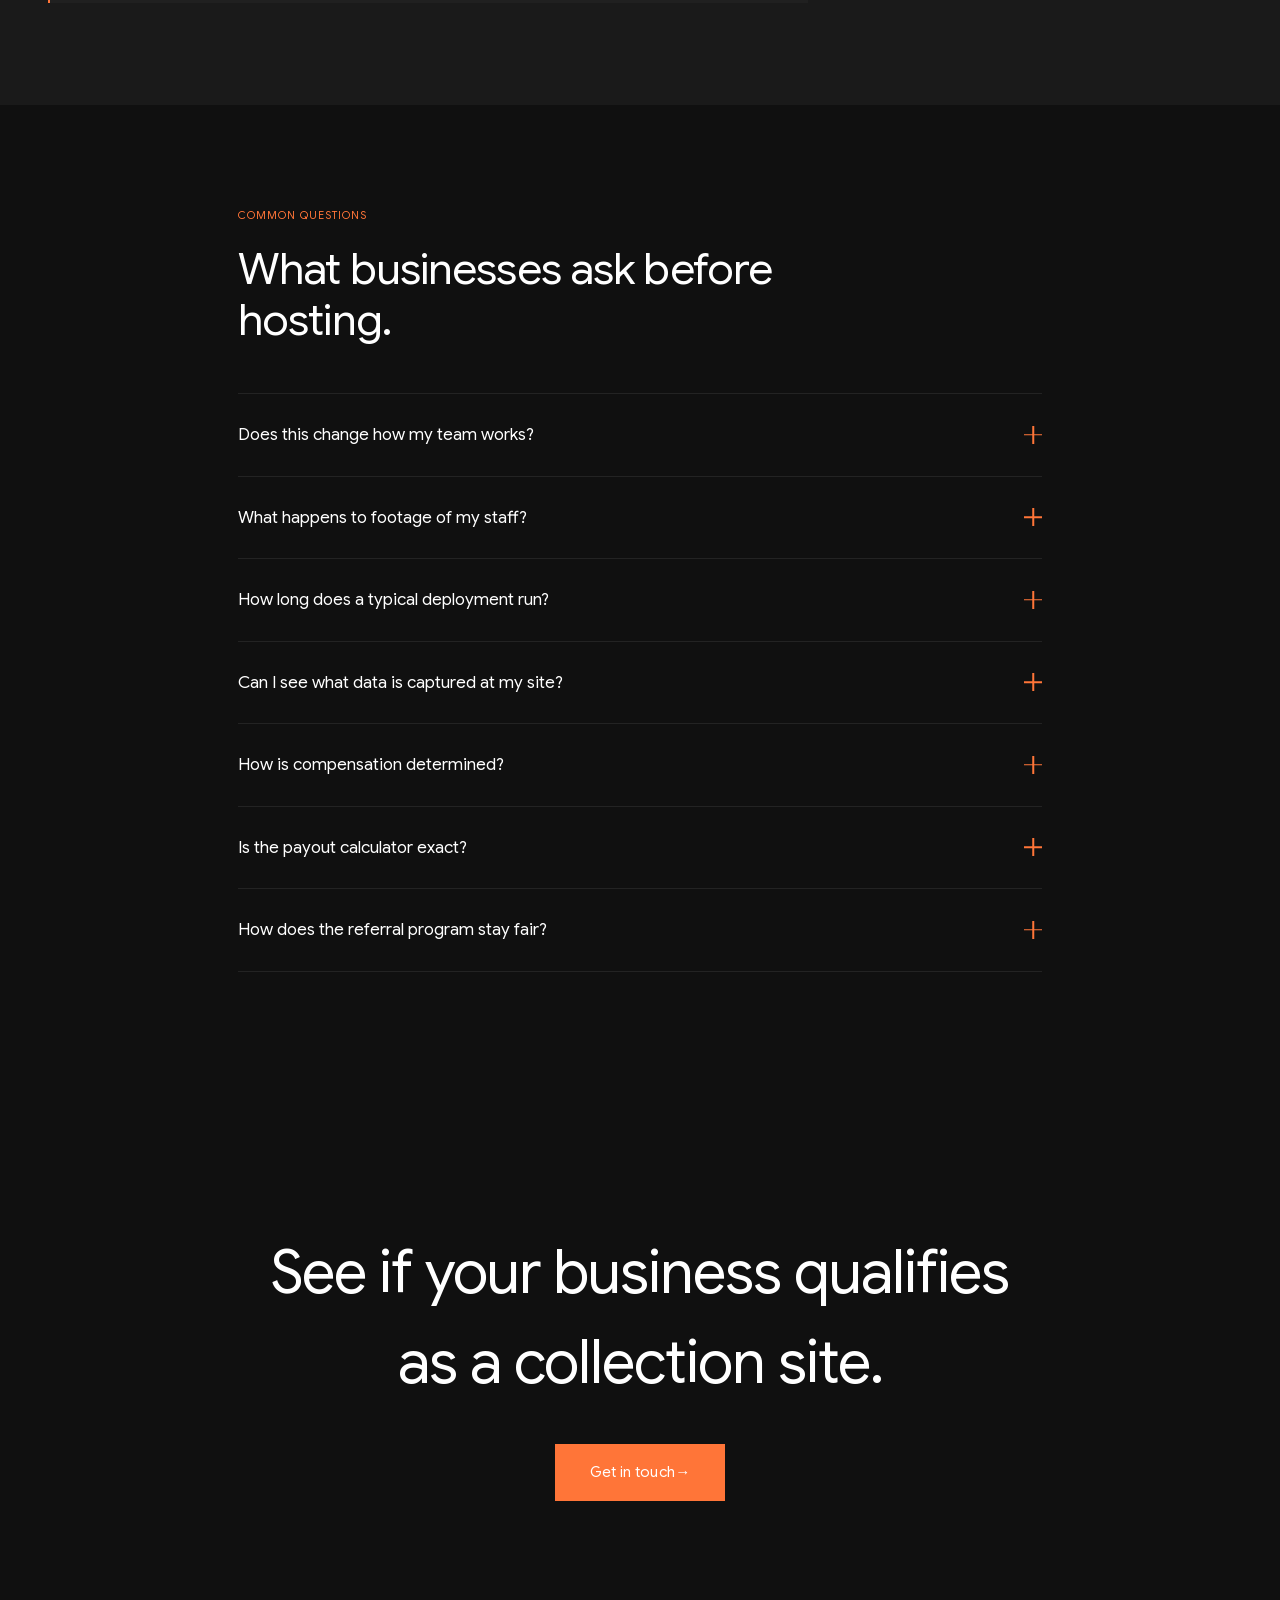
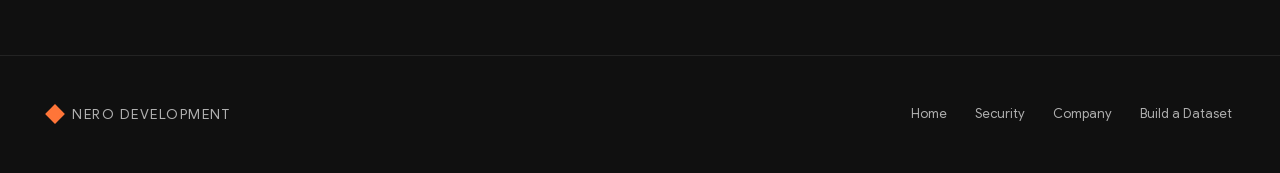
<file: for-businesses.html>
<!DOCTYPE html>
<html lang="en">
<head>
  <meta charset="utf-8">
  <meta name="viewport" content="width=device-width, initial-scale=1">
  <title>For Businesses — Nero Development</title>
  <meta name="description" content="Businesses that host Nero capture systems get paid for the work already happening on their floor, without changing how their teams operate.">
  <meta name="theme-color" content="#101010">

  <!-- Favicon -->
  <link rel="icon" type="image/svg+xml" href="data:image/svg+xml,%3Csvg xmlns='http://www.w3.org/2000/svg' viewBox='0 0 20 20'%3E%3Crect x='4' y='4' width='12' height='12' fill='%23FF7538' transform='rotate(45 10 10)'/%3E%3C/svg%3E">

  <meta property="og:title" content="For Businesses — Nero Development">
  <meta property="og:description" content="Businesses that host Nero capture systems get paid for the work already happening on their floor, without changing how their teams operate.">
  <meta property="og:type" content="website">

  <link rel="preconnect" href="https://fonts.gstatic.com" crossorigin>
  <link rel="stylesheet" href="styles/fonts.css">
  <link rel="stylesheet" href="styles/main.css">
  <link rel="stylesheet" href="styles/responsive.css">
  <link rel="stylesheet" href="styles/pages/for-businesses.css">
</head>
<body>

  <!-- ============ Header / Nav ============ -->
  <header class="site-header">
    <div class="site-header__inner">
      <a class="brand" href="index.html" aria-label="Nero Development home">
        <span class="brand__mark" aria-hidden="true"></span>
        <span class="brand__name">NERO<span class="brand__name-dim"> DEV.</span></span>
      </a>

      <nav class="nav" aria-label="Primary">
        <button class="nav__toggle" type="button" aria-expanded="false" aria-controls="nav-menu">
          <span class="nav__toggle-bar"></span>
          <span class="nav__toggle-bar"></span>
          <span class="nav__toggle-bar"></span>
          <span class="sr-only">Menu</span>
        </button>

        <div class="nav__menu" id="nav-menu">
          <div class="nav__group">
            <button class="nav__group-label" type="button" aria-haspopup="true" aria-expanded="false">
              Product <span class="nav__caret" aria-hidden="true">▾</span>
            </button>
            <div class="nav__dropdown">
              <a class="nav__item" href="data-engine.html">
                <span class="nav__item-name">Data Engine</span>
                <span class="nav__item-desc">Capture to model-ready data</span>
              </a>
              <a class="nav__item" href="data-products.html">
                <span class="nav__item-name">Data Products</span>
                <span class="nav__item-desc">Sensor, perception &amp; task layers</span>
              </a>
              <a class="nav__item" href="capture-systems.html">
                <span class="nav__item-name">Capture Systems</span>
                <span class="nav__item-desc">Mono, stereo &amp; custom hardware</span>
              </a>
            </div>
          </div>

          <div class="nav__group">
            <button class="nav__group-label nav__group-label--active" type="button" aria-haspopup="true" aria-expanded="false">
              Solutions <span class="nav__caret" aria-hidden="true">▾</span>
            </button>
            <div class="nav__dropdown">
              <a class="nav__item" href="verticals.html">
                <span class="nav__item-name">Verticals</span>
                <span class="nav__item-desc">Warehouse, kitchen, workshop, retail</span>
              </a>
              <a class="nav__item" href="licensing.html">
                <span class="nav__item-name">Licensing</span>
                <span class="nav__item-desc">Dataset, exclusive &amp; continuous access</span>
              </a>
              <a class="nav__item" href="for-businesses.html">
                <span class="nav__item-name">For Businesses</span>
                <span class="nav__item-desc">Host capture, get compensated</span>
              </a>
            </div>
          </div>

          <div class="nav__group">
            <button class="nav__group-label" type="button" aria-haspopup="true" aria-expanded="false">
              Company <span class="nav__caret" aria-hidden="true">▾</span>
            </button>
            <div class="nav__dropdown">
              <a class="nav__item" href="security-governance.html">
                <span class="nav__item-name">Security &amp; Governance</span>
                <span class="nav__item-desc">Consent, redaction, data controls</span>
              </a>
              <a class="nav__item" href="company.html">
                <span class="nav__item-name">Company</span>
                <span class="nav__item-desc">Mission, team &amp; careers</span>
              </a>
            </div>
          </div>

          <a class="btn btn--primary nav__cta nav__cta--mobile" href="build-a-dataset.html">Build a Dataset</a>
        </div>
      </nav>

      <a class="btn btn--primary nav__cta" href="build-a-dataset.html">Build a Dataset</a>
    </div>
  </header>

  <main id="top">

    <!-- ============ Page Intro ============ -->
    <div class="page-intro">
      <p class="eyebrow">For Businesses</p>
      <h1 class="page-intro__title">Your operations are the dataset.</h1>
      <p class="lead">Businesses that host Nero capture systems get paid for the work already happening on their floor, without changing how their teams operate.</p>
    </div>

    <!-- ============ How It Works ============ -->
    <section class="section" aria-labelledby="how-title">
      <div class="container">
        <p class="eyebrow">How It Works</p>
        <h2 class="section-title section-title--md" id="how-title">From site visit to payout.</h2>

        <ol class="steps-grid">
          <li class="step-card">
            <p class="step-card__num mono">01</p>
            <p class="step-card__name">Site assessment</p>
            <p class="step-card__desc">Nero evaluates a business's operations to determine collection fit and configuration.</p>
          </li>
          <li class="step-card">
            <p class="step-card__num mono">02</p>
            <p class="step-card__name">Deployment</p>
            <p class="step-card__desc">Capture hardware is installed with minimal disruption to daily operations.</p>
          </li>
          <li class="step-card">
            <p class="step-card__num mono">03</p>
            <p class="step-card__name">Collection</p>
            <p class="step-card__desc">Workers perform their normal tasks; Nero systems record in the background.</p>
          </li>
          <li class="step-card">
            <p class="step-card__num mono">04</p>
            <p class="step-card__name">Compensation</p>
            <p class="step-card__desc">The business is paid based on the collection agreement for hosting capture.</p>
          </li>
        </ol>
      </div>
    </section>

    <!-- ============ What You Get ============ -->
    <section class="section section--charcoal" aria-labelledby="benefits-title">
      <div class="container">
        <p class="eyebrow">What You Get</p>
        <h2 class="section-title section-title--md" id="benefits-title">Compensation without disruption.</h2>

        <div class="benefits-grid">
          <div class="benefit-card">
            <h3 class="benefit-card__title">Paid for existing work</h3>
            <p class="benefit-card__desc">Compensation for hosting capture, without adding new tasks for staff.</p>
          </div>
          <div class="benefit-card">
            <h3 class="benefit-card__title">No workflow changes</h3>
            <p class="benefit-card__desc">Capture hardware is designed to run alongside normal operations.</p>
          </div>
          <div class="benefit-card">
            <h3 class="benefit-card__title">Data handling controls</h3>
            <p class="benefit-card__desc">Redaction and consent options can be applied per the program's agreement.</p>
          </div>
        </div>
      </div>
    </section>

    <!-- ============ Compensation Calculator ============ -->
    <section class="section calculator" aria-labelledby="calculator-title">
      <div class="container">
        <p class="eyebrow">Compensation Calculator</p>
        <h2 class="section-title section-title--md" id="calculator-title">Estimate your payout.</h2>
        <p class="lead calculator__lead">Enter your schedule below to see the estimated payout for a month.</p>

        <div class="calc-widget">
          <div class="calc-panel">
            <div class="calc-row">
              <p class="calc-row__label">Capture days per week</p>
              <div class="calc-stepper">
                <button type="button" class="calc-stepper__btn" id="calc-days-dec" aria-label="Decrease capture days per week">–</button>
                <span class="calc-stepper__value" id="calc-days-value">5</span>
                <button type="button" class="calc-stepper__btn" id="calc-days-inc" aria-label="Increase capture days per week">+</button>
              </div>
            </div>
            <div class="calc-divider"></div>
            <div class="calc-row">
              <p class="calc-row__label">Hours captured per day</p>
              <div class="calc-stepper">
                <button type="button" class="calc-stepper__btn" id="calc-hours-dec" aria-label="Decrease hours captured per day">–</button>
                <span class="calc-stepper__value" id="calc-hours-value">8</span>
                <button type="button" class="calc-stepper__btn" id="calc-hours-inc" aria-label="Increase hours captured per day">+</button>
              </div>
            </div>
            <div class="calc-divider"></div>
            <div class="calc-row">
              <p class="calc-row__label">Employees / capture systems</p>
              <div class="calc-stepper">
                <button type="button" class="calc-stepper__btn" id="calc-employees-dec" aria-label="Decrease employees or capture systems">–</button>
                <span class="calc-stepper__value" id="calc-employees-value">1</span>
                <button type="button" class="calc-stepper__btn" id="calc-employees-inc" aria-label="Increase employees or capture systems">+</button>
              </div>
            </div>
          </div>

          <div class="calc-hero" aria-live="polite">
            <p class="calc-hero__label">Estimated payout · per month</p>
            <p class="calc-hero__value">$<span id="calc-payout">454.65</span> <span class="calc-hero__unit">USD</span></p>
            <div class="calc-hero__hr"></div>
            <div class="calc-hero__meta">
              <p class="calc-hero__meta-line"><span id="calc-raw-hours">173.2</span> hrs captured</p>
              <p class="calc-hero__meta-line"><span id="calc-viable-hours">129.9</span> hrs viable (75%)</p>
            </div>
          </div>
        </div>

        <p class="calculator__disclaimer">This is a projection, not a final payout. It assumes 75% of captured hours are viable footage. Actual payouts are issued bi-weekly, in USD, and depend on the viable footage verified each pay period under your collection agreement.</p>
      </div>
    </section>

    <!-- ============ Referral Program ============ -->
    <section class="section section--charcoal referral" aria-labelledby="referral-title">
      <div class="container">
        <p class="eyebrow">Referral Program</p>
        <h2 class="section-title section-title--md" id="referral-title">Earn on the businesses you bring in.</h2>
        <p class="lead calculator__lead">Refer another business that becomes a Nero collection site, and earn a 5% commission on their payouts for as long as both collection agreements stay active.</p>

        <ol class="steps-grid referral__steps">
          <li class="step-card">
            <p class="step-card__num mono">01</p>
            <p class="step-card__name">Get your code</p>
            <p class="step-card__desc">Every hosting business is issued a unique referral code tied to its account.</p>
          </li>
          <li class="step-card">
            <p class="step-card__num mono">02</p>
            <p class="step-card__name">Share it</p>
            <p class="step-card__desc">Pass your code to a business you think would be a good collection site.</p>
          </li>
          <li class="step-card">
            <p class="step-card__num mono">03</p>
            <p class="step-card__name">Verified at signup</p>
            <p class="step-card__desc">The referred business provides your code during its site assessment, before any collection agreement exists.</p>
          </li>
          <li class="step-card">
            <p class="step-card__num mono">04</p>
            <p class="step-card__name">Earn commission</p>
            <p class="step-card__desc">You receive 5% of their payouts for as long as both agreements remain active.</p>
          </li>
        </ol>

        <div class="referral__note">
          <p class="referral__note-title">How referrals are verified</p>
          <p class="referral__note-desc">A referral code can only be attributed during the site-assessment step, before a collection agreement exists — so it applies solely to businesses that haven't already started onboarding with Nero. That attribution is locked in once the referred business's agreement is signed and is what your commission is calculated against each pay period.</p>
        </div>
      </div>
    </section>

    <!-- ============ FAQ ============ -->
    <section class="section faq" aria-labelledby="faq-title">
      <div class="container">
        <p class="eyebrow">Common Questions</p>
        <h2 class="section-title section-title--md" id="faq-title">What businesses ask before hosting.</h2>

        <div class="faq-list">
          <details class="faq-item">
            <summary class="faq-item__summary">
              Does this change how my team works?
              <span class="faq-item__icon" aria-hidden="true"></span>
            </summary>
            <p class="faq-item__answer">No. Capture systems are designed to record ongoing operations without requiring workers to change their tasks.</p>
          </details>
          <details class="faq-item">
            <summary class="faq-item__summary">
              What happens to footage of my staff?
              <span class="faq-item__icon" aria-hidden="true"></span>
            </summary>
            <p class="faq-item__answer">Handling, redaction and consent terms are set out in the collection agreement for your site.</p>
          </details>
          <details class="faq-item">
            <summary class="faq-item__summary">
              How long does a typical deployment run?
              <span class="faq-item__icon" aria-hidden="true"></span>
            </summary>
            <p class="faq-item__answer">Deployment length varies by program and is agreed in advance.</p>
          </details>
          <details class="faq-item">
            <summary class="faq-item__summary">
              Can I see what data is captured at my site?
              <span class="faq-item__icon" aria-hidden="true"></span>
            </summary>
            <p class="faq-item__answer">Access to captured data from your site is defined in your collection agreement.</p>
          </details>
          <details class="faq-item">
            <summary class="faq-item__summary">
              How is compensation determined?
              <span class="faq-item__icon" aria-hidden="true"></span>
            </summary>
            <p class="faq-item__answer">Businesses are paid per hour of viable footage, disbursed bi-weekly. Exact terms are set per site in the collection agreement.</p>
          </details>
          <details class="faq-item">
            <summary class="faq-item__summary">
              Is the payout calculator exact?
              <span class="faq-item__icon" aria-hidden="true"></span>
            </summary>
            <p class="faq-item__answer">No. It projects an estimate only, assuming 75% of captured footage is viable. Actual payouts depend on the footage your site produces and are confirmed in your collection agreement.</p>
          </details>
          <details class="faq-item">
            <summary class="faq-item__summary">
              How does the referral program stay fair?
              <span class="faq-item__icon" aria-hidden="true"></span>
            </summary>
            <p class="faq-item__answer">Referral codes are attributed at site assessment, before a collection agreement exists, so a code can't be applied to a business already onboarding with Nero. That attribution is what your 5% commission is calculated against.</p>
          </details>
        </div>
      </div>
    </section>

    <!-- ============ Final CTA ============ -->
    <section class="section cta" aria-labelledby="cta-title">
      <div class="container">
        <h2 class="cta__headline" id="cta-title">See if your business qualifies as a collection site.</h2>
        <a class="btn btn--primary btn--lg" href="build-a-dataset.html">Get in touch <span aria-hidden="true">→</span></a>
      </div>
    </section>

  </main>

  <!-- ============ Footer ============ -->
  <footer class="site-footer">
    <div class="container site-footer__inner">
      <div class="brand">
        <span class="brand__mark" aria-hidden="true"></span>
        <span class="brand__name">NERO DEVELOPMENT</span>
      </div>
      <nav class="site-footer__links" aria-label="Footer">
        <a href="index.html">Home</a>
        <a href="security-governance.html">Security</a>
        <a href="company.html">Company</a>
        <a href="build-a-dataset.html">Build a Dataset</a>
      </nav>
    </div>
  </footer>

  <script src="scripts/nav.js"></script>
  <script src="scripts/for-businesses.js"></script>
</body>
</html>
</file>
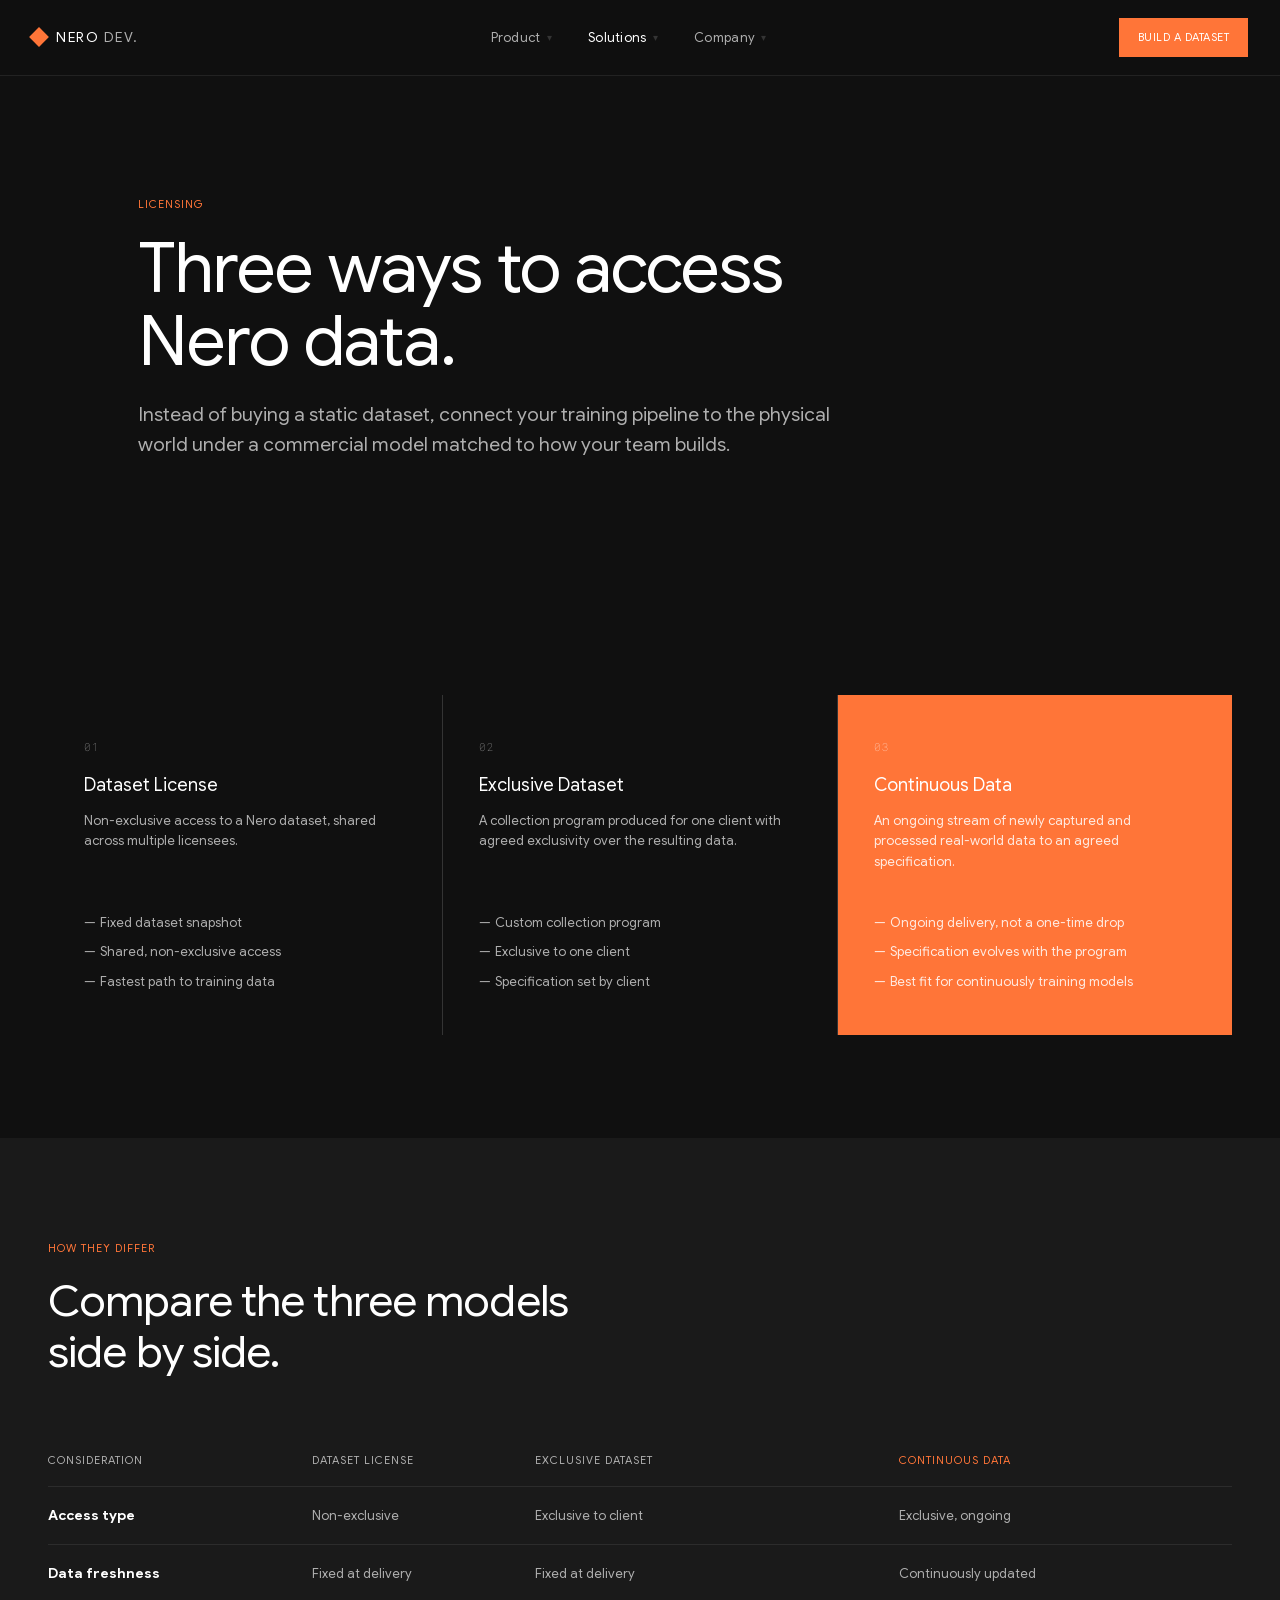
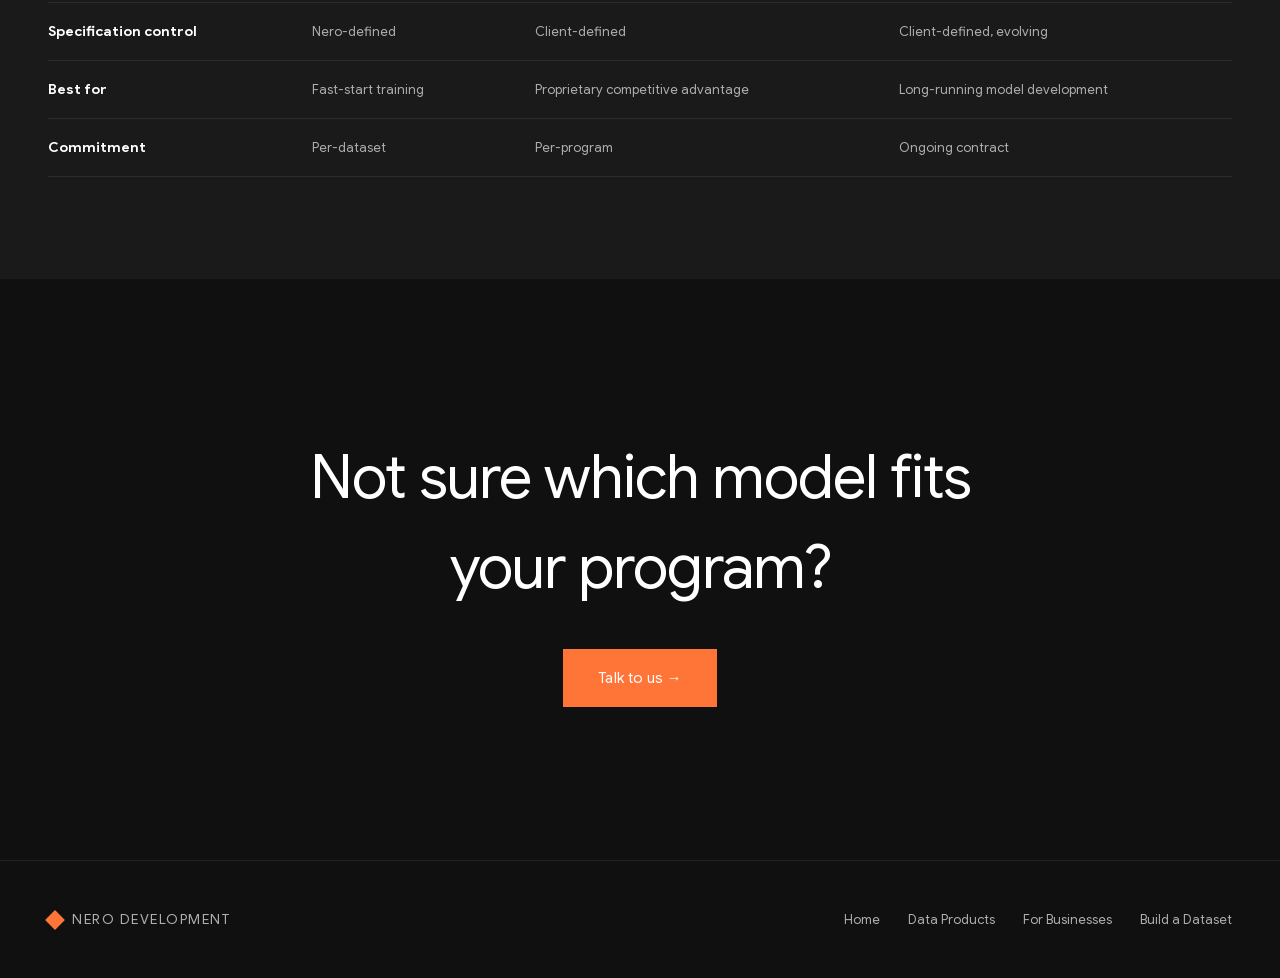
<file: licensing.html>
<!DOCTYPE html>
<html lang="en">
<head>
  <meta charset="utf-8">
  <meta name="viewport" content="width=device-width, initial-scale=1">
  <title>Licensing — Nero Development</title>
  <meta name="description" content="Three ways to access Nero data: non-exclusive Dataset License, client-exclusive Exclusive Dataset, or an ongoing Continuous Data stream.">
  <meta name="theme-color" content="#101010">

  <!-- Favicon -->
  <link rel="icon" type="image/svg+xml" href="data:image/svg+xml,%3Csvg xmlns='http://www.w3.org/2000/svg' viewBox='0 0 20 20'%3E%3Crect x='4' y='4' width='12' height='12' fill='%23FF7538' transform='rotate(45 10 10)'/%3E%3C/svg%3E">

  <meta property="og:title" content="Licensing — Nero Development">
  <meta property="og:description" content="Three ways to access Nero data: non-exclusive Dataset License, client-exclusive Exclusive Dataset, or an ongoing Continuous Data stream.">
  <meta property="og:type" content="website">

  <link rel="preconnect" href="https://fonts.gstatic.com" crossorigin>
  <link rel="stylesheet" href="styles/fonts.css">
  <link rel="stylesheet" href="styles/main.css">
  <link rel="stylesheet" href="styles/responsive.css">
  <link rel="stylesheet" href="styles/pages/licensing.css">
</head>
<body>

  <!-- ============ Header / Nav ============ -->
  <header class="site-header">
    <div class="site-header__inner">
      <a class="brand" href="index.html" aria-label="Nero Development home">
        <span class="brand__mark" aria-hidden="true"></span>
        <span class="brand__name">NERO<span class="brand__name-dim"> DEV.</span></span>
      </a>

      <nav class="nav" aria-label="Primary">
        <button class="nav__toggle" type="button" aria-expanded="false" aria-controls="nav-menu">
          <span class="nav__toggle-bar"></span>
          <span class="nav__toggle-bar"></span>
          <span class="nav__toggle-bar"></span>
          <span class="sr-only">Menu</span>
        </button>

        <div class="nav__menu" id="nav-menu">
          <div class="nav__group">
            <button class="nav__group-label" type="button" aria-haspopup="true" aria-expanded="false">
              Product <span class="nav__caret" aria-hidden="true">▾</span>
            </button>
            <div class="nav__dropdown">
              <a class="nav__item" href="data-engine.html">
                <span class="nav__item-name">Data Engine</span>
                <span class="nav__item-desc">Capture to model-ready data</span>
              </a>
              <a class="nav__item" href="data-products.html">
                <span class="nav__item-name">Data Products</span>
                <span class="nav__item-desc">Sensor, perception &amp; task layers</span>
              </a>
              <a class="nav__item" href="capture-systems.html">
                <span class="nav__item-name">Capture Systems</span>
                <span class="nav__item-desc">Mono, stereo &amp; custom hardware</span>
              </a>
            </div>
          </div>

          <div class="nav__group">
            <button class="nav__group-label nav__group-label--active" type="button" aria-haspopup="true" aria-expanded="false">
              Solutions <span class="nav__caret" aria-hidden="true">▾</span>
            </button>
            <div class="nav__dropdown">
              <a class="nav__item" href="verticals.html">
                <span class="nav__item-name">Verticals</span>
                <span class="nav__item-desc">Warehouse, kitchen, workshop, retail</span>
              </a>
              <a class="nav__item" href="licensing.html">
                <span class="nav__item-name">Licensing</span>
                <span class="nav__item-desc">Dataset, exclusive &amp; continuous access</span>
              </a>
              <a class="nav__item" href="for-businesses.html">
                <span class="nav__item-name">For Businesses</span>
                <span class="nav__item-desc">Host capture, get compensated</span>
              </a>
            </div>
          </div>

          <div class="nav__group">
            <button class="nav__group-label" type="button" aria-haspopup="true" aria-expanded="false">
              Company <span class="nav__caret" aria-hidden="true">▾</span>
            </button>
            <div class="nav__dropdown">
              <a class="nav__item" href="security-governance.html">
                <span class="nav__item-name">Security &amp; Governance</span>
                <span class="nav__item-desc">Consent, redaction, data controls</span>
              </a>
              <a class="nav__item" href="company.html">
                <span class="nav__item-name">Company</span>
                <span class="nav__item-desc">Mission, team &amp; careers</span>
              </a>
            </div>
          </div>

          <a class="btn btn--primary nav__cta nav__cta--mobile" href="build-a-dataset.html">Build a Dataset</a>
        </div>
      </nav>

      <a class="btn btn--primary nav__cta" href="build-a-dataset.html">Build a Dataset</a>
    </div>
  </header>

  <main id="top">

    <!-- ============ Page Intro ============ -->
    <section class="page-intro">
      <p class="eyebrow">Licensing</p>
      <h1 class="page-intro__title">Three ways to access Nero data.</h1>
      <p class="lead lead--wide">Instead of buying a static dataset, connect your training pipeline to the physical world under a commercial model matched to how your team builds.</p>
    </section>

    <!-- ============ Tier Cards ============ -->
    <section class="section" aria-labelledby="tiers-title">
      <div class="container">
        <h2 class="sr-only" id="tiers-title">Licensing tiers</h2>

        <div class="model-grid licensing-tier-grid">
          <div class="model-card licensing-tier-card">
            <p class="model-card__num mono">01</p>
            <h3 class="model-card__title">Dataset License</h3>
            <p class="model-card__text">Non-exclusive access to a Nero dataset, shared across multiple licensees.</p>
            <ul class="licensing-tier-card__bullets">
              <li>Fixed dataset snapshot</li>
              <li>Shared, non-exclusive access</li>
              <li>Fastest path to training data</li>
            </ul>
          </div>
          <div class="model-card licensing-tier-card">
            <p class="model-card__num mono">02</p>
            <h3 class="model-card__title">Exclusive Dataset</h3>
            <p class="model-card__text">A collection program produced for one client with agreed exclusivity over the resulting data.</p>
            <ul class="licensing-tier-card__bullets">
              <li>Custom collection program</li>
              <li>Exclusive to one client</li>
              <li>Specification set by client</li>
            </ul>
          </div>
          <div class="model-card model-card--highlight licensing-tier-card">
            <p class="model-card__num mono">03</p>
            <h3 class="model-card__title">Continuous Data</h3>
            <p class="model-card__text">An ongoing stream of newly captured and processed real-world data to an agreed specification.</p>
            <ul class="licensing-tier-card__bullets">
              <li>Ongoing delivery, not a one-time drop</li>
              <li>Specification evolves with the program</li>
              <li>Best fit for continuously training models</li>
            </ul>
          </div>
        </div>
      </div>
    </section>

    <!-- ============ How They Differ ============ -->
    <section class="section section--charcoal" aria-labelledby="differ-title">
      <div class="container">
        <p class="eyebrow">How They Differ</p>
        <h2 class="section-title section-title--md" id="differ-title">Compare the three models side by side.</h2>

        <div class="licensing-table-wrap">
          <table class="licensing-table">
            <thead>
              <tr>
                <th scope="col">Consideration</th>
                <th scope="col">Dataset License</th>
                <th scope="col">Exclusive Dataset</th>
                <th scope="col" class="licensing-table__highlight-col">Continuous Data</th>
              </tr>
            </thead>
            <tbody>
              <tr>
                <td>Access type</td>
                <td>Non-exclusive</td>
                <td>Exclusive to client</td>
                <td>Exclusive, ongoing</td>
              </tr>
              <tr>
                <td>Data freshness</td>
                <td>Fixed at delivery</td>
                <td>Fixed at delivery</td>
                <td>Continuously updated</td>
              </tr>
              <tr>
                <td>Specification control</td>
                <td>Nero-defined</td>
                <td>Client-defined</td>
                <td>Client-defined, evolving</td>
              </tr>
              <tr>
                <td>Best for</td>
                <td>Fast-start training</td>
                <td>Proprietary competitive advantage</td>
                <td>Long-running model development</td>
              </tr>
              <tr>
                <td>Commitment</td>
                <td>Per-dataset</td>
                <td>Per-program</td>
                <td>Ongoing contract</td>
              </tr>
            </tbody>
          </table>
        </div>
      </div>
    </section>

    <!-- ============ Final CTA ============ -->
    <section class="section cta" aria-labelledby="cta-title">
      <div class="container">
        <h2 class="cta__headline" id="cta-title">Not sure which model fits your program?</h2>
        <a class="btn btn--primary btn--lg" href="build-a-dataset.html">Talk to us →</a>
      </div>
    </section>

  </main>

  <!-- ============ Footer ============ -->
  <footer class="site-footer">
    <div class="container site-footer__inner">
      <div class="brand">
        <span class="brand__mark" aria-hidden="true"></span>
        <span class="brand__name">NERO DEVELOPMENT</span>
      </div>
      <nav class="site-footer__links" aria-label="Footer">
        <a href="index.html">Home</a>
        <a href="data-products.html">Data Products</a>
        <a href="for-businesses.html">For Businesses</a>
        <a href="build-a-dataset.html">Build a Dataset</a>
      </nav>
    </div>
  </footer>

  <script src="scripts/nav.js"></script>
</body>
</html>
</file>
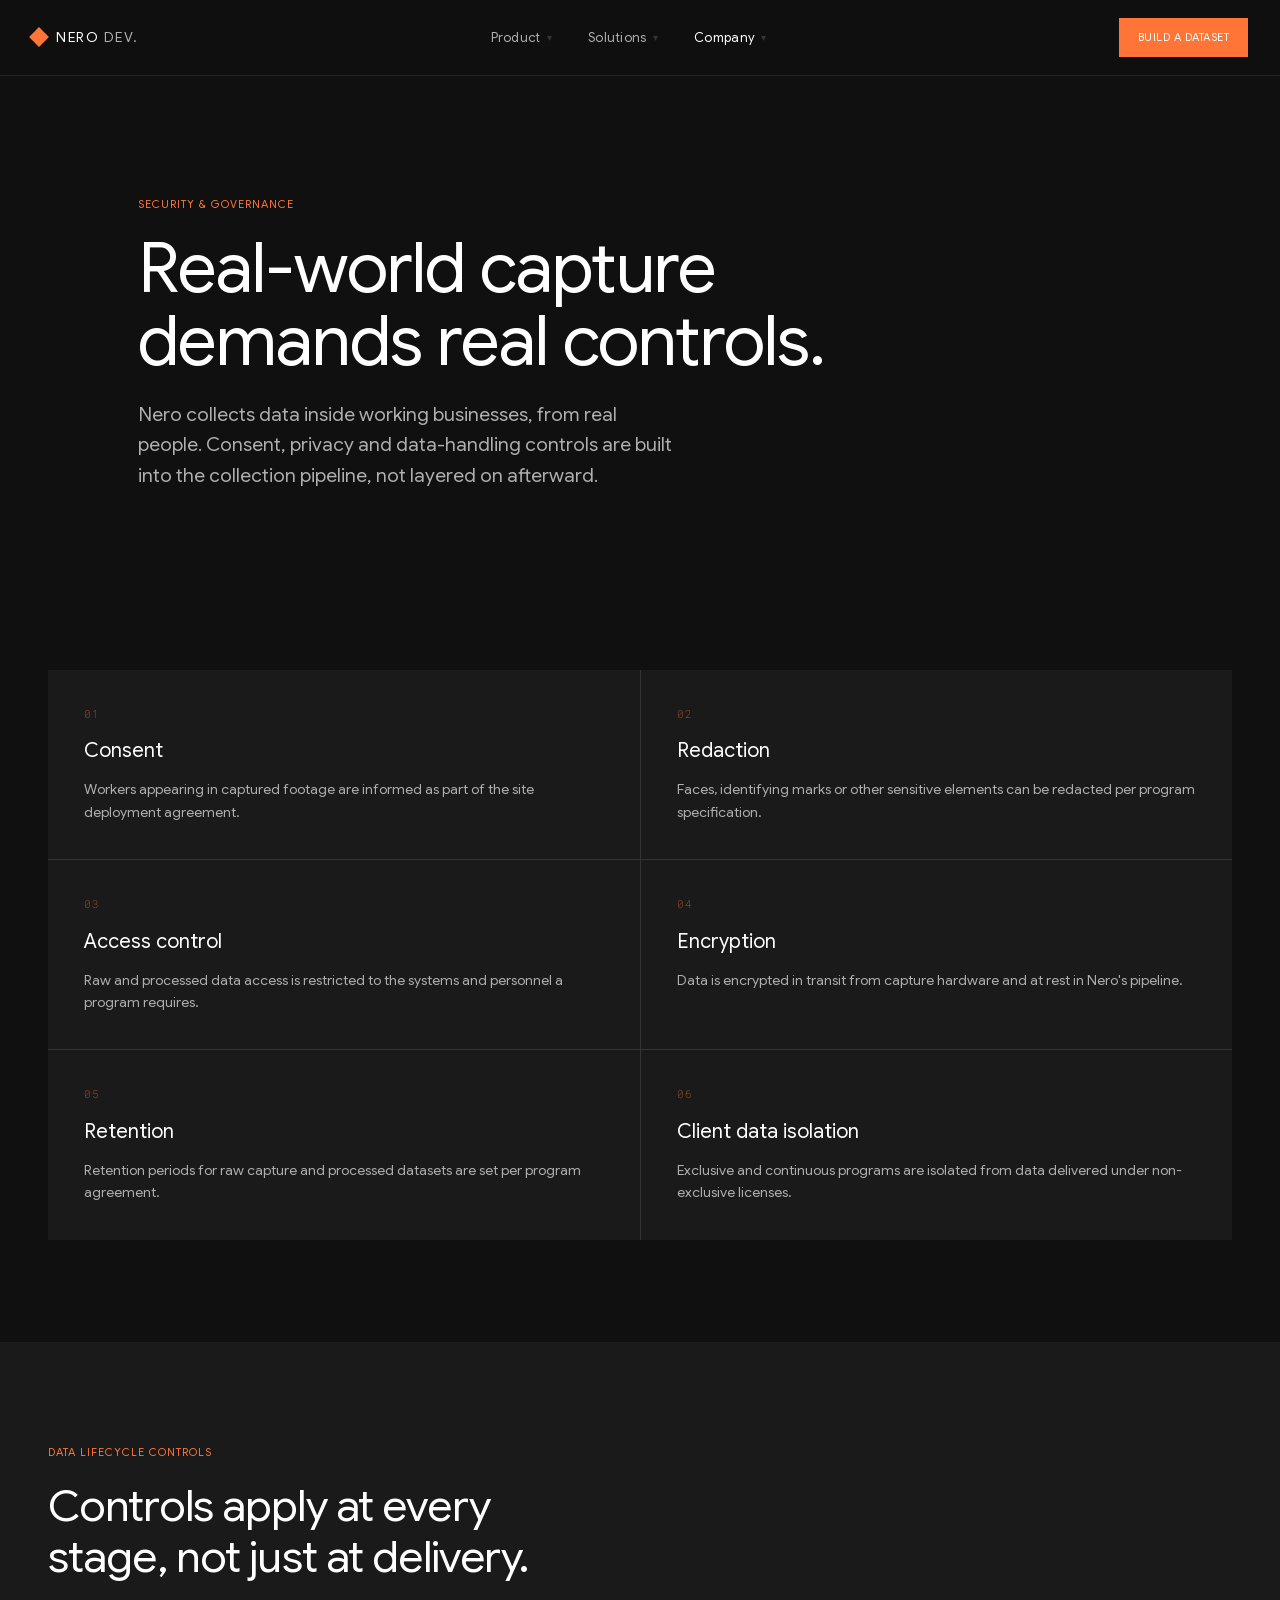
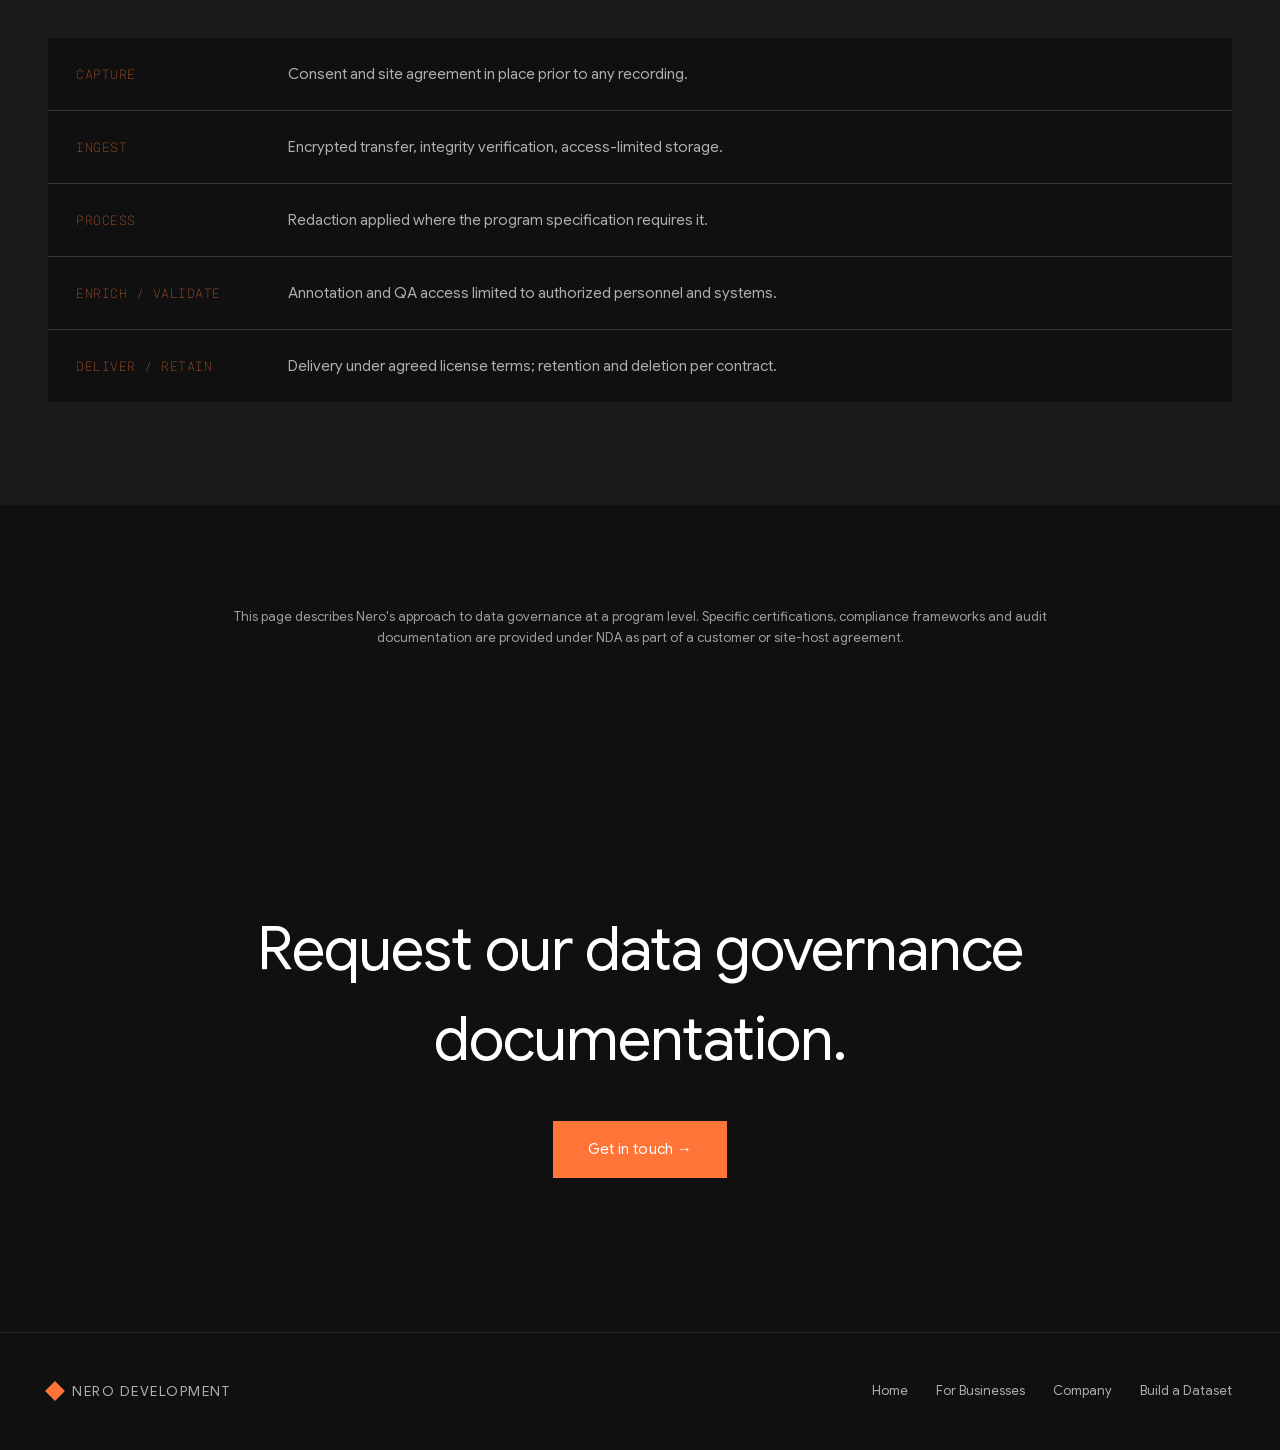
<file: security-governance.html>
<!DOCTYPE html>
<html lang="en">
<head>
  <meta charset="utf-8">
  <meta name="viewport" content="width=device-width, initial-scale=1">
  <title>Security &amp; Governance — Nero Development</title>
  <meta name="description" content="Consent, redaction, encryption and data-lifecycle controls built into Nero's collection pipeline at every stage, not layered on afterward.">
  <meta name="theme-color" content="#101010">

  <!-- Favicon -->
  <link rel="icon" type="image/svg+xml" href="data:image/svg+xml,%3Csvg xmlns='http://www.w3.org/2000/svg' viewBox='0 0 20 20'%3E%3Crect x='4' y='4' width='12' height='12' fill='%23FF7538' transform='rotate(45 10 10)'/%3E%3C/svg%3E">

  <meta property="og:title" content="Security &amp; Governance — Nero Development">
  <meta property="og:description" content="Consent, redaction, encryption and data-lifecycle controls built into Nero's collection pipeline at every stage, not layered on afterward.">
  <meta property="og:type" content="website">

  <link rel="preconnect" href="https://fonts.gstatic.com" crossorigin>
  <link rel="stylesheet" href="styles/fonts.css">
  <link rel="stylesheet" href="styles/main.css">
  <link rel="stylesheet" href="styles/responsive.css">
  <link rel="stylesheet" href="styles/pages/security-governance.css">
</head>
<body>

  <!-- ============ Header / Nav ============ -->
  <header class="site-header">
    <div class="site-header__inner">
      <a class="brand" href="index.html" aria-label="Nero Development home">
        <span class="brand__mark" aria-hidden="true"></span>
        <span class="brand__name">NERO<span class="brand__name-dim"> DEV.</span></span>
      </a>

      <nav class="nav" aria-label="Primary">
        <button class="nav__toggle" type="button" aria-expanded="false" aria-controls="nav-menu">
          <span class="nav__toggle-bar"></span>
          <span class="nav__toggle-bar"></span>
          <span class="nav__toggle-bar"></span>
          <span class="sr-only">Menu</span>
        </button>

        <div class="nav__menu" id="nav-menu">
          <div class="nav__group">
            <button class="nav__group-label" type="button" aria-haspopup="true" aria-expanded="false">
              Product <span class="nav__caret" aria-hidden="true">▾</span>
            </button>
            <div class="nav__dropdown">
              <a class="nav__item" href="data-engine.html">
                <span class="nav__item-name">Data Engine</span>
                <span class="nav__item-desc">Capture to model-ready data</span>
              </a>
              <a class="nav__item" href="data-products.html">
                <span class="nav__item-name">Data Products</span>
                <span class="nav__item-desc">Sensor, perception &amp; task layers</span>
              </a>
              <a class="nav__item" href="capture-systems.html">
                <span class="nav__item-name">Capture Systems</span>
                <span class="nav__item-desc">Mono, stereo &amp; custom hardware</span>
              </a>
            </div>
          </div>

          <div class="nav__group">
            <button class="nav__group-label" type="button" aria-haspopup="true" aria-expanded="false">
              Solutions <span class="nav__caret" aria-hidden="true">▾</span>
            </button>
            <div class="nav__dropdown">
              <a class="nav__item" href="verticals.html">
                <span class="nav__item-name">Verticals</span>
                <span class="nav__item-desc">Warehouse, kitchen, workshop, retail</span>
              </a>
              <a class="nav__item" href="licensing.html">
                <span class="nav__item-name">Licensing</span>
                <span class="nav__item-desc">Dataset, exclusive &amp; continuous access</span>
              </a>
              <a class="nav__item" href="for-businesses.html">
                <span class="nav__item-name">For Businesses</span>
                <span class="nav__item-desc">Host capture, get compensated</span>
              </a>
            </div>
          </div>

          <div class="nav__group">
            <button class="nav__group-label nav__group-label--active" type="button" aria-haspopup="true" aria-expanded="false">
              Company <span class="nav__caret" aria-hidden="true">▾</span>
            </button>
            <div class="nav__dropdown">
              <a class="nav__item" href="security-governance.html">
                <span class="nav__item-name">Security &amp; Governance</span>
                <span class="nav__item-desc">Consent, redaction, data controls</span>
              </a>
              <a class="nav__item" href="company.html">
                <span class="nav__item-name">Company</span>
                <span class="nav__item-desc">Mission, team &amp; careers</span>
              </a>
            </div>
          </div>

          <a class="btn btn--primary nav__cta nav__cta--mobile" href="build-a-dataset.html">Build a Dataset</a>
        </div>
      </nav>

      <a class="btn btn--primary nav__cta" href="build-a-dataset.html">Build a Dataset</a>
    </div>
  </header>

  <main id="top">

    <!-- ============ Page Intro ============ -->
    <div class="page-intro">
      <p class="eyebrow">Security &amp; Governance</p>
      <h1 class="page-intro__title">Real-world capture demands real controls.</h1>
      <p class="lead">Nero collects data inside working businesses, from real people. Consent, privacy and data-handling controls are built into the collection pipeline, not layered on afterward.</p>
    </div>

    <!-- ============ Pillars ============ -->
    <section class="section" aria-labelledby="pillars-title">
      <div class="container">
        <h2 class="sr-only" id="pillars-title">Security pillars</h2>
        <div class="pillar-grid">
          <div class="pillar-card">
            <p class="pillar-card__num mono">01</p>
            <h3 class="pillar-card__name">Consent</h3>
            <p class="pillar-card__desc">Workers appearing in captured footage are informed as part of the site deployment agreement.</p>
          </div>
          <div class="pillar-card">
            <p class="pillar-card__num mono">02</p>
            <h3 class="pillar-card__name">Redaction</h3>
            <p class="pillar-card__desc">Faces, identifying marks or other sensitive elements can be redacted per program specification.</p>
          </div>
          <div class="pillar-card">
            <p class="pillar-card__num mono">03</p>
            <h3 class="pillar-card__name">Access control</h3>
            <p class="pillar-card__desc">Raw and processed data access is restricted to the systems and personnel a program requires.</p>
          </div>
          <div class="pillar-card">
            <p class="pillar-card__num mono">04</p>
            <h3 class="pillar-card__name">Encryption</h3>
            <p class="pillar-card__desc">Data is encrypted in transit from capture hardware and at rest in Nero's pipeline.</p>
          </div>
          <div class="pillar-card">
            <p class="pillar-card__num mono">05</p>
            <h3 class="pillar-card__name">Retention</h3>
            <p class="pillar-card__desc">Retention periods for raw capture and processed datasets are set per program agreement.</p>
          </div>
          <div class="pillar-card">
            <p class="pillar-card__num mono">06</p>
            <h3 class="pillar-card__name">Client data isolation</h3>
            <p class="pillar-card__desc">Exclusive and continuous programs are isolated from data delivered under non-exclusive licenses.</p>
          </div>
        </div>
      </div>
    </section>

    <!-- ============ Data Lifecycle Controls ============ -->
    <section class="section section--charcoal" aria-labelledby="lifecycle-title">
      <div class="container">
        <p class="eyebrow">Data Lifecycle Controls</p>
        <h2 class="section-title section-title--md" id="lifecycle-title">Controls apply at every stage, not just at delivery.</h2>

        <ol class="lifecycle-list">
          <li class="lifecycle-row">
            <p class="lifecycle-row__stage mono">CAPTURE</p>
            <p class="lifecycle-row__desc">Consent and site agreement in place prior to any recording.</p>
          </li>
          <li class="lifecycle-row">
            <p class="lifecycle-row__stage mono">INGEST</p>
            <p class="lifecycle-row__desc">Encrypted transfer, integrity verification, access-limited storage.</p>
          </li>
          <li class="lifecycle-row">
            <p class="lifecycle-row__stage mono">PROCESS</p>
            <p class="lifecycle-row__desc">Redaction applied where the program specification requires it.</p>
          </li>
          <li class="lifecycle-row">
            <p class="lifecycle-row__stage mono">ENRICH / VALIDATE</p>
            <p class="lifecycle-row__desc">Annotation and QA access limited to authorized personnel and systems.</p>
          </li>
          <li class="lifecycle-row">
            <p class="lifecycle-row__stage mono">DELIVER / RETAIN</p>
            <p class="lifecycle-row__desc">Delivery under agreed license terms; retention and deletion per contract.</p>
          </li>
        </ol>
      </div>
    </section>

    <!-- ============ Disclosure Note ============ -->
    <section class="section" aria-label="Disclosure">
      <div class="container">
        <p class="disclosure-note">This page describes Nero's approach to data governance at a program level. Specific certifications, compliance frameworks and audit documentation are provided under NDA as part of a customer or site-host agreement.</p>
      </div>
    </section>

    <!-- ============ Final CTA ============ -->
    <section class="section cta" aria-labelledby="cta-title">
      <div class="container">
        <h2 class="cta__headline" id="cta-title">Request our data governance documentation.</h2>
        <a class="btn btn--primary btn--lg" href="build-a-dataset.html">Get in touch →</a>
      </div>
    </section>

  </main>

  <!-- ============ Footer ============ -->
  <footer class="site-footer">
    <div class="container site-footer__inner">
      <div class="brand">
        <span class="brand__mark" aria-hidden="true"></span>
        <span class="brand__name">NERO DEVELOPMENT</span>
      </div>
      <nav class="site-footer__links" aria-label="Footer">
        <a href="index.html">Home</a>
        <a href="for-businesses.html">For Businesses</a>
        <a href="company.html">Company</a>
        <a href="build-a-dataset.html">Build a Dataset</a>
      </nav>
    </div>
  </footer>

  <script src="scripts/nav.js"></script>
</body>
</html>
</file>
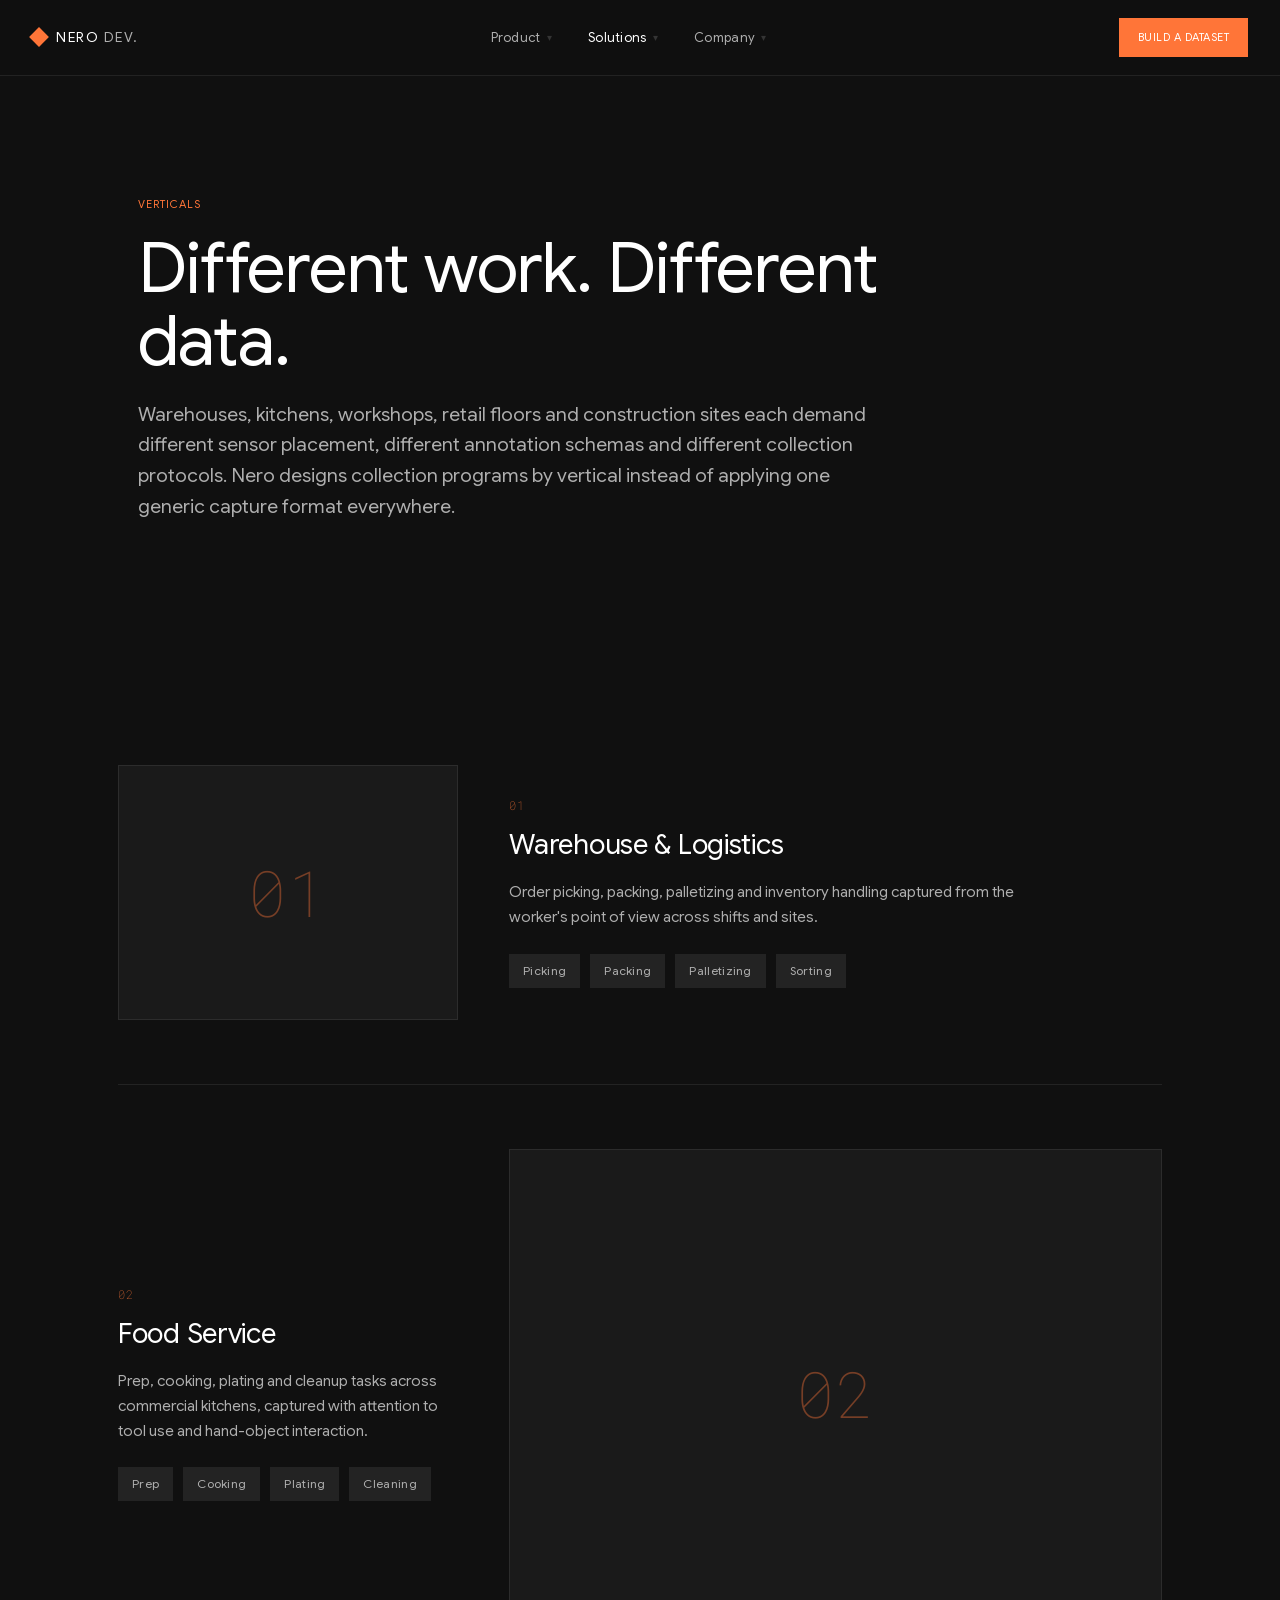
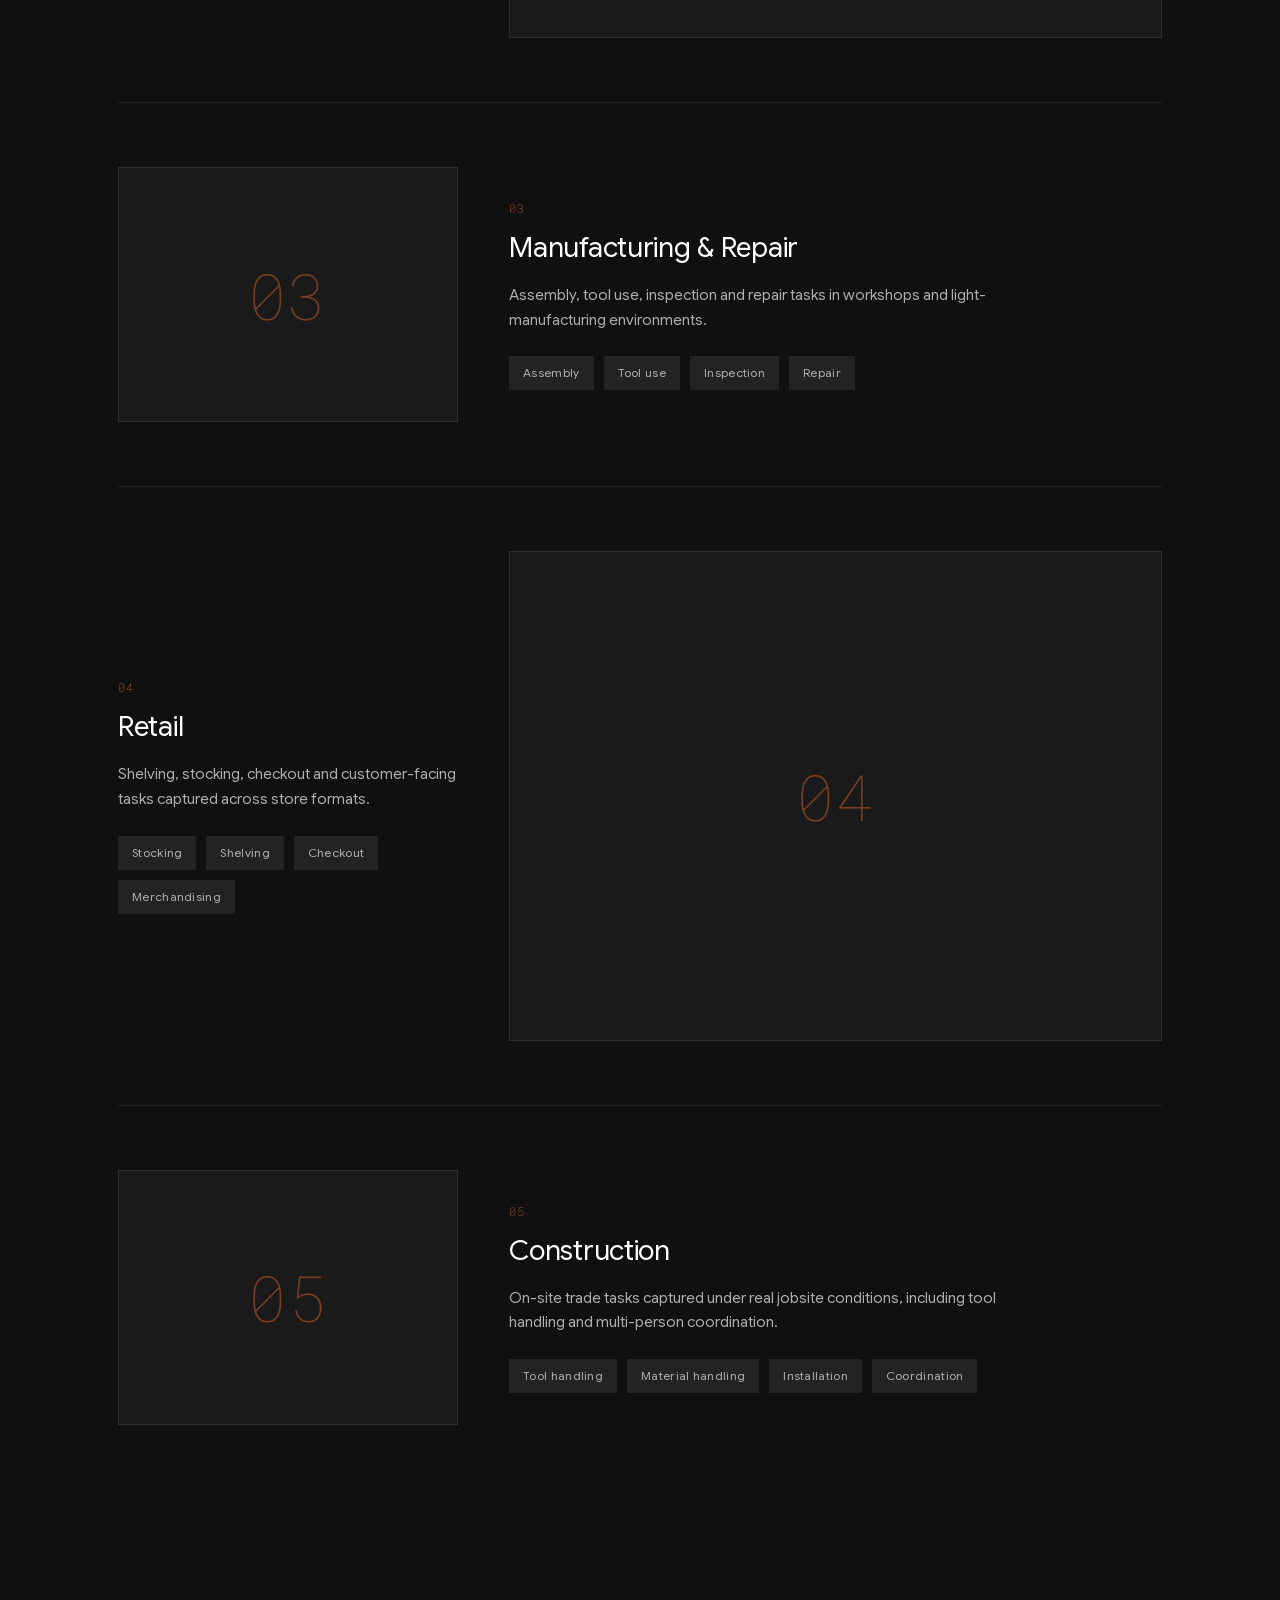
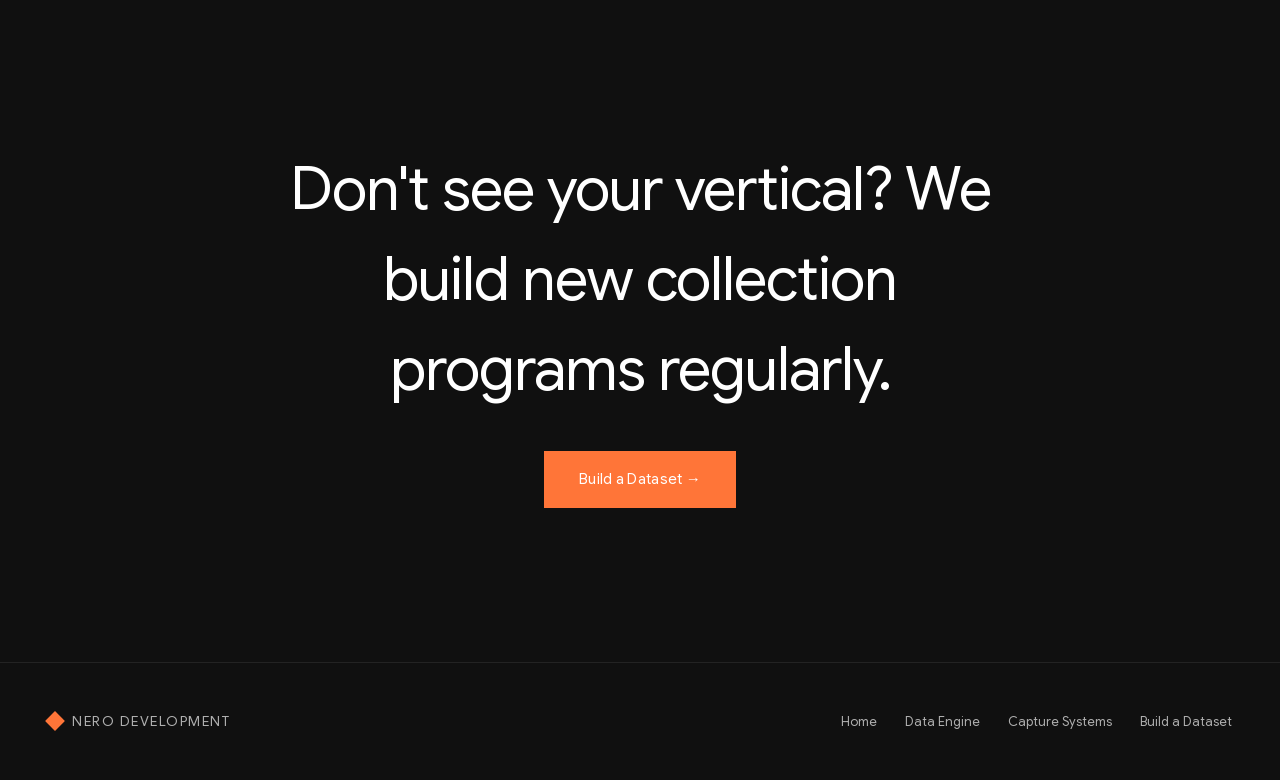
<file: verticals.html>
<!DOCTYPE html>
<html lang="en">
<head>
  <meta charset="utf-8">
  <meta name="viewport" content="width=device-width, initial-scale=1">
  <title>Verticals — Nero Development</title>
  <meta name="description" content="Nero designs collection programs by vertical — warehouse, food service, manufacturing, retail, construction — instead of applying one generic capture format everywhere.">
  <meta name="theme-color" content="#101010">

  <!-- Favicon -->
  <link rel="icon" type="image/svg+xml" href="data:image/svg+xml,%3Csvg xmlns='http://www.w3.org/2000/svg' viewBox='0 0 20 20'%3E%3Crect x='4' y='4' width='12' height='12' fill='%23FF7538' transform='rotate(45 10 10)'/%3E%3C/svg%3E">

  <meta property="og:title" content="Verticals — Nero Development">
  <meta property="og:description" content="Nero designs collection programs by vertical — warehouse, food service, manufacturing, retail, construction — instead of applying one generic capture format everywhere.">
  <meta property="og:type" content="website">

  <link rel="preconnect" href="https://fonts.gstatic.com" crossorigin>
  <link rel="stylesheet" href="styles/fonts.css">
  <link rel="stylesheet" href="styles/main.css">
  <link rel="stylesheet" href="styles/responsive.css">
  <link rel="stylesheet" href="styles/pages/verticals.css">
</head>
<body>

  <!-- ============ Header / Nav ============ -->
  <header class="site-header">
    <div class="site-header__inner">
      <a class="brand" href="index.html" aria-label="Nero Development home">
        <span class="brand__mark" aria-hidden="true"></span>
        <span class="brand__name">NERO<span class="brand__name-dim"> DEV.</span></span>
      </a>

      <nav class="nav" aria-label="Primary">
        <button class="nav__toggle" type="button" aria-expanded="false" aria-controls="nav-menu">
          <span class="nav__toggle-bar"></span>
          <span class="nav__toggle-bar"></span>
          <span class="nav__toggle-bar"></span>
          <span class="sr-only">Menu</span>
        </button>

        <div class="nav__menu" id="nav-menu">
          <div class="nav__group">
            <button class="nav__group-label" type="button" aria-haspopup="true" aria-expanded="false">
              Product <span class="nav__caret" aria-hidden="true">▾</span>
            </button>
            <div class="nav__dropdown">
              <a class="nav__item" href="data-engine.html">
                <span class="nav__item-name">Data Engine</span>
                <span class="nav__item-desc">Capture to model-ready data</span>
              </a>
              <a class="nav__item" href="data-products.html">
                <span class="nav__item-name">Data Products</span>
                <span class="nav__item-desc">Sensor, perception &amp; task layers</span>
              </a>
              <a class="nav__item" href="capture-systems.html">
                <span class="nav__item-name">Capture Systems</span>
                <span class="nav__item-desc">Mono, stereo &amp; custom hardware</span>
              </a>
            </div>
          </div>

          <div class="nav__group">
            <button class="nav__group-label nav__group-label--active" type="button" aria-haspopup="true" aria-expanded="false">
              Solutions <span class="nav__caret" aria-hidden="true">▾</span>
            </button>
            <div class="nav__dropdown">
              <a class="nav__item" href="verticals.html">
                <span class="nav__item-name">Verticals</span>
                <span class="nav__item-desc">Warehouse, kitchen, workshop, retail</span>
              </a>
              <a class="nav__item" href="licensing.html">
                <span class="nav__item-name">Licensing</span>
                <span class="nav__item-desc">Dataset, exclusive &amp; continuous access</span>
              </a>
              <a class="nav__item" href="for-businesses.html">
                <span class="nav__item-name">For Businesses</span>
                <span class="nav__item-desc">Host capture, get compensated</span>
              </a>
            </div>
          </div>

          <div class="nav__group">
            <button class="nav__group-label" type="button" aria-haspopup="true" aria-expanded="false">
              Company <span class="nav__caret" aria-hidden="true">▾</span>
            </button>
            <div class="nav__dropdown">
              <a class="nav__item" href="security-governance.html">
                <span class="nav__item-name">Security &amp; Governance</span>
                <span class="nav__item-desc">Consent, redaction, data controls</span>
              </a>
              <a class="nav__item" href="company.html">
                <span class="nav__item-name">Company</span>
                <span class="nav__item-desc">Mission, team &amp; careers</span>
              </a>
            </div>
          </div>

          <a class="btn btn--primary nav__cta nav__cta--mobile" href="build-a-dataset.html">Build a Dataset</a>
        </div>
      </nav>

      <a class="btn btn--primary nav__cta" href="build-a-dataset.html">Build a Dataset</a>
    </div>
  </header>

  <main id="top">

    <!-- ============ Page Intro ============ -->
    <div class="page-intro">
      <p class="eyebrow">Verticals</p>
      <h1 class="page-intro__title">Different work. Different data.</h1>
      <p class="lead lead--wide">Warehouses, kitchens, workshops, retail floors and construction sites each demand different sensor placement, different annotation schemas and different collection protocols. Nero designs collection programs by vertical instead of applying one generic capture format everywhere.</p>
    </div>

    <!-- ============ Vertical Rows ============ -->
    <section class="section verticals" aria-label="Verticals we capture">
      <div class="container">
        <ol class="vertical-list">

          <li class="vertical-row">
            <div class="vertical-row__panel" aria-hidden="true">
              <span class="vertical-row__panel-num mono">01</span>
            </div>
            <div class="vertical-row__content">
              <p class="vertical-row__index mono">01</p>
              <h2 class="vertical-row__name">Warehouse &amp; Logistics</h2>
              <p class="vertical-row__desc">Order picking, packing, palletizing and inventory handling captured from the worker's point of view across shifts and sites.</p>
              <ul class="vertical-tags">
                <li class="vertical-tag">Picking</li>
                <li class="vertical-tag">Packing</li>
                <li class="vertical-tag">Palletizing</li>
                <li class="vertical-tag">Sorting</li>
              </ul>
            </div>
          </li>

          <li class="vertical-row vertical-row--flip">
            <div class="vertical-row__content">
              <p class="vertical-row__index mono">02</p>
              <h2 class="vertical-row__name">Food Service</h2>
              <p class="vertical-row__desc">Prep, cooking, plating and cleanup tasks across commercial kitchens, captured with attention to tool use and hand-object interaction.</p>
              <ul class="vertical-tags">
                <li class="vertical-tag">Prep</li>
                <li class="vertical-tag">Cooking</li>
                <li class="vertical-tag">Plating</li>
                <li class="vertical-tag">Cleaning</li>
              </ul>
            </div>
            <div class="vertical-row__panel" aria-hidden="true">
              <span class="vertical-row__panel-num mono">02</span>
            </div>
          </li>

          <li class="vertical-row">
            <div class="vertical-row__panel" aria-hidden="true">
              <span class="vertical-row__panel-num mono">03</span>
            </div>
            <div class="vertical-row__content">
              <p class="vertical-row__index mono">03</p>
              <h2 class="vertical-row__name">Manufacturing &amp; Repair</h2>
              <p class="vertical-row__desc">Assembly, tool use, inspection and repair tasks in workshops and light-manufacturing environments.</p>
              <ul class="vertical-tags">
                <li class="vertical-tag">Assembly</li>
                <li class="vertical-tag">Tool use</li>
                <li class="vertical-tag">Inspection</li>
                <li class="vertical-tag">Repair</li>
              </ul>
            </div>
          </li>

          <li class="vertical-row vertical-row--flip">
            <div class="vertical-row__content">
              <p class="vertical-row__index mono">04</p>
              <h2 class="vertical-row__name">Retail</h2>
              <p class="vertical-row__desc">Shelving, stocking, checkout and customer-facing tasks captured across store formats.</p>
              <ul class="vertical-tags">
                <li class="vertical-tag">Stocking</li>
                <li class="vertical-tag">Shelving</li>
                <li class="vertical-tag">Checkout</li>
                <li class="vertical-tag">Merchandising</li>
              </ul>
            </div>
            <div class="vertical-row__panel" aria-hidden="true">
              <span class="vertical-row__panel-num mono">04</span>
            </div>
          </li>

          <li class="vertical-row">
            <div class="vertical-row__panel" aria-hidden="true">
              <span class="vertical-row__panel-num mono">05</span>
            </div>
            <div class="vertical-row__content">
              <p class="vertical-row__index mono">05</p>
              <h2 class="vertical-row__name">Construction</h2>
              <p class="vertical-row__desc">On-site trade tasks captured under real jobsite conditions, including tool handling and multi-person coordination.</p>
              <ul class="vertical-tags">
                <li class="vertical-tag">Tool handling</li>
                <li class="vertical-tag">Material handling</li>
                <li class="vertical-tag">Installation</li>
                <li class="vertical-tag">Coordination</li>
              </ul>
            </div>
          </li>

        </ol>
      </div>
    </section>

    <!-- ============ Final CTA ============ -->
    <section class="section cta" aria-labelledby="cta-title">
      <div class="container">
        <h2 class="cta__headline" id="cta-title">Don't see your vertical? We build new collection programs regularly.</h2>
        <a class="btn btn--primary btn--lg" href="build-a-dataset.html">Build a Dataset →</a>
      </div>
    </section>

  </main>

  <!-- ============ Footer ============ -->
  <footer class="site-footer">
    <div class="container site-footer__inner">
      <div class="brand">
        <span class="brand__mark" aria-hidden="true"></span>
        <span class="brand__name">NERO DEVELOPMENT</span>
      </div>
      <nav class="site-footer__links" aria-label="Footer">
        <a href="index.html">Home</a>
        <a href="data-engine.html">Data Engine</a>
        <a href="capture-systems.html">Capture Systems</a>
        <a href="build-a-dataset.html">Build a Dataset</a>
      </nav>
    </div>
  </footer>

  <script src="scripts/nav.js"></script>
</body>
</html>
</file>
<file: styles/fonts.css>
/* Google Sans Flex + Roboto + Roboto Mono — variable weights for the thin/light display type */
@import url('https://fonts.googleapis.com/css2?family=Google+Sans+Flex:wght@100;200;300;400;500;600&family=Roboto:wght@100;300;400;500;700&family=Roboto+Mono:wght@400;500&display=swap');

/* Google Sans (self-hosted) — latin and latin-ext, retained as a local fallback */

@font-face {
  font-family: 'Google Sans';
  font-style: normal;
  font-weight: 400 700;
  font-display: swap;
  src: url("../assets/fonts/google-sans-latin-ext.woff2") format('woff2');
  unicode-range: U+0100-02BA, U+02BD-02C5, U+02C7-02CC, U+02CE-02D7, U+02DD-02FF, U+0304, U+0308, U+0329, U+1D00-1DBF, U+1E00-1E9F, U+1EF2-1EFF, U+2020, U+20A0-20AB, U+20AD-20C0, U+2113, U+2C60-2C7F, U+A720-A7FF;
}

@font-face {
  font-family: 'Google Sans';
  font-style: normal;
  font-weight: 400 700;
  font-display: swap;
  src: url("../assets/fonts/google-sans-latin.woff2") format('woff2');
  unicode-range: U+0000-00FF, U+0131, U+0152-0153, U+02BB-02BC, U+02C6, U+02DA, U+02DC, U+0304, U+0308, U+0329, U+2000-206F, U+20AC, U+2122, U+2191, U+2193, U+2212, U+2215, U+FEFF, U+FFFD;
}
</file>
<file: styles/main.css>
/* =========================================================
   Nero Development — Home
   The Data Infrastructure for Physical AI
   ========================================================= */

:root {
  /* Palette */
  --nero-black-1: #101010;
  --nero-black-2: #141414;
  --nero-charcoal-1: #1a1a1a;
  --nero-charcoal-2: #202020;
  --nero-charcoal-3: #232323;
  --nero-charcoal-4: #2b2b2b;
  --nero-charcoal-5: #2f2f2f;
  --nero-charcoal-6: #343434;
  --nero-charcoal-7: #3d3d3d;
  --nero-silver: #AFAFAF;
  --nero-white: #FFFFFF;
  --nero-orange: #FF7538;
  --nero-orange-dim: #e8720c;

  --text-primary: var(--nero-white);
  --text-secondary: var(--nero-silver);
  --text-muted: rgba(255, 255, 255, 0.6);
  --border-subtle: rgba(255, 255, 255, 0.12);
  --border-faint: rgba(255, 255, 255, 0.08);
  --surface-hover: rgba(255, 255, 255, 0.06);

  /* Type families */
  --font: 'Google Sans Flex', 'Google Sans', 'Roboto', Arial, sans-serif;
  --font-mono: 'Roboto Mono', 'Google Sans Flex', monospace;

  /* Fluid type scale */
  --type-display: clamp(2.75rem, 6.2vw + 1rem, 6.5rem);
  --type-h2: clamp(2rem, 3.2vw + 1rem, 3.25rem);
  --type-h2-md: clamp(1.75rem, 2.4vw + 1rem, 2.75rem);
  --type-lead: clamp(1.05rem, 0.6vw + 0.9rem, 1.2rem);
  --type-body: clamp(0.95rem, 0.3vw + 0.85rem, 1rem);
  --type-small: clamp(0.8rem, 0.2vw + 0.75rem, 0.875rem);
  --type-label: 0.6875rem;
  --type-stat: clamp(2.5rem, 4vw + 1rem, 3.5rem);

  /* Rhythm */
  --section-pad-y: clamp(4.5rem, 8vw, 8.75rem);
  --container-x: clamp(1.25rem, 4vw, 3rem);
  --max-width: 1280px;
}

/* ---------- Reset / base ---------- */
*, *::before, *::after { margin: 0; padding: 0; box-sizing: border-box; }

html { scroll-behavior: smooth; -webkit-text-size-adjust: 100%; }

body {
  font-family: var(--font);
  font-weight: 100;
  color: var(--text-primary);
  background: var(--nero-black-1);
  line-height: 1.5;
  -webkit-font-smoothing: antialiased;
  text-rendering: optimizeLegibility;
  overflow-x: hidden;
}

img { max-width: 100%; display: block; }

a { color: var(--nero-orange); text-decoration: none; }
a:hover { color: var(--nero-white); }

::selection { background: var(--nero-orange); color: #fff; }

:focus-visible { outline: 2px solid var(--nero-orange); outline-offset: 3px; }

.sr-only {
  position: absolute;
  width: 1px; height: 1px;
  padding: 0; margin: -1px;
  overflow: hidden;
  clip: rect(0, 0, 0, 0);
  white-space: nowrap;
  border: 0;
}

.mono { font-family: var(--font-mono); letter-spacing: 0.5px; }

/* ---------- Layout primitives ---------- */
.container {
  width: 100%;
  max-width: var(--max-width);
  margin-inline: auto;
  padding-inline: var(--container-x);
}

.section { padding-block: var(--section-pad-y); }
.section--charcoal { background: var(--nero-charcoal-1); }

.eyebrow {
  font-size: var(--type-label);
  letter-spacing: 1px;
  text-transform: uppercase;
  font-weight: 400;
  color: var(--nero-orange);
  margin-bottom: 1.25rem;
}

.section-title {
  font-size: var(--type-h2);
  font-weight: 200;
  letter-spacing: -0.02em;
  line-height: 1.15;
  max-width: 20ch;
}
.section-title--md { font-size: var(--type-h2-md); }

.lead {
  font-size: var(--type-lead);
  font-weight: 300;
  line-height: 1.6;
  color: var(--text-secondary);
  max-width: 42ch;
  margin-top: 1.25rem;
}
.lead--wide { max-width: 56ch; }

.footnote {
  font-size: var(--type-small);
  color: var(--text-muted);
  margin-top: 1.25rem;
}

/* ---------- Brand mark ---------- */
.brand { display: inline-flex; align-items: center; gap: 10px; text-decoration: none; }
.brand__mark {
  width: 14px;
  height: 14px;
  flex: none;
  background: var(--nero-orange);
  transform: rotate(45deg);
  display: inline-block;
}
.brand__name {
  font-size: 0.875rem;
  letter-spacing: 1.5px;
  color: var(--nero-white);
  white-space: nowrap;
}
.brand__name-dim { color: var(--nero-silver); }

/* ---------- Buttons ---------- */
.btn {
  display: inline-flex;
  align-items: center;
  justify-content: center;
  font-family: inherit;
  font-size: 0.875rem;
  font-weight: 400;
  letter-spacing: 0.3px;
  padding: 0.95em 1.75em;
  border: 1px solid transparent;
  cursor: pointer;
  transition: background-color 0.15s ease, border-color 0.15s ease, opacity 0.15s ease;
}
.btn--primary { background: var(--nero-orange); color: #fff; }
.btn--primary:hover { background: var(--nero-orange-dim); color: #fff; }
.btn--ghost { border-color: var(--border-subtle); background: var(--surface-hover); color: #fff; }
.btn--ghost:hover { border-color: var(--nero-silver); }
.btn--lg { padding: 1.1em 2.25em; font-size: 0.9375rem; margin-top: 2.25rem; }

.link-arrow {
  display: inline-block;
  margin-top: 1.5rem;
  font-size: 0.8125rem;
  color: var(--nero-orange);
}
.link-arrow:hover { color: var(--nero-white); }

/* ---------- Header / Nav ---------- */
.site-header {
  position: sticky;
  top: 0;
  z-index: 100;
  display: flex;
  align-items: center;
  justify-content: space-between;
  gap: 1.5rem;
  padding: 18px 32px;
  background: rgba(16, 16, 16, 0.9);
  backdrop-filter: blur(10px);
  -webkit-backdrop-filter: blur(10px);
  border-bottom: 1px solid var(--border-faint);
}
.site-header__inner {
  display: flex;
  align-items: center;
  justify-content: space-between;
  gap: 1.5rem;
  width: 100%;
}

.nav { flex: 1; display: flex; justify-content: center; }
.nav__toggle {
  display: none;
  flex-direction: column;
  justify-content: center;
  gap: 5px;
  width: 40px;
  height: 40px;
  background: none;
  border: 1px solid var(--border-subtle);
  cursor: pointer;
  flex: none;
}
.nav__toggle-bar { width: 18px; height: 1.5px; background: var(--nero-white); margin-inline: auto; transition: transform 0.2s ease, opacity 0.2s ease; }

.nav__menu {
  display: flex;
  align-items: center;
  gap: 4px;
}

.nav__group { position: relative; }
.nav__group-label {
  display: flex;
  align-items: center;
  gap: 6px;
  padding: 10px 16px;
  background: none;
  border: none;
  font-family: inherit;
  font-size: 0.8125rem;
  letter-spacing: 0.3px;
  color: var(--text-secondary);
  cursor: pointer;
}
.nav__caret { font-size: 10px; color: var(--nero-charcoal-6); transition: transform 0.15s ease; }

.nav__dropdown {
  position: absolute;
  top: 100%;
  left: 0;
  min-width: 250px;
  background: var(--nero-charcoal-1);
  border: 1px solid var(--border-subtle);
  padding: 8px;
  display: flex;
  flex-direction: column;
  gap: 2px;
  opacity: 0;
  visibility: hidden;
  transform: translateY(4px);
  transition: opacity 0.15s ease, transform 0.15s ease, visibility 0.15s;
}
.nav__group:hover .nav__dropdown,
.nav__group:focus-within .nav__dropdown {
  opacity: 1;
  visibility: visible;
  transform: translateY(0);
}
.nav__group:hover .nav__group-label,
.nav__group:focus-within .nav__group-label { color: #fff; }
.nav__group:hover .nav__caret,
.nav__group:focus-within .nav__caret { transform: rotate(180deg); }

.nav__item { display: block; padding: 12px 14px; text-decoration: none; }
.nav__item:hover { background: var(--surface-hover); }
.nav__item-name { display: block; font-size: 0.8125rem; font-weight: 400; color: #fff; }
.nav__item-desc { display: block; font-size: 0.75rem; color: var(--nero-silver); margin-top: 4px; }

.nav__cta { flex: none; padding: 10px 18px; font-size: 0.6875rem; letter-spacing: 0.5px; text-transform: uppercase; }
.nav__cta--mobile { display: none; }
.nav__group-label--active { color: #fff; }

/* ---------- Page intro (subpage header) ---------- */
.page-intro { padding: clamp(6rem, 12vw, 7.5rem) var(--container-x) clamp(3rem, 6vw, 5rem); max-width: 1100px; margin-inline: auto; }
.page-intro__title { font-size: clamp(2.25rem, 4.2vw + 1rem, 4.5rem); font-weight: 100; line-height: 1.05; letter-spacing: -1px; max-width: 18ch; }
.page-links { display: flex; gap: 1rem; flex-wrap: wrap; margin-top: 2.25rem; font-size: 0.8125rem; }
.page-links a { display: inline-block; padding: 12px 22px; border: 1px solid var(--border-subtle); color: #fff; }
.page-links a:hover { border-color: var(--nero-silver); }

/* ---------- Hero ---------- */
.hero {
  position: relative;
  height: min(760px, 100svh);
  min-height: 480px;
  overflow: hidden;
}
.hero__bg { position: absolute; inset: 0; width: 100%; height: 100%; object-fit: cover; }
.hero__scrim {
  position: absolute; inset: 0;
  background: linear-gradient(180deg, rgba(10,10,10,0.55) 0%, rgba(10,10,10,0.35) 40%, rgba(10,10,10,0.88) 100%);
  pointer-events: none;
}
.hero__scrim-bottom {
  position: absolute; left: 0; right: 0; bottom: 0; height: 45%;
  background: linear-gradient(180deg, rgba(10,10,10,0.68) 0%, rgba(10,10,10,0.98) 100%);
  pointer-events: none;
}

.hero__hud {
  position: absolute;
  top: 120px;
  font-size: 11px;
  color: rgba(255, 255, 255, 0.55);
  line-height: 1.8;
  pointer-events: none;
}
.hero__hud--left { left: 32px; }
.hero__hud--right { right: 32px; text-align: right; }

.hero__content {
  position: absolute;
  left: 0; right: 0; bottom: 0;
  padding: 0 32px clamp(2.5rem, 6vw, 4rem);
}
.hero__headline {
  font-size: var(--type-display);
  line-height: 0.98;
  font-weight: 100;
  letter-spacing: -1px;
  max-width: 20ch;
}
.hero__sub {
  font-size: clamp(1rem, 1vw + 0.75rem, 1.2rem);
  font-weight: 300;
  color: var(--nero-silver);
  max-width: 38ch;
  margin-top: 1.75rem;
  line-height: 1.5;
}
.hero__tags {
  font-size: 0.8125rem;
  letter-spacing: 1px;
  color: var(--text-muted);
  margin-top: 1rem;
}
.hero__actions { display: flex; flex-wrap: wrap; gap: 1rem; margin-top: 2.25rem; }

/* ---------- Problem flow ---------- */
.flow {
  display: flex;
  align-items: center;
  gap: 1.25rem;
  margin-top: 3.5rem;
  font-size: 0.9375rem;
  letter-spacing: 1px;
  color: var(--text-secondary);
}
.flow__arrow { color: var(--nero-orange); }
.flow__accent { color: #fff; }

/* ---------- Network ---------- */
.pipeline-flow {
  display: flex;
  align-items: center;
  flex-wrap: wrap;
  gap: 0;
  margin-top: 3.5rem;
  font-size: 0.875rem;
  letter-spacing: 1px;
  color: var(--text-secondary);
}
.pipeline-flow__arrow { margin: 0 16px; color: var(--nero-charcoal-6); }
.pipeline-flow__end { color: #fff; }

.stat-grid {
  display: grid;
  grid-template-columns: repeat(2, 1fr);
  gap: 1px;
  background: var(--nero-charcoal-6);
  margin-top: 3.5rem;
}
.stat-tile { background: var(--nero-charcoal-1); padding: 2.25rem; }
.stat-tile__label { font-size: var(--type-label); letter-spacing: 1px; text-transform: uppercase; color: var(--text-secondary); }
.stat-tile__value { font-size: 3.25rem; font-weight: 100; margin-top: 14px; letter-spacing: -0.01em; }
.stat-tile__caption { font-size: 0.9375rem; color: var(--text-secondary); margin-top: 4px; }

/* ---------- Capture Systems cards ---------- */
.hw-grid {
  display: grid;
  grid-template-columns: 1fr 1fr;
  gap: 1px;
  background: var(--nero-charcoal-6);
  margin-top: 3.5rem;
}
.hw-card { background: var(--nero-black-1); display: flex; flex-direction: column; }
.hw-card__media { aspect-ratio: 3 / 2; background: var(--nero-black-1); overflow: hidden; }
.hw-card__media img { width: 100%; height: 100%; object-fit: cover; }
.hw-card__body { padding: 2rem; }
.hw-card__eyebrow { font-size: var(--type-label); letter-spacing: 1px; text-transform: uppercase; color: var(--text-secondary); }
.hw-card__title { font-size: 1.375rem; font-weight: 300; margin-top: 10px; }
.hw-card__text { font-size: 0.875rem; color: var(--text-secondary); margin-top: 12px; line-height: 1.6; }

/* ---------- Chips ---------- */
.chips {
  display: flex;
  flex-wrap: wrap;
  gap: 12px;
  margin-top: 2.5rem;
  list-style: none;
}
.chip {
  padding: 12px 20px;
  border: 1px solid var(--border-subtle);
  font-size: 0.8125rem;
  letter-spacing: 0.5px;
  color: var(--text-secondary);
}

/* ---------- Data Engine pipeline ---------- */
.pipeline-grid {
  display: grid;
  grid-template-columns: repeat(6, 1fr);
  gap: 1px;
  background: var(--nero-charcoal-6);
  margin-top: 3.5rem;
  list-style: none;
}
.pipeline-stage { background: var(--nero-black-1); padding: 24px 20px; min-height: 180px; }
.pipeline-stage__num { font-size: 11px; color: var(--nero-orange); }
.pipeline-stage__name { font-size: 1rem; font-weight: 400; margin-top: 12px; }
.pipeline-stage__desc { font-size: 0.75rem; color: var(--text-secondary); margin-top: 12px; line-height: 1.6; }

/* ---------- Commercial models ---------- */
.model-grid {
  display: grid;
  grid-template-columns: repeat(3, 1fr);
  gap: 1px;
  background: var(--nero-charcoal-6);
  margin-top: 3.5rem;
}
.model-card { background: var(--nero-black-1); padding: 2rem; }
.model-card__num { font-size: var(--type-label); letter-spacing: 1px; color: var(--text-secondary); }
.model-card__title { font-size: 1.125rem; font-weight: 400; margin-top: 16px; }
.model-card__text { font-size: 0.8125rem; color: var(--text-secondary); margin-top: 12px; line-height: 1.6; }
.model-card--highlight { background: var(--nero-orange); }
.model-card--highlight .model-card__num { color: rgba(255, 255, 255, 0.8); }
.model-card--highlight .model-card__title { color: #fff; }
.model-card--highlight .model-card__text { color: rgba(255, 255, 255, 0.85); }

/* ---------- Final CTA ---------- */
.cta { text-align: center; padding-block: clamp(6rem, 12vw, 10rem); }
.cta__headline {
  font-size: clamp(2rem, 3.5vw + 1rem, 3.75rem);
  font-weight: 100;
  letter-spacing: -1px;
  max-width: 20ch;
  margin-inline: auto;
}

/* ---------- Footer ---------- */
.site-footer { border-top: 1px solid var(--border-faint); padding-block: 3rem; }
.site-footer__inner {
  display: flex;
  justify-content: space-between;
  align-items: center;
  flex-wrap: wrap;
  gap: 1.5rem;
}
.site-footer .brand__name { color: var(--nero-silver); }
.site-footer__links { display: flex; gap: 1.75rem; flex-wrap: wrap; font-size: 0.8125rem; }
.site-footer__links a { color: var(--nero-silver); }
.site-footer__links a:hover { color: var(--nero-orange); }
</file>
<file: styles/responsive.css>
/* =========================================================
   Responsive overrides
   ========================================================= */

/* ── Laptop / tablet: 1024px ──────────────────────────────── */
@media (max-width: 1024px) {
  .pipeline-grid { grid-template-columns: repeat(3, 1fr); }
}

/* ── Nav collapse + card grids: 900px ─────────────────────── */
@media (max-width: 900px) {
  .site-header { padding: 14px 20px; }

  .nav { flex: none; margin-left: auto; }
  .nav__toggle { display: flex; }
  .nav__cta { display: none; }

  .nav__menu {
    position: fixed;
    top: 66px;
    left: 0;
    right: 0;
    background: var(--nero-black-2);
    border-bottom: 1px solid var(--border-subtle);
    flex-direction: column;
    align-items: stretch;
    gap: 0;
    padding: 0 16px;
    max-height: 0;
    overflow: hidden;
    opacity: 0;
    transition: max-height 0.25s ease, opacity 0.2s ease;
  }
  .nav.is-open .nav__menu {
    max-height: calc(100svh - 66px);
    overflow-y: auto;
    opacity: 1;
    padding-block: 12px;
  }

  .nav__group { width: 100%; }
  .nav__group-label {
    width: 100%;
    justify-content: space-between;
    padding: 16px 8px;
    border-bottom: 1px solid var(--border-faint);
    font-size: 0.875rem;
  }
  .nav__dropdown {
    position: static;
    opacity: 1;
    visibility: visible;
    transform: none;
    border: none;
    background: none;
    padding: 4px 0 12px 8px;
    display: none;
  }
  .nav__group.is-open .nav__dropdown { display: flex; }
  .nav__group.is-open .nav__caret { transform: rotate(180deg); }
  .nav__item { padding: 10px 6px; }

  .nav__cta--mobile { display: flex; justify-content: center; margin: 16px 0 4px; }

  .hw-grid { grid-template-columns: 1fr; }
  .model-grid { grid-template-columns: 1fr; }
}

/* ── Tablet portrait: 768px ───────────────────────────────── */
@media (max-width: 768px) {
  .stat-grid { grid-template-columns: 1fr; }
  .pipeline-grid { grid-template-columns: repeat(2, 1fr); }
  .hero__hud { display: none; }
}

/* ── Mobile: 560px ─────────────────────────────────────────── */
@media (max-width: 560px) {
  .container { padding-inline: 1.25rem; }
  .hero__content { padding-inline: 20px; }
  .hero__actions { flex-direction: column; align-items: stretch; }
  .hero__actions .btn { text-align: center; }
  .flow { flex-wrap: wrap; row-gap: 0.5rem; }
  .pipeline-flow { row-gap: 0.75rem; }
  .pipeline-flow__arrow { margin: 0 10px; }
  .site-footer__inner { flex-direction: column; align-items: flex-start; }
}

/* ── Motion preferences ────────────────────────────────────── */
@media (prefers-reduced-motion: reduce) {
  html { scroll-behavior: auto; }
  .btn, .nav__dropdown, .nav__menu { transition: none; }
}
</file>
<file: styles/pages/build-a-dataset.css>
/* =========================================================
   Nero Development — Build a Dataset (page-specific)
   ========================================================= */

:root {
  --nero-charcoal-3: #232323;
}

/* ---------- Illustrative example panel ---------- */
.spec-example__label {
  font-size: var(--type-label);
  letter-spacing: 1px;
  text-transform: uppercase;
  color: var(--text-secondary);
}

.spec-panel {
  display: grid;
  grid-template-columns: 1fr 1fr;
  gap: 1px;
  background: var(--nero-charcoal-6);
  margin-top: 1.75rem;
}

.spec-panel__col {
  padding: 2rem;
}
.spec-panel__col--left {
  background: var(--nero-charcoal-1);
  display: flex;
  flex-direction: column;
  gap: 1.75rem;
}
.spec-panel__col--right {
  background: var(--nero-black-1);
  display: flex;
  flex-direction: column;
}

.spec-group__label {
  font-size: var(--type-label);
  letter-spacing: 1px;
  text-transform: uppercase;
  color: var(--nero-silver);
  margin-bottom: 0.75rem;
}

.spec-chips {
  display: flex;
  flex-wrap: wrap;
  gap: 8px;
  list-style: none;
}
.spec-chip {
  padding: 9px 16px;
  font-size: 0.75rem;
  letter-spacing: 0.3px;
  background: var(--nero-charcoal-3);
  color: var(--nero-silver);
  border: 1px solid var(--border-subtle);
}
.spec-chip--selected {
  background: var(--nero-orange);
  color: #fff;
  border-color: var(--nero-orange);
}

.spec-panel__right-label {
  font-size: var(--type-label);
  letter-spacing: 1px;
  text-transform: uppercase;
  color: var(--nero-silver);
}
.spec-narrative {
  font-size: 0.9375rem;
  color: #fff;
  line-height: 1.8;
  margin-top: 1.25rem;
}
.spec-footnote {
  font-size: 0.8125rem;
  color: var(--text-muted);
  line-height: 1.6;
  margin-top: 1.75rem;
  padding-top: 1.5rem;
  border-top: 1px solid var(--border-faint);
}

/* ---------- Contact form ---------- */
.contact-section .eyebrow { margin-bottom: 1.75rem; }

.contact-form {
  display: flex;
  flex-direction: column;
  gap: 1.5rem;
  max-width: 720px;
}

.form-field {
  display: flex;
  flex-direction: column;
}

.form-label {
  display: block;
  font-size: 0.6875rem;
  letter-spacing: 0.08em;
  text-transform: uppercase;
  color: var(--nero-silver);
  margin-bottom: 0.5rem;
}

.form-input {
  width: 100%;
  background: var(--nero-charcoal-3);
  border: 1px solid var(--border-subtle);
  color: #fff;
  font-family: inherit;
  font-size: 0.875rem;
  padding: 14px 16px;
  outline: none;
  transition: border-color 0.15s ease;
}
.form-input:focus { border-color: var(--nero-silver); }
.form-input::placeholder { color: var(--nero-silver); opacity: 0.7; }

.form-textarea {
  resize: vertical;
  line-height: 1.6;
  min-height: 120px;
}

.contact-form__submit {
  align-self: flex-start;
}

.form-status {
  display: none;
  font-size: 0.8125rem;
  color: var(--text-secondary);
  line-height: 1.6;
  margin-top: -0.5rem;
}
.form-status--visible {
  display: block;
}

/* ---------- Responsive ---------- */
@media (max-width: 700px) {
  .spec-panel { grid-template-columns: 1fr; }
  .spec-panel__col { padding: 1.5rem; }
}
</file>
<file: styles/pages/capture-systems.css>
/* =========================================================
   Nero Development — Capture Systems
   ========================================================= */

:root {
  --nero-charcoal-3: #232323;
}

/* ---------- Section framing ---------- */
.cap-section__label {
  font-size: var(--type-label);
  letter-spacing: 1.5px;
  color: var(--nero-orange);
  margin-bottom: 1.25rem;
}
.cap-section__title {
  font-size: var(--type-h2);
  font-weight: 200;
  letter-spacing: -0.02em;
  line-height: 1.15;
  max-width: 22ch;
}

/* ---------- Product media grid ---------- */
.cap-media-grid {
  display: grid;
  grid-template-columns: 1fr 1fr;
  gap: 1px;
  background: var(--nero-charcoal-6);
  margin-top: 3.5rem;
}
.cap-media { aspect-ratio: 3 / 2; overflow: hidden; background: var(--nero-black-1); }
.cap-media img { width: 100%; height: 100%; object-fit: cover; }

/* ---------- Detail grid: specs + capture flow ---------- */
.cap-detail-grid {
  display: grid;
  grid-template-columns: 1fr 1fr;
  gap: clamp(2.5rem, 5vw, 5rem);
  margin-top: clamp(3rem, 6vw, 4.5rem);
}
.cap-detail__label {
  font-size: var(--type-label);
  letter-spacing: 1px;
  text-transform: uppercase;
  color: var(--text-secondary);
  margin-bottom: 1.5rem;
}

/* ---------- Spec rows ---------- */
.spec-list { display: flex; flex-direction: column; }
.spec-row {
  display: flex;
  align-items: baseline;
  justify-content: space-between;
  gap: 1rem;
  padding: 1rem 0;
  border-top: 1px solid var(--border-faint);
  font-size: 0.9375rem;
}
.spec-row:last-child { border-bottom: 1px solid var(--border-faint); }
.spec-row dt { color: var(--text-primary); font-weight: 300; }
.spec-row dd { color: var(--nero-silver); font-size: 0.8125rem; text-align: right; }

/* ---------- Capture → becomes chip rows ---------- */
.chip-row { margin-top: 0; }
.chip-row--accent .chip--accent {
  background: var(--nero-orange);
  border-color: var(--nero-orange);
  color: #fff;
}
.chip { background: var(--nero-charcoal-3); }
.cap-flow-arrow {
  text-align: center;
  color: var(--nero-orange);
  font-size: 1.5rem;
  margin: 1.25rem 0;
  line-height: 1;
}

/* ---------- Stereo processing flow ---------- */
.stereo-flow { margin-top: clamp(3rem, 6vw, 4.5rem); text-align: center; }
.stereo-flow__row {
  justify-content: center;
  align-items: center;
  margin-top: 0;
}
.stereo-flow__plus {
  color: var(--nero-charcoal-6);
  font-size: 1rem;
  list-style: none;
}
.stereo-flow__plus--accent { color: var(--nero-orange); }

/* ---------- Footnote alignment ---------- */
.footnote--center { text-align: center; }

/* ---------- Custom systems grid ---------- */
.custom-grid {
  display: grid;
  grid-template-columns: repeat(auto-fit, minmax(180px, 1fr));
  gap: 1px;
  background: var(--nero-charcoal-6);
  margin-top: 3.5rem;
}
.custom-card { background: var(--nero-black-1); padding: 24px; }
.custom-card__name { font-size: 0.9375rem; color: #fff; font-weight: 400; }
.custom-card__desc { font-size: 0.75rem; color: var(--nero-silver); margin-top: 10px; line-height: 1.6; }

/* ---------- Responsive ---------- */
@media (max-width: 900px) {
  .cap-detail-grid { grid-template-columns: 1fr; gap: 3rem; }
}

@media (max-width: 768px) {
  .cap-media-grid { grid-template-columns: 1fr; }
}

@media (max-width: 560px) {
  .spec-row { flex-direction: column; align-items: flex-start; gap: 0.25rem; }
  .spec-row dd { text-align: left; }
  .stereo-flow__row { flex-direction: column; }
  .stereo-flow__plus { transform: rotate(90deg); }
}
</file>
<file: styles/pages/company.css>
/* =========================================================
   Nero Development — Company (page-specific)
   ========================================================= */

/* ---------- Mission ---------- */
.mission-grid {
  display: grid;
  grid-template-columns: 1.1fr 0.9fr;
  gap: clamp(2.5rem, 5vw, 5rem);
  align-items: center;
}

.mission-statement {
  font-size: 28px;
  font-weight: 200;
  line-height: 1.3;
  letter-spacing: -0.01em;
  max-width: 22ch;
  margin-top: 1.25rem;
}

.mission-body {
  font-size: 15px;
  font-weight: 300;
  line-height: 1.65;
  color: var(--nero-silver);
  max-width: 42ch;
  margin-top: 1.5rem;
}

.mission-visual {
  border: 1px solid var(--border-faint);
  background: var(--nero-charcoal-1);
  min-height: 320px;
  display: flex;
  flex-direction: column;
  align-items: center;
  justify-content: center;
  gap: 1.25rem;
  padding: 2.5rem;
  text-align: center;
}
.mission-visual__mark {
  width: 56px;
  height: 56px;
  flex: none;
  background: var(--nero-orange);
  transform: rotate(45deg);
  display: inline-block;
}
.mission-visual__caption {
  font-size: 0.75rem;
  letter-spacing: 1.5px;
  text-transform: uppercase;
  color: var(--text-secondary);
}

/* ---------- Stats ---------- */
.company-stats {
  display: grid;
  grid-template-columns: repeat(3, 1fr);
  gap: 1px;
  background: var(--nero-charcoal-6);
}
.company-stat {
  background: var(--nero-charcoal-1);
  padding: 36px;
  text-align: center;
}
.company-stat__value {
  font-size: 40px;
  font-weight: 100;
  letter-spacing: -0.01em;
}
.company-stat__label {
  font-size: 12px;
  letter-spacing: 1px;
  text-transform: uppercase;
  color: var(--nero-silver);
  margin-top: 10px;
}

/* ---------- Values ---------- */
.values-grid {
  display: grid;
  grid-template-columns: repeat(3, 1fr);
  gap: 48px;
  margin-top: 3.5rem;
}
.value-col {
  border-top: 1px solid var(--border-faint);
  padding-top: 1.5rem;
}
.value-col__title {
  font-size: 1.0625rem;
  font-weight: 400;
  color: #fff;
  line-height: 1.4;
}
.value-col__text {
  font-size: 0.875rem;
  color: var(--text-secondary);
  margin-top: 12px;
  line-height: 1.6;
}

/* ---------- Careers CTA ---------- */
.careers-cta .btn--ghost {
  margin-top: 2.25rem;
}

/* ---------- Responsive ---------- */
@media (max-width: 900px) {
  .mission-grid { grid-template-columns: 1fr; }
  .mission-visual { min-height: 220px; order: -1; }
  .values-grid { grid-template-columns: 1fr 1fr; gap: 2rem; }
}

@media (max-width: 700px) {
  .company-stats { grid-template-columns: 1fr; }
  .values-grid { grid-template-columns: 1fr; }
}

@media (max-width: 560px) {
  .mission-statement { font-size: 24px; }
}
</file>
<file: styles/pages/data-engine.css>
/* =========================================================
   Nero Development — Data Engine (page-specific)
   ========================================================= */

:root {
  --nero-charcoal-3: #232323;
}

/* ---------- Pipeline detail ---------- */
.pipeline-detail .container { max-width: 1100px; }

.stage-list {
  list-style: none;
}

.stage-row {
  display: grid;
  grid-template-columns: 200px 1fr;
  gap: 2.5rem;
  padding-block: 2.75rem;
  border-top: 1px solid var(--border-faint);
}
.stage-row:first-child { border-top: none; }

.stage-row__label {
  display: flex;
  flex-direction: column;
  gap: 0.75rem;
}
.stage-row__num {
  font-size: 0.75rem;
  color: var(--nero-orange);
}
.stage-row__name {
  font-size: clamp(1.5rem, 1.6vw + 1rem, 2rem);
  font-weight: 200;
  letter-spacing: -0.01em;
}

.stage-row__content { max-width: 60ch; }
.stage-row__desc {
  font-size: var(--type-body);
  font-weight: 300;
  color: var(--text-secondary);
  line-height: 1.65;
}

.stage-tags {
  display: flex;
  flex-wrap: wrap;
  gap: 10px;
  list-style: none;
  margin-top: 1.5rem;
}
.stage-tag {
  padding: 8px 14px;
  background: var(--nero-charcoal-3);
  color: var(--text-secondary);
  font-size: 0.75rem;
  letter-spacing: 0.3px;
}

/* ---------- Responsive ---------- */
@media (max-width: 700px) {
  .stage-row {
    grid-template-columns: 1fr;
    gap: 1rem;
    padding-block: 2rem;
  }
  .stage-row__label {
    flex-direction: row;
    align-items: baseline;
    gap: 0.75rem;
  }
}
</file>
<file: styles/pages/data-products.css>
/* =========================================================
   Nero Development — Data Products
   ========================================================= */

/* ---------- Layer heading ---------- */
.layer-head {
  display: flex;
  align-items: baseline;
  gap: 1.25rem;
  flex-wrap: wrap;
}
.layer-head__label {
  font-size: var(--type-label);
  letter-spacing: 1px;
  color: var(--nero-orange);
}
.layer-head__name {
  font-size: var(--type-h2-md);
  font-weight: 200;
  letter-spacing: -0.02em;
}

/* ---------- Key/value definition table ---------- */
.kv-table {
  width: 100%;
  border-collapse: collapse;
  margin-top: 3rem;
}
.kv-table__k {
  width: 260px;
  padding: 1.25rem 1.5rem 1.25rem 0;
  font-weight: 700;
  color: var(--nero-white);
  font-size: 0.9375rem;
  vertical-align: top;
  border-top: 1px solid var(--border-faint);
}
.kv-table__v {
  padding: 1.25rem 0;
  color: var(--text-secondary);
  font-size: 0.9375rem;
  line-height: 1.6;
  vertical-align: top;
  border-top: 1px solid var(--border-faint);
}
.kv-table tr:first-child .kv-table__k,
.kv-table tr:first-child .kv-table__v {
  border-top: none;
}

/* ---------- Perception annotation cards (2x2) ---------- */
.perception-grid {
  display: grid;
  grid-template-columns: 1fr 1fr;
  gap: 1px;
  background: var(--nero-charcoal-6);
  margin-top: 3.5rem;
}
.perception-card {
  background: var(--nero-charcoal-1);
  padding: 1.75rem;
}
.perception-card__title {
  font-size: 1.0625rem;
  font-weight: 400;
  color: var(--nero-white);
}
.perception-card__text {
  font-size: 0.875rem;
  color: var(--text-secondary);
  margin-top: 0.75rem;
  line-height: 1.6;
}

/* ---------- Info tile row ---------- */
.tile-row {
  display: flex;
  flex-wrap: wrap;
  gap: 1px;
  background: var(--nero-charcoal-6);
  margin-top: 1px;
}
.info-tile {
  flex: 1 1 200px;
  min-width: 200px;
  background: var(--nero-charcoal-1);
  padding: 1.5rem;
}
.info-tile__title {
  font-size: 0.9375rem;
  font-weight: 400;
  color: var(--nero-white);
}
.info-tile__text {
  font-size: 0.8125rem;
  color: var(--text-secondary);
  margin-top: 0.5rem;
  line-height: 1.55;
}

/* ---------- Example figure ---------- */
.example-label {
  font-size: var(--type-label);
  letter-spacing: 1px;
  text-transform: uppercase;
  color: var(--text-secondary);
  margin-top: 4rem;
}
.example-figure {
  max-width: 900px;
  margin: 1.5rem auto 0;
}
.example-figure img {
  width: 100%;
  border: 1px solid var(--border-subtle);
}
.example-figure__caption {
  font-size: 0.8125rem;
  color: var(--text-secondary);
  margin-top: 1rem;
  line-height: 1.6;
}

/* ---------- Code example box ---------- */
.code-example {
  background: var(--nero-charcoal-3, #202020);
  padding: 1.75rem;
  margin-top: 3rem;
}
.code-example__label {
  font-size: var(--type-label);
  letter-spacing: 1px;
  color: var(--text-secondary);
}
.code-example__body {
  margin-top: 1rem;
  font-size: 0.875rem;
  color: var(--nero-white);
  line-height: 1.8;
  white-space: pre-wrap;
}

/* ---------- Task card ---------- */
.task-card {
  background: var(--nero-black-1);
  padding: 2.25rem;
  margin-top: 3.5rem;
}
.task-card__label {
  font-size: var(--type-label);
  letter-spacing: 1px;
  color: var(--nero-orange);
}
.task-card__title {
  font-size: 1.1875rem;
  font-weight: 300;
  margin-top: 0.75rem;
}
.task-card__episode {
  font-size: 0.75rem;
  color: var(--text-secondary);
  margin-top: 0.5rem;
}

.task-segments {
  display: flex;
  flex-direction: column;
  gap: 1px;
  background: var(--nero-charcoal-6);
  margin-top: 1.75rem;
  list-style: none;
}
.task-segment {
  display: flex;
  gap: 1.5rem;
  align-items: baseline;
  background: var(--nero-charcoal-1);
  padding: 0.875rem 1.25rem;
}
.task-segment__time {
  color: var(--nero-orange);
  font-size: 0.8125rem;
  flex: none;
  width: 110px;
}
.task-segment__action {
  color: var(--text-secondary);
  font-size: 0.875rem;
}

.task-card__meta {
  margin-top: 1.75rem;
  font-size: 0.8125rem;
  color: var(--nero-white);
  line-height: 1.9;
}

/* ---------- Delivery format cards ---------- */
.format-grid {
  display: grid;
  grid-template-columns: 1fr 1fr;
  gap: 1px;
  background: var(--nero-charcoal-6);
  margin-top: 3.5rem;
}
.format-card {
  background: var(--nero-charcoal-3, #202020);
  padding: 1.75rem;
}
.format-card--wide { grid-column: 1 / -1; }
.format-card__title {
  font-size: 0.8125rem;
  font-weight: 400;
  letter-spacing: 1px;
  text-transform: uppercase;
  color: var(--nero-white);
}
.format-card__text {
  font-size: 0.875rem;
  color: var(--text-secondary);
  margin-top: 0.75rem;
  line-height: 1.6;
}
</file>
<file: styles/pages/for-businesses.css>
/* =========================================================
   Nero Development — For Businesses (page-specific)
   ========================================================= */

/* ---------- How it works — 4-step grid ---------- */
.steps-grid {
  display: grid;
  grid-template-columns: repeat(4, 1fr);
  gap: 1px;
  background: var(--nero-charcoal-6);
  margin-top: 3.5rem;
  list-style: none;
}
.step-card {
  background: var(--nero-charcoal-1);
  padding: 2rem;
  min-height: 200px;
}
.step-card__num { font-size: 0.75rem; color: var(--nero-orange); }
.step-card__name { font-size: 1.0625rem; font-weight: 400; margin-top: 14px; }
.step-card__desc { font-size: 0.8125rem; color: var(--text-secondary); margin-top: 12px; line-height: 1.6; }

/* ---------- What you get — 3-column grid ---------- */
.benefits-grid {
  display: grid;
  grid-template-columns: repeat(3, 1fr);
  gap: 1px;
  background: var(--nero-charcoal-6);
  margin-top: 3.5rem;
}
.benefit-card { background: var(--nero-black-1); padding: 2rem; }
.benefit-card__title { font-size: 1.0625rem; font-weight: 400; }
.benefit-card__desc { font-size: 0.8125rem; color: var(--text-secondary); margin-top: 12px; line-height: 1.6; }

/* ---------- Compensation calculator ---------- */
.calculator__lead { max-width: 65ch; margin-top: 1rem; }

.calc-widget {
  max-width: 880px;
  margin: 3rem auto 0;
  display: flex;
  flex-wrap: wrap;
  align-items: stretch;
  gap: 1.75rem;
}

.calc-panel {
  flex: 1;
  min-width: 280px;
  background: var(--nero-charcoal-3);
  padding: 1.75rem;
  display: flex;
  flex-direction: column;
  justify-content: center;
  gap: 1.5rem;
}

.calc-row {
  display: flex;
  align-items: center;
  justify-content: space-between;
  gap: 1rem;
}
.calc-row__label { font-size: 0.9375rem; font-weight: 400; color: #fff; }

.calc-divider { height: 1px; background: var(--border-faint); }

.calc-stepper { display: flex; align-items: center; gap: 14px; flex: none; }
.calc-stepper__btn {
  width: 36px;
  height: 36px;
  background: var(--nero-charcoal-6);
  border: none;
  color: #fff;
  font-size: 1.125rem;
  font-weight: 100;
  line-height: 1;
  cursor: pointer;
  transition: background 0.15s ease;
}
.calc-stepper__btn:hover { background: rgba(255, 255, 255, 0.15); }
.calc-stepper__value {
  display: inline-block;
  width: 32px;
  text-align: center;
  font-size: 1.125rem;
  font-weight: 100;
  color: #fff;
}

.calc-hero {
  flex: 1.2;
  min-width: 280px;
  align-self: stretch;
  background: var(--nero-orange);
  padding: 2.5rem;
  display: flex;
  flex-direction: column;
  justify-content: center;
  gap: 1.5rem;
}
.calc-hero__label {
  font-size: var(--type-label);
  letter-spacing: 1px;
  text-transform: uppercase;
  color: rgba(255, 255, 255, 0.75);
  font-weight: 400;
}
.calc-hero__value { font-size: clamp(2.75rem, 4vw + 1rem, 4rem); font-weight: 100; color: #fff; letter-spacing: -0.01em; line-height: 1; }
.calc-hero__unit { font-size: 1.125rem; font-weight: 400; color: rgba(255, 255, 255, 0.75); }
.calc-hero__hr { height: 1px; background: rgba(255, 255, 255, 0.2); }
.calc-hero__meta { display: flex; flex-direction: column; gap: 0.5rem; }
.calc-hero__meta-line { font-size: 0.9375rem; font-weight: 400; color: rgba(255, 255, 255, 0.85); }

.calculator__disclaimer {
  font-size: 0.8125rem;
  color: var(--text-secondary);
  max-width: 880px;
  margin: 1.5rem auto 0;
  line-height: 1.6;
}

/* ---------- Referral program ---------- */
.referral__steps { margin-top: 3rem; }

.referral__note {
  margin-top: 3rem;
  padding: 1.75rem 2rem;
  background: var(--nero-charcoal-2);
  border-left: 2px solid var(--nero-orange);
  max-width: 760px;
}
.referral__note-title {
  font-size: 0.6875rem;
  letter-spacing: 0.08em;
  text-transform: uppercase;
  color: var(--nero-silver);
}
.referral__note-desc {
  font-size: 0.875rem;
  color: var(--text-secondary);
  line-height: 1.65;
  margin-top: 0.75rem;
}

/* ---------- FAQ ---------- */
.faq {
  max-width: 900px;
  margin-inline: auto;
}
.faq-list { margin-top: 3rem; }
.faq-item {
  border-top: 1px solid var(--border-faint);
  padding-block: 1.75rem;
}
.faq-list .faq-item:last-child { border-bottom: 1px solid var(--border-faint); }

.faq-item__summary {
  display: flex;
  align-items: center;
  justify-content: space-between;
  gap: 1.5rem;
  cursor: pointer;
  font-size: 1.0625rem;
  font-weight: 400;
  color: #fff;
  list-style: none;
}
.faq-item__summary::-webkit-details-marker { display: none; }

.faq-item__icon {
  flex: none;
  position: relative;
  width: 18px;
  height: 18px;
}
.faq-item__icon::before,
.faq-item__icon::after {
  content: '';
  position: absolute;
  background: var(--nero-orange);
  transition: transform 0.15s ease;
}
.faq-item__icon::before {
  top: 50%; left: 0;
  width: 100%; height: 1.5px;
  transform: translateY(-50%);
}
.faq-item__icon::after {
  left: 50%; top: 0;
  width: 1.5px; height: 100%;
  transform: translateX(-50%);
}
.faq-item[open] .faq-item__icon::after { transform: translateX(-50%) scaleY(0); }

.faq-item__answer {
  font-size: 0.875rem;
  color: var(--text-secondary);
  line-height: 1.65;
  max-width: 65ch;
  margin-top: 1.25rem;
}

/* ---------- Responsive ---------- */
@media (max-width: 900px) {
  .steps-grid { grid-template-columns: repeat(2, 1fr); }
  .benefits-grid { grid-template-columns: 1fr; }
}

@media (max-width: 560px) {
  .steps-grid { grid-template-columns: 1fr; }
  .faq-item__summary { font-size: 1rem; gap: 1rem; }
  .calc-row__label { font-size: 0.875rem; }
}
</file>
<file: styles/pages/licensing.css>
/* =========================================================
   Nero Development — Licensing
   ========================================================= */

/* ---------- Tier cards (extends shared .model-grid / .model-card) ---------- */
.licensing-tier-grid {
  align-items: stretch;
}

.licensing-tier-card {
  padding: 2.75rem 2.25rem;
  min-height: 340px;
  display: flex;
  flex-direction: column;
}

.licensing-tier-card__bullets {
  list-style: none;
  margin-top: auto;
  padding-top: 1.75rem;
  display: flex;
  flex-direction: column;
  gap: 0.625rem;
}

.licensing-tier-card__bullets li {
  font-size: 0.8125rem;
  color: var(--text-secondary);
  line-height: 1.5;
  padding-left: 1.25em;
  position: relative;
}

.licensing-tier-card__bullets li::before {
  content: '—';
  position: absolute;
  left: 0;
  color: var(--text-secondary);
}

.model-card--highlight .licensing-tier-card__bullets li,
.model-card--highlight .licensing-tier-card__bullets li::before {
  color: rgba(255, 255, 255, 0.85);
}

/* ---------- Comparison table ---------- */
.licensing-table-wrap {
  margin-top: 3.5rem;
  overflow-x: auto;
}

.licensing-table {
  width: 100%;
  min-width: 640px;
  border-collapse: collapse;
}

.licensing-table th,
.licensing-table td {
  padding: 18px 24px;
  text-align: left;
  border-bottom: 1px solid var(--border-faint);
  white-space: normal;
}

.licensing-table th:first-child,
.licensing-table td:first-child {
  padding-left: 0;
}

.licensing-table thead th {
  font-size: var(--type-label);
  letter-spacing: 1px;
  text-transform: uppercase;
  font-weight: 400;
  color: var(--nero-silver);
}

.licensing-table__highlight-col {
  color: var(--nero-orange) !important;
}

.licensing-table tbody td:first-child {
  font-weight: 700;
  color: var(--nero-white);
  font-size: 0.875rem;
}

.licensing-table tbody td:not(:first-child) {
  color: var(--nero-silver);
  font-weight: 300;
  font-size: 0.8125rem;
}

/* ---------- Responsive ---------- */
@media (max-width: 900px) {
  .licensing-tier-card { min-height: 0; }
}
</file>
<file: styles/pages/security-governance.css>
/* =========================================================
   Nero Development — Security & Governance
   ========================================================= */

/* ---------- Pillars ---------- */
.pillar-grid {
  display: grid;
  grid-template-columns: repeat(2, 1fr);
  gap: 1px;
  background: var(--nero-charcoal-6);
}
.pillar-card {
  background: var(--nero-charcoal-1);
  padding: 2.25rem;
}
.pillar-card__num {
  font-size: var(--type-label);
  letter-spacing: 1px;
  color: var(--nero-orange);
}
.pillar-card__name {
  font-size: 1.25rem;
  font-weight: 300;
  margin-top: 14px;
}
.pillar-card__desc {
  font-size: 0.875rem;
  color: var(--nero-silver);
  margin-top: 12px;
  line-height: 1.6;
}

/* ---------- Data lifecycle controls ---------- */
.lifecycle-list {
  display: flex;
  flex-direction: column;
  gap: 1px;
  background: var(--nero-charcoal-6);
  margin-top: 3.5rem;
  list-style: none;
}
.lifecycle-row {
  background: var(--nero-black-1);
  padding: 24px 28px;
  display: flex;
  align-items: baseline;
  gap: 2rem;
}
.lifecycle-row__stage {
  flex: 0 0 180px;
  width: 180px;
  font-size: 0.8125rem;
  letter-spacing: 0.5px;
  color: var(--nero-orange);
}
.lifecycle-row__desc {
  font-size: 0.9375rem;
  color: var(--nero-silver);
  line-height: 1.6;
}

/* ---------- Disclosure note ---------- */
.disclosure-note {
  max-width: 900px;
  margin-inline: auto;
  text-align: center;
  font-size: 0.8125rem;
  line-height: 1.6;
  color: var(--text-muted);
}

/* ---------- Responsive ---------- */
@media (max-width: 700px) {
  .pillar-grid { grid-template-columns: 1fr; }
}

@media (max-width: 600px) {
  .lifecycle-row {
    flex-direction: column;
    gap: 8px;
  }
  .lifecycle-row__stage {
    flex: none;
    width: auto;
  }
}
</file>
<file: styles/pages/verticals.css>
/* =========================================================
   Nero Development — Verticals (page-specific)
   ========================================================= */

:root {
  --nero-charcoal-3: #232323;
}

/* ---------- Vertical rows ---------- */
.verticals .container { max-width: 1140px; }

.vertical-list {
  list-style: none;
}

.vertical-row {
  display: grid;
  grid-template-columns: minmax(220px, 340px) 1fr;
  align-items: center;
  gap: clamp(2rem, 4vw, 4rem);
  padding-block: 64px;
  border-top: 1px solid var(--border-faint);
}
.vertical-row:first-child { border-top: none; }

/* ---------- Visual panel (no photography — numeral as anchor) ---------- */
.vertical-row__panel {
  background: var(--nero-charcoal-1);
  border: 1px solid var(--border-faint);
  aspect-ratio: 4 / 3;
  display: flex;
  align-items: center;
  justify-content: center;
}
.vertical-row__panel-num {
  font-size: clamp(48px, 6vw, 64px);
  color: var(--nero-orange);
  opacity: 0.4;
  letter-spacing: 2px;
}

/* ---------- Content side ---------- */
.vertical-row__content { max-width: 560px; }
.vertical-row__index {
  font-size: 0.75rem;
  color: var(--nero-orange);
}
.vertical-row__name {
  font-size: 28px;
  font-weight: 200;
  letter-spacing: -0.01em;
  margin-top: 10px;
}
.vertical-row__desc {
  font-size: 15px;
  font-weight: 300;
  color: var(--text-secondary);
  line-height: 1.65;
  max-width: 520px;
  margin-top: 14px;
}

.vertical-tags {
  display: flex;
  flex-wrap: wrap;
  gap: 10px;
  list-style: none;
  margin-top: 1.5rem;
}
.vertical-tag {
  padding: 8px 14px;
  background: var(--nero-charcoal-3);
  color: var(--text-secondary);
  font-size: 0.75rem;
  letter-spacing: 0.3px;
}

/* ---------- Responsive ---------- */
@media (max-width: 768px) {
  .vertical-row,
  .vertical-row.vertical-row--flip {
    grid-template-columns: 1fr;
    grid-auto-flow: row;
    gap: 1.75rem;
    padding-block: 2.5rem;
  }

  /* Force natural document order on every row, undoing any
     right-panel placement from the two-column layout above. */
  .vertical-row > * { order: 0; }

  .vertical-row__panel { aspect-ratio: 16 / 9; }
}
</file>
